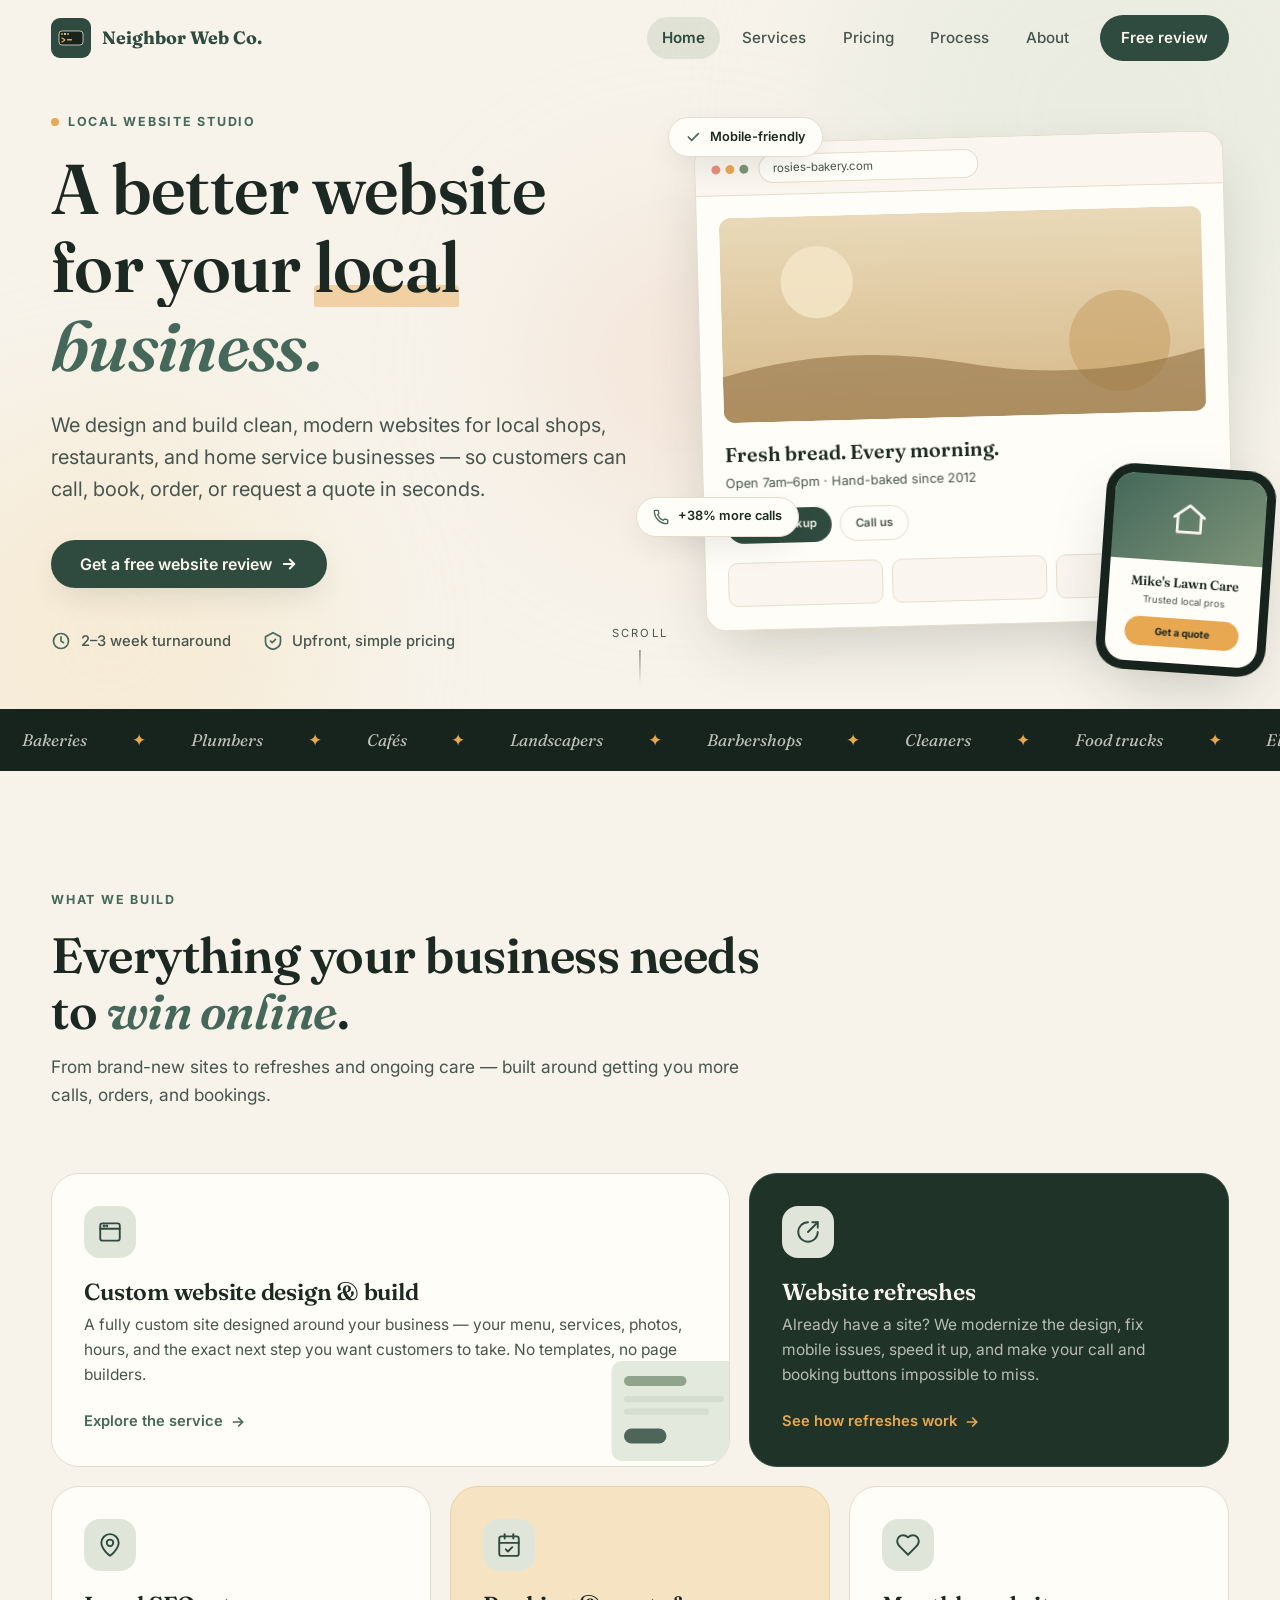
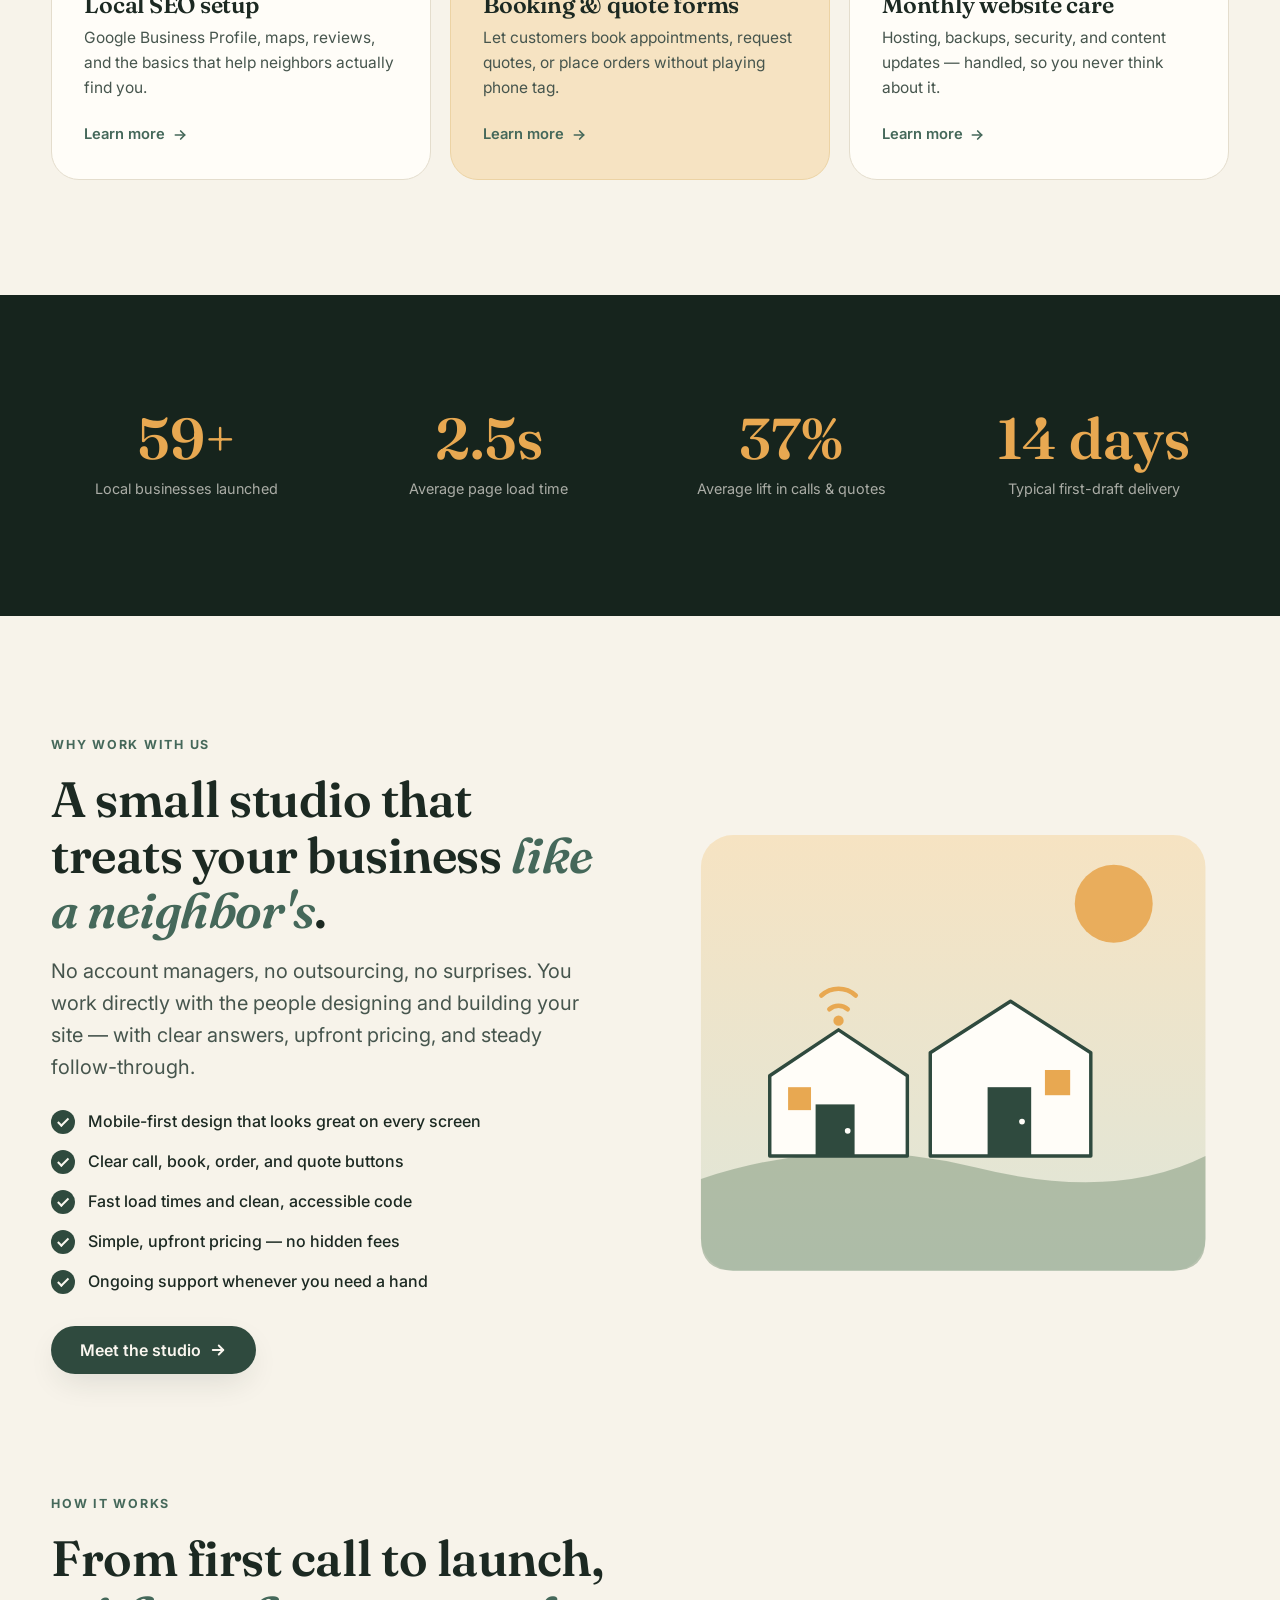
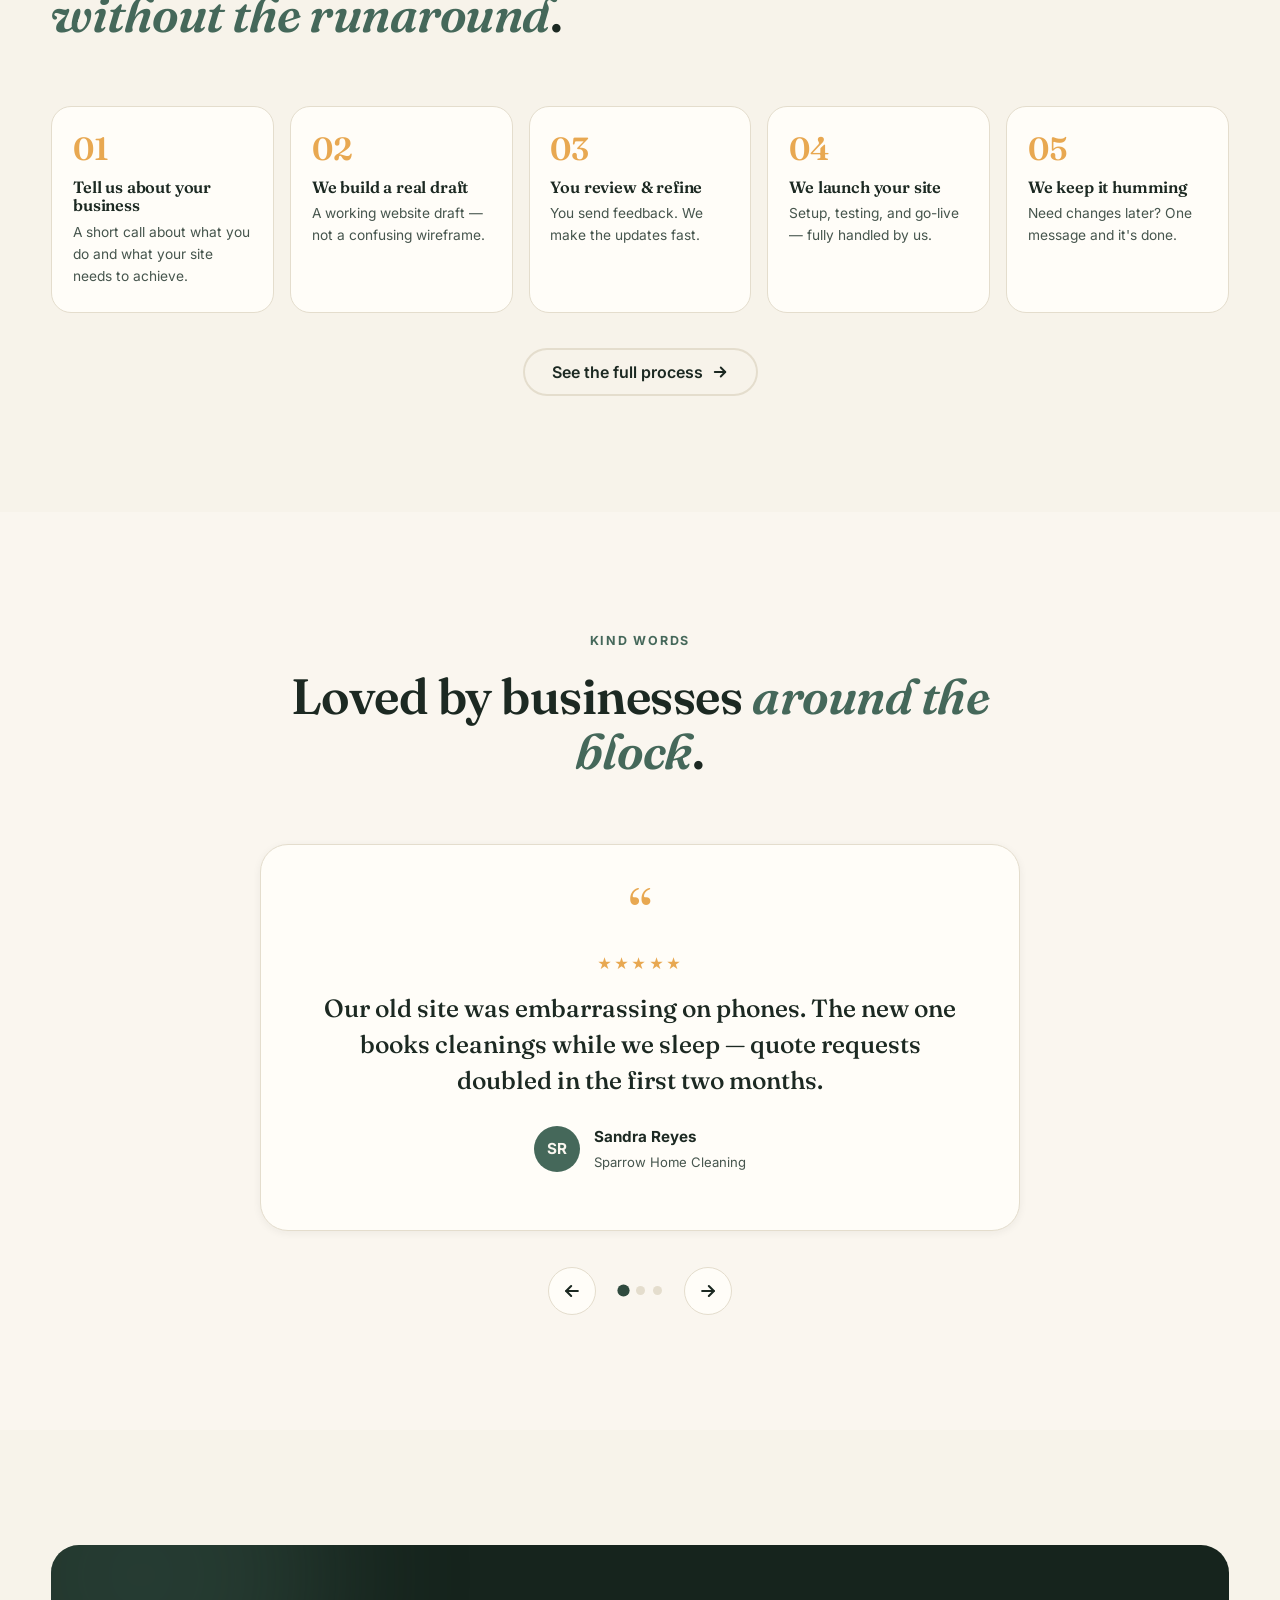
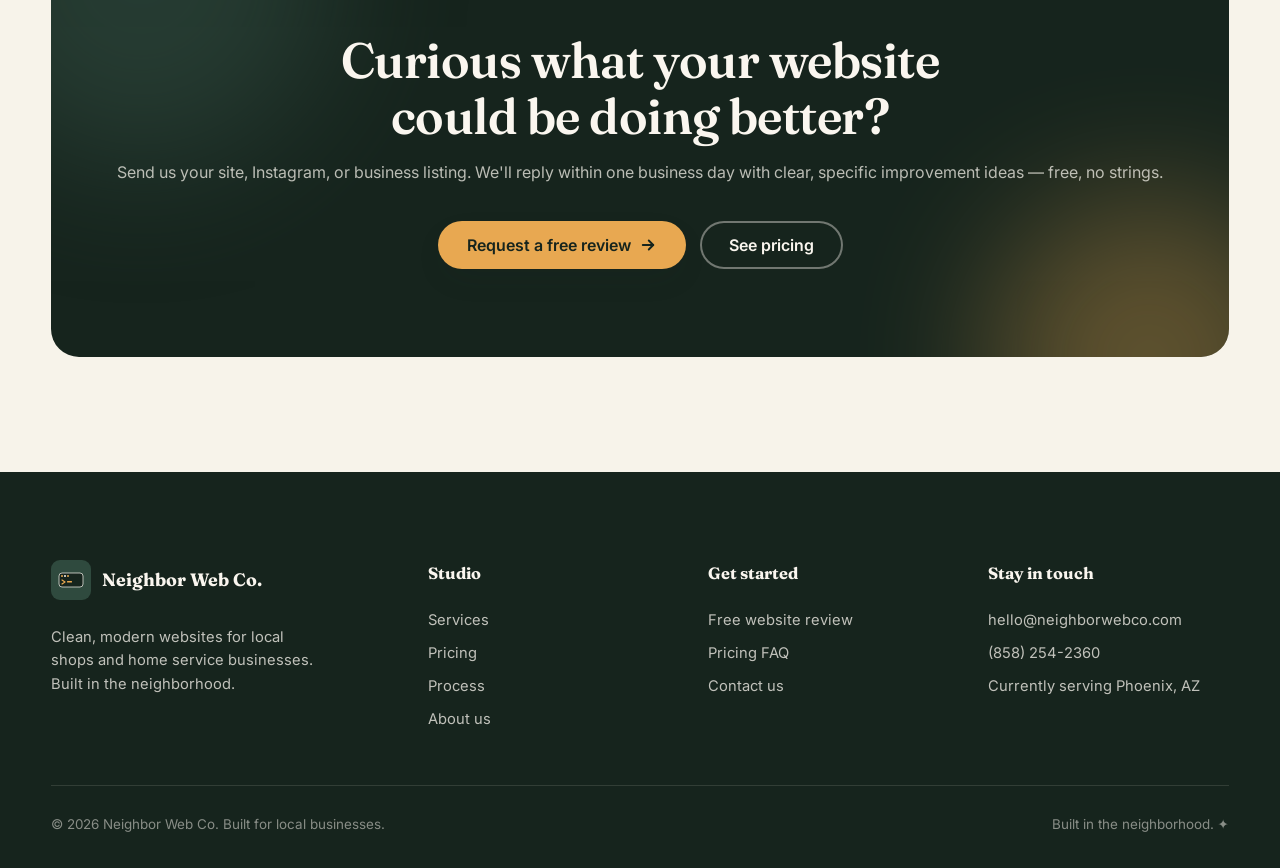
<file: index.html>
<!DOCTYPE html>
<html lang="en">
<head>
  <meta charset="UTF-8" />
  <meta name="viewport" content="width=device-width, initial-scale=1.0" />
  <title>Neighbor Web Co. — Websites for Local Businesses | Affordable Web Design</title>
  <meta name="description" content="Neighbor Web Co. builds clean, modern, mobile-friendly websites for local shops, restaurants, and home service businesses. Simple pricing starting at $950. Free website review." />
  <link rel="canonical" href="https://neighborwebco.com/" />

  <meta property="og:type" content="website" />
  <meta property="og:url" content="https://neighborwebco.com/" />
  <meta property="og:title" content="Neighbor Web Co. — Websites for Local Businesses" />
  <meta property="og:description" content="Clean, modern, mobile-friendly websites for local shops, restaurants, and home service businesses. Simple pricing, fast turnaround, free review." />
  <meta property="og:site_name" content="Neighbor Web Co." />

  <link rel="preconnect" href="https://fonts.googleapis.com" />
  <link rel="preconnect" href="https://fonts.gstatic.com" crossorigin />
  <link href="https://fonts.googleapis.com/css2?family=Fraunces:ital,opsz,wght@0,9..144,400..700;1,9..144,400..700&family=Inter:wght@400;500;600;700&display=swap" rel="stylesheet" />
  <link rel="stylesheet" href="css/styles.css" />

  <script type="application/ld+json">
  {
    "@context": "https://schema.org",
    "@type": "ProfessionalService",
    "name": "Neighbor Web Co.",
    "url": "https://neighborwebco.com/",
    "description": "Neighbor Web Co. builds clean, mobile-friendly websites for local shops, restaurants, and home service businesses.",
    "telephone": "+18582542360",
    "email": "hello@neighborwebco.com",
    "areaServed": { "@type": "Country", "name": "United States" },
    "serviceType": ["Web Design", "Website Development", "Website Redesign", "Local Business Websites", "Monthly Website Maintenance"],
    "priceRange": "$$",
    
  }
  </script>

  <link rel="icon" href="data:image/svg+xml,%3Csvg xmlns='http://www.w3.org/2000/svg' viewBox='0 0 32 32'%3E%3Crect width='32' height='32' rx='7' fill='%232f4a3e'/%3E%3Crect x='6' y='10' width='20' height='12' rx='2' fill='%2316241d' stroke='%23faf6ef' stroke-width='0.6'/%3E%3Ccircle cx='9' cy='13' r='0.9' fill='%23e8a851'/%3E%3Ccircle cx='12' cy='13' r='0.9' fill='%23faf6ef'/%3E%3Ccircle cx='15' cy='13' r='0.9' fill='%23e8a851'/%3E%3Cpath d='M9 17 L11 18.5 L9 20' fill='none' stroke='%23e8a851' stroke-width='1' stroke-linecap='round' stroke-linejoin='round'/%3E%3Crect x='13' y='17.5' width='4' height='1.2' rx='0.4' fill='%23e8a851'/%3E%3C/svg%3E" />
</head>
<body>
  <div class="progress-bar" id="progressBar" aria-hidden="true"></div>

  <!-- ===================== HEADER ===================== -->
  <header class="site-header" id="siteHeader">
    <div class="container nav-inner">
      <a href="index.html" class="brand" aria-label="Neighbor Web Co. home">
        <span class="brand-mark" aria-hidden="true"><svg viewBox="0 0 40 40" xmlns="http://www.w3.org/2000/svg"><rect width="40" height="40" rx="9" fill="#2f4a3e"/><rect x="8" y="13" width="24" height="14" rx="3" fill="#16241d" stroke="#faf6ef" stroke-width="0.7"/><circle cx="11" cy="16" r="1" fill="#e8a851"/><circle cx="14" cy="16" r="1" fill="#faf6ef"/><circle cx="17" cy="16" r="1" fill="#e8a851"/><path d="M11 20 L14 22 L11 24" fill="none" stroke="#e8a851" stroke-width="1.2" stroke-linecap="round" stroke-linejoin="round"/><rect x="16" y="21" width="5" height="1.5" rx="0.5" fill="#e8a851"/></svg></span>
        <span class="brand-name">Neighbor Web Co.</span>
      </a>
      <nav class="primary-nav" aria-label="Primary">
        <a href="index.html" aria-current="page">Home</a>
        <a href="services.html">Services</a>
        <a href="pricing.html">Pricing</a>
        <a href="process.html">Process</a>
        <a href="about.html">About</a>
        <a href="contact.html" class="nav-cta">Free review</a>
      </nav>
      <button class="nav-toggle" id="navToggle" aria-expanded="false" aria-controls="mobileMenu" aria-label="Open menu">
        <span></span><span></span><span></span>
      </button>
    </div>
  </header>
  <div class="mobile-menu" id="mobileMenu">
    <a href="index.html" aria-current="page">Home</a>
    <a href="services.html">Services</a>
    <a href="pricing.html">Pricing</a>
    <a href="process.html">Process</a>
    <a href="about.html">About</a>
    <a href="contact.html">Free review</a>
    <p class="menu-contact">hello@neighborwebco.com · (858) 254-2360</p>
  </div>

  <main>
    <!-- ===================== HERO ===================== -->
    <section class="hero">
      <div class="hero-bg" aria-hidden="true">
        <div class="hero-blob hero-blob-1"></div>
        <div class="hero-blob hero-blob-2"></div>
        <div class="hero-blob hero-blob-3"></div>
      </div>
      <div class="container hero-grid">
        <div class="hero-copy">
          <span class="eyebrow"><span class="dot"></span> Local website studio</span>
          <h1>
            <span class="line"><span>A better website</span></span>
            <span class="line"><span>for your <span class="accent-underline">local</span></span></span>
            <span class="line"><span><span class="accent-text">business.</span></span></span>
          </h1>
          <p class="lede">We design and build clean, modern websites for local shops, restaurants, and home service businesses — so customers can call, book, order, or request a quote in seconds.</p>
          <div class="cta-row">
            <a href="contact.html" class="btn btn-primary">Get a free website review
              <svg viewBox="0 0 24 24" fill="none" stroke="currentColor" stroke-width="2.5" stroke-linecap="round" stroke-linejoin="round"><path d="M5 12h14"/><path d="m13 6 6 6-6 6"/></svg>
            </a>
          </div>
          <div class="hero-meta">
            <div class="meta-item">
              <svg viewBox="0 0 24 24" fill="none" stroke="currentColor" stroke-width="2" stroke-linecap="round" stroke-linejoin="round"><circle cx="12" cy="12" r="9"/><path d="M12 7v5l3 2"/></svg>
              2–3 week turnaround
            </div>
            <div class="meta-item">
              <svg viewBox="0 0 24 24" fill="none" stroke="currentColor" stroke-width="2" stroke-linecap="round" stroke-linejoin="round"><path d="M12 2 3 7v6c0 5 4 8 9 9 5-1 9-4 9-9V7Z"/><path d="m9 12 2 2 4-4"/></svg>
              Upfront, simple pricing
            </div>
          </div>
        </div>

        <div class="hero-visual" aria-hidden="true">
          <div class="mock-window mock-window-main">
            <div class="mock-bar">
              <div class="mock-dots"><span></span><span></span><span></span></div>
              <div class="mock-url">rosies-bakery.com</div>
            </div>
            <div class="mock-body">
              <div class="mock-hero-art">
                <svg viewBox="0 0 400 170" xmlns="http://www.w3.org/2000/svg">
                  <defs>
                    <linearGradient id="heroGrad" x1="0" y1="0" x2="0" y2="1">
                      <stop offset="0" stop-color="#e9d9b8"/><stop offset="1" stop-color="#d6b98a"/>
                    </linearGradient>
                  </defs>
                  <rect width="400" height="170" fill="url(#heroGrad)"/>
                  <circle cx="80" cy="55" r="30" fill="#f5e7c8" opacity="0.85"/>
                  <circle cx="330" cy="110" r="42" fill="#c69b5e" opacity="0.5"/>
                  <path d="M0 132 Q100 105 200 125 T400 118 L400 170 L0 170 Z" fill="#8a6a3f" opacity="0.55"/>
                </svg>
              </div>
              <div class="mock-title">Fresh bread. Every morning.</div>
              <div class="mock-sub">Open 7am–6pm · Hand-baked since 2012</div>
              <div class="mock-cta-row">
                <span class="mock-pill mock-pill-solid">Order pickup</span>
                <span class="mock-pill mock-pill-ghost">Call us</span>
              </div>
              <div class="mock-cards"><span></span><span></span><span></span></div>
            </div>
          </div>

          <div class="mock-phone">
            <div class="mock-phone-screen">
              <div class="mock-phone-art">
                <svg viewBox="0 0 24 24" fill="none" stroke="currentColor" stroke-width="1.6" stroke-linecap="round" stroke-linejoin="round"><path d="m3 11 9-7 9 7"/><path d="M5 10v10h14V10"/></svg>
              </div>
              <div class="mp-title">Mike's Lawn Care</div>
              <div class="mp-sub">Trusted local pros</div>
              <div class="mp-btn">Get a quote</div>
            </div>
          </div>

          <div class="float-chip float-chip-1">
            <svg viewBox="0 0 24 24" fill="none" stroke="currentColor" stroke-width="2.5" stroke-linecap="round" stroke-linejoin="round"><path d="M5 12l5 5L20 7"/></svg>
            Mobile-friendly
          </div>
          <div class="float-chip float-chip-2">
            <svg viewBox="0 0 24 24" fill="none" stroke="currentColor" stroke-width="2" stroke-linecap="round" stroke-linejoin="round"><path d="M22 16.92V21a1 1 0 0 1-1.1 1A19 19 0 0 1 2 3.1 1 1 0 0 1 3 2h4.1a1 1 0 0 1 1 .9 13 13 0 0 0 .7 3 1 1 0 0 1-.2 1L7 8.5a16 16 0 0 0 8.5 8.5l1.6-1.6a1 1 0 0 1 1-.2 13 13 0 0 0 3 .7 1 1 0 0 1 .9 1Z"/></svg>
            +38% more calls
          </div>
        </div>
      </div>
      <div class="scroll-hint" aria-hidden="true">Scroll</div>
    </section>

    <!-- ===================== MARQUEE ===================== -->
    <div class="marquee-band" aria-hidden="true">
      <div class="marquee">
        <div class="marquee-group">
          <span>Bakeries</span><span class="star">✦</span><span>Plumbers</span><span class="star">✦</span><span>Cafés</span><span class="star">✦</span><span>Landscapers</span><span class="star">✦</span><span>Barbershops</span><span class="star">✦</span><span>Cleaners</span><span class="star">✦</span><span>Food trucks</span><span class="star">✦</span><span>Electricians</span><span class="star">✦</span><span>Florists</span><span class="star">✦</span><span>Gyms</span><span class="star">✦</span>
        </div>
        <div class="marquee-group">
          <span>Bakeries</span><span class="star">✦</span><span>Plumbers</span><span class="star">✦</span><span>Cafés</span><span class="star">✦</span><span>Landscapers</span><span class="star">✦</span><span>Barbershops</span><span class="star">✦</span><span>Cleaners</span><span class="star">✦</span><span>Food trucks</span><span class="star">✦</span><span>Electricians</span><span class="star">✦</span><span>Florists</span><span class="star">✦</span><span>Gyms</span><span class="star">✦</span>
        </div>
      </div>
    </div>

    <!-- ===================== SERVICES BENTO ===================== -->
    <section class="section">
      <div class="container">
        <div class="section-head" data-reveal>
          <span class="eyebrow">What we build</span>
          <h2>Everything your business needs to <span class="accent-text">win online</span>.</h2>
          <p class="section-sub">From brand-new sites to refreshes and ongoing care — built around getting you more calls, orders, and bookings.</p>
        </div>

        <div class="bento" data-reveal-stagger>
          <article class="bento-card b-span-7">
            <div class="bento-icon">
              <svg viewBox="0 0 24 24" fill="none" stroke="currentColor" stroke-width="1.75" stroke-linecap="round" stroke-linejoin="round"><path d="M3 9h18"/><rect x="3" y="4" width="18" height="16" rx="2"/><circle cx="6.5" cy="6.5" r="0.5"/><circle cx="9" cy="6.5" r="0.5"/></svg>
            </div>
            <h3>Custom website design &amp; build</h3>
            <p>A fully custom site designed around your business — your menu, services, photos, hours, and the exact next step you want customers to take. No templates, no page builders.</p>
            <a href="services.html" class="card-link">Explore the service
              <svg viewBox="0 0 24 24" fill="none" stroke="currentColor" stroke-width="2.5" stroke-linecap="round" stroke-linejoin="round"><path d="M5 12h14"/><path d="m13 6 6 6-6 6"/></svg>
            </a>
            <svg class="bento-art" viewBox="0 0 120 120" xmlns="http://www.w3.org/2000/svg" aria-hidden="true">
              <rect x="10" y="20" width="100" height="80" rx="8" fill="#dfe6d9"/>
              <rect x="20" y="32" width="50" height="8" rx="4" fill="#7d9479"/>
              <rect x="20" y="48" width="80" height="5" rx="2.5" fill="#cdd7c8"/>
              <rect x="20" y="58" width="68" height="5" rx="2.5" fill="#cdd7c8"/>
              <rect x="20" y="74" width="34" height="12" rx="6" fill="#2f4a3e"/>
            </svg>
          </article>

          <article class="bento-card b-span-5 bento-card-dark">
            <div class="bento-icon">
              <svg viewBox="0 0 24 24" fill="none" stroke="currentColor" stroke-width="1.75" stroke-linecap="round" stroke-linejoin="round"><path d="M21 12a9 9 0 1 1-9-9"/><path d="M21 3 12 12"/><path d="M16 3h5v5"/></svg>
            </div>
            <h3>Website refreshes</h3>
            <p>Already have a site? We modernize the design, fix mobile issues, speed it up, and make your call and booking buttons impossible to miss.</p>
            <a href="services.html#refresh" class="card-link">See how refreshes work
              <svg viewBox="0 0 24 24" fill="none" stroke="currentColor" stroke-width="2.5" stroke-linecap="round" stroke-linejoin="round"><path d="M5 12h14"/><path d="m13 6 6 6-6 6"/></svg>
            </a>
          </article>

          <article class="bento-card b-span-4">
            <div class="bento-icon">
              <svg viewBox="0 0 24 24" fill="none" stroke="currentColor" stroke-width="1.75" stroke-linecap="round" stroke-linejoin="round"><path d="M20 10c0 6-8 12-8 12s-8-6-8-12a8 8 0 0 1 16 0Z"/><circle cx="12" cy="10" r="3"/></svg>
            </div>
            <h3>Local SEO setup</h3>
            <p>Google Business Profile, maps, reviews, and the basics that help neighbors actually find you.</p>
            <a href="services.html#seo" class="card-link">Learn more
              <svg viewBox="0 0 24 24" fill="none" stroke="currentColor" stroke-width="2.5" stroke-linecap="round" stroke-linejoin="round"><path d="M5 12h14"/><path d="m13 6 6 6-6 6"/></svg>
            </a>
          </article>

          <article class="bento-card b-span-4 bento-card-amber">
            <div class="bento-icon">
              <svg viewBox="0 0 24 24" fill="none" stroke="currentColor" stroke-width="1.75" stroke-linecap="round" stroke-linejoin="round"><path d="M8 2v4"/><path d="M16 2v4"/><rect x="3" y="4" width="18" height="18" rx="2"/><path d="M3 10h18"/><path d="m9 16 2 2 4-4"/></svg>
            </div>
            <h3>Booking &amp; quote forms</h3>
            <p>Let customers book appointments, request quotes, or place orders without playing phone tag.</p>
            <a href="services.html#forms" class="card-link">Learn more
              <svg viewBox="0 0 24 24" fill="none" stroke="currentColor" stroke-width="2.5" stroke-linecap="round" stroke-linejoin="round"><path d="M5 12h14"/><path d="m13 6 6 6-6 6"/></svg>
            </a>
          </article>

          <article class="bento-card b-span-4">
            <div class="bento-icon">
              <svg viewBox="0 0 24 24" fill="none" stroke="currentColor" stroke-width="1.75" stroke-linecap="round" stroke-linejoin="round"><path d="M19 14c1.5-1.5 3-3.2 3-5.5A5.5 5.5 0 0 0 16.5 3c-1.8 0-3 .5-4.5 2-1.5-1.5-2.7-2-4.5-2A5.5 5.5 0 0 0 2 8.5c0 2.3 1.5 4 3 5.5l7 7Z"/></svg>
            </div>
            <h3>Monthly website care</h3>
            <p>Hosting, backups, security, and content updates — handled, so you never think about it.</p>
            <a href="services.html#care" class="card-link">Learn more
              <svg viewBox="0 0 24 24" fill="none" stroke="currentColor" stroke-width="2.5" stroke-linecap="round" stroke-linejoin="round"><path d="M5 12h14"/><path d="m13 6 6 6-6 6"/></svg>
            </a>
          </article>
        </div>
      </div>
    </section>

    <!-- ===================== STATS ===================== -->
    <section class="section section-dark stats-band">
      <div class="container">
        <div class="stats-grid" data-reveal-stagger>
          <div class="stat">
            <div class="stat-num"><span data-count="60" data-suffix="+">0</span></div>
            <div class="stat-label">Local businesses launched</div>
          </div>
          <div class="stat">
            <div class="stat-num"><span data-count="2.5" data-suffix="s">0</span></div>
            <div class="stat-label">Average page load time</div>
          </div>
          <div class="stat">
            <div class="stat-num"><span data-count="38" data-suffix="%">0</span></div>
            <div class="stat-label">Average lift in calls &amp; quotes</div>
          </div>
          <div class="stat">
            <div class="stat-num"><span data-count="14" data-suffix=" days">0</span></div>
            <div class="stat-label">Typical first-draft delivery</div>
          </div>
        </div>
      </div>
    </section>

    <!-- ===================== WHY US ===================== -->
    <section class="section">
      <div class="container split">
        <div data-reveal="left">
          <span class="eyebrow">Why work with us</span>
          <h2>A small studio that treats your business <span class="accent-text">like a neighbor's</span>.</h2>
          <p class="lede" style="margin-top: 1rem;">No account managers, no outsourcing, no surprises. You work directly with the people designing and building your site — with clear answers, upfront pricing, and steady follow-through.</p>
          <ul class="checklist">
            <li><span class="check" aria-hidden="true"></span>Mobile-first design that looks great on every screen</li>
            <li><span class="check" aria-hidden="true"></span>Clear call, book, order, and quote buttons</li>
            <li><span class="check" aria-hidden="true"></span>Fast load times and clean, accessible code</li>
            <li><span class="check" aria-hidden="true"></span>Simple, upfront pricing — no hidden fees</li>
            <li><span class="check" aria-hidden="true"></span>Ongoing support whenever you need a hand</li>
          </ul>
          <div class="cta-row" style="margin-top: 2rem;">
            <a href="about.html" class="btn btn-primary">Meet the studio
              <svg viewBox="0 0 24 24" fill="none" stroke="currentColor" stroke-width="2.5" stroke-linecap="round" stroke-linejoin="round"><path d="M5 12h14"/><path d="m13 6 6 6-6 6"/></svg>
            </a>
          </div>
        </div>

        <div class="split-visual plain" data-reveal="right" aria-hidden="true">
          <svg viewBox="0 0 480 420" xmlns="http://www.w3.org/2000/svg">
            <defs>
              <linearGradient id="skyGrad" x1="0" y1="0" x2="0" y2="1">
                <stop offset="0" stop-color="#f6e3c2"/><stop offset="1" stop-color="#dfe6d9"/>
              </linearGradient>
            </defs>
            <rect x="20" y="20" width="440" height="380" rx="28" fill="url(#skyGrad)"/>
            <circle cx="380" cy="80" r="34" fill="#e8a851" opacity="0.9"/>
            <path d="M20 320 Q140 280 260 310 T460 300 L460 372 Q460 400 432 400 L48 400 Q20 400 20 372 Z" fill="#7d9479" opacity="0.5"/>
            <!-- houses -->
            <g stroke="#2f4a3e" stroke-width="3" stroke-linejoin="round" fill="#fffdf8">
              <path d="M80 300 L80 230 L140 190 L200 230 L200 300 Z"/>
              <path d="M220 300 L220 210 L290 165 L360 210 L360 300 Z"/>
            </g>
            <rect x="120" y="255" width="34" height="45" fill="#2f4a3e"/>
            <rect x="270" y="240" width="38" height="60" fill="#2f4a3e"/>
            <rect x="96" y="240" width="20" height="20" fill="#e8a851"/>
            <rect x="320" y="225" width="22" height="22" fill="#e8a851"/>
            <circle cx="148" cy="278" r="2.5" fill="#fffdf8"/>
            <circle cx="300" cy="270" r="2.5" fill="#fffdf8"/>
            <!-- wifi signal above the small house -->
            <g stroke="#e8a851" stroke-width="4" fill="none" stroke-linecap="round">
              <path d="M125 160 a22 22 0 0 1 30 0"/>
              <path d="M132 172 a12 12 0 0 1 16 0"/>
              <circle cx="140" cy="182" r="2.5" fill="#e8a851"/>
            </g>
          </svg>
        </div>
      </div>
    </section>

    <!-- ===================== PROCESS TEASER ===================== -->
    <section class="section" style="padding-top: 0;">
      <div class="container">
        <div class="section-head" data-reveal>
          <span class="eyebrow">How it works</span>
          <h2>From first call to launch, <span class="accent-text">without the runaround</span>.</h2>
        </div>
        <ol class="process-flow" data-reveal-stagger>
          <li class="flow-step">
            <div class="step-num">01</div>
            <h3>Tell us about your business</h3>
            <p>A short call about what you do and what your site needs to achieve.</p>
          </li>
          <li class="flow-step">
            <div class="step-num">02</div>
            <h3>We build a real draft</h3>
            <p>A working website draft — not a confusing wireframe.</p>
          </li>
          <li class="flow-step">
            <div class="step-num">03</div>
            <h3>You review &amp; refine</h3>
            <p>You send feedback. We make the updates fast.</p>
          </li>
          <li class="flow-step">
            <div class="step-num">04</div>
            <h3>We launch your site</h3>
            <p>Setup, testing, and go-live — fully handled by us.</p>
          </li>
          <li class="flow-step">
            <div class="step-num">05</div>
            <h3>We keep it humming</h3>
            <p>Need changes later? One message and it's done.</p>
          </li>
        </ol>
        <p style="text-align:center; margin-top: 2.2rem;" data-reveal>
          <a href="process.html" class="btn btn-secondary">See the full process
            <svg viewBox="0 0 24 24" fill="none" stroke="currentColor" stroke-width="2.5" stroke-linecap="round" stroke-linejoin="round"><path d="M5 12h14"/><path d="m13 6 6 6-6 6"/></svg>
          </a>
        </p>
      </div>
    </section>

    <!-- ===================== TESTIMONIALS ===================== -->
    <section class="section testimonials" style="background: var(--cream);">
      <div class="container">
        <div class="section-head section-head-center" data-reveal>
          <span class="eyebrow">Kind words</span>
          <h2>Loved by businesses <span class="accent-text">around the block</span>.</h2>
        </div>

        <div class="slider" id="testimonialSlider" data-reveal>
          <div class="slider-track">
            <div class="slide">
              <div class="testimonial-card">
                <span class="quote-mark" aria-hidden="true">&ldquo;</span>
                <div class="stars" aria-label="5 out of 5 stars">★★★★★</div>
                <blockquote>Our old site was embarrassing on phones. The new one books cleanings while we sleep — quote requests doubled in the first two months.</blockquote>
                <div class="attrib">
                  <span class="avatar" style="background: var(--green-500);">SR</span>
                  <div class="who"><strong>Sandra Reyes</strong><span>Sparrow Home Cleaning</span></div>
                </div>
              </div>
            </div>
            <div class="slide">
              <div class="testimonial-card">
                <span class="quote-mark" aria-hidden="true">&ldquo;</span>
                <div class="stars" aria-label="5 out of 5 stars">★★★★★</div>
                <blockquote>They explained everything in plain English, hit every deadline, and the online ordering link alone paid for the site in a month.</blockquote>
                <div class="attrib">
                  <span class="avatar" style="background: var(--terracotta);">RM</span>
                  <div class="who"><strong>Rosie Marchetti</strong><span>Rosie's Bakery</span></div>
                </div>
              </div>
            </div>
            <div class="slide">
              <div class="testimonial-card">
                <span class="quote-mark" aria-hidden="true">&ldquo;</span>
                <div class="stars" aria-label="5 out of 5 stars">★★★★★</div>
                <blockquote>I'm not a tech guy. I send one text when I need something changed and it's done the same week. That's worth every penny of the care plan.</blockquote>
                <div class="attrib">
                  <span class="avatar" style="background: var(--amber); color: var(--green-950);">MT</span>
                  <div class="who"><strong>Mike Torres</strong><span>Mike's Lawn Care</span></div>
                </div>
              </div>
            </div>
          </div>
          <div class="slider-nav">
            <button class="slider-btn" data-prev aria-label="Previous testimonial">
              <svg viewBox="0 0 24 24" fill="none" stroke="currentColor" stroke-width="2.5" stroke-linecap="round" stroke-linejoin="round"><path d="M19 12H5"/><path d="m11 18-6-6 6-6"/></svg>
            </button>
            <div class="slider-dots"></div>
            <button class="slider-btn" data-next aria-label="Next testimonial">
              <svg viewBox="0 0 24 24" fill="none" stroke="currentColor" stroke-width="2.5" stroke-linecap="round" stroke-linejoin="round"><path d="M5 12h14"/><path d="m13 6 6 6-6 6"/></svg>
            </button>
          </div>
        </div>
      </div>
    </section>

    <!-- ===================== CTA ===================== -->
    <section class="section">
      <div class="container">
        <div class="cta-band" data-reveal>
          <h2>Curious what your website could be doing better?</h2>
          <p>Send us your site, Instagram, or business listing. We'll reply within one business day with clear, specific improvement ideas — free, no strings.</p>
          <div class="cta-row">
            <a href="contact.html" class="btn btn-amber">Request a free review
              <svg viewBox="0 0 24 24" fill="none" stroke="currentColor" stroke-width="2.5" stroke-linecap="round" stroke-linejoin="round"><path d="M5 12h14"/><path d="m13 6 6 6-6 6"/></svg>
            </a>
            <a href="pricing.html" class="btn btn-secondary">See pricing</a>
          </div>
        </div>
      </div>
    </section>
  </main>

  <!-- ===================== FOOTER ===================== -->
  <footer class="site-footer">
    <div class="container footer-grid">
      <div class="footer-brand">
        <a href="index.html" class="brand" aria-label="Neighbor Web Co. home">
          <span class="brand-mark" aria-hidden="true"><svg viewBox="0 0 40 40" xmlns="http://www.w3.org/2000/svg"><rect width="40" height="40" rx="9" fill="#2f4a3e"/><rect x="8" y="13" width="24" height="14" rx="3" fill="#16241d" stroke="#faf6ef" stroke-width="0.7"/><circle cx="11" cy="16" r="1" fill="#e8a851"/><circle cx="14" cy="16" r="1" fill="#faf6ef"/><circle cx="17" cy="16" r="1" fill="#e8a851"/><path d="M11 20 L14 22 L11 24" fill="none" stroke="#e8a851" stroke-width="1.2" stroke-linecap="round" stroke-linejoin="round"/><rect x="16" y="21" width="5" height="1.5" rx="0.5" fill="#e8a851"/></svg></span>
          <span class="brand-name">Neighbor Web Co.</span>
        </a>
        <p class="footer-desc">Clean, modern websites for local shops and home service businesses. Built in the neighborhood.</p>
      </div>
      <div class="footer-col">
        <h4>Studio</h4>
        <a href="services.html">Services</a>
        <a href="pricing.html">Pricing</a>
        <a href="process.html">Process</a>
        <a href="about.html">About us</a>
      </div>
      <div class="footer-col">
        <h4>Get started</h4>
        <a href="contact.html">Free website review</a>
        <a href="pricing.html#faq">Pricing FAQ</a>
        <a href="contact.html">Contact us</a>
      </div>
      <div class="footer-col">
        <h4>Stay in touch</h4>
        <a href="mailto:hello@neighborwebco.com">hello@neighborwebco.com</a>
        <a href="tel:+18582542360">(858) 254-2360</a>
        <a href="phoenix-web-design.html">Currently serving Phoenix, AZ</a>
      </div>
    </div>
    <div class="container footer-bottom">
      <p>&copy; <span data-year></span> Neighbor Web Co. Built for local businesses.</p>
      <p>Built in the neighborhood. ✦</p>
    </div>
  </footer>

  <button class="back-to-top" id="backToTop" aria-label="Back to top">
    <svg viewBox="0 0 24 24" fill="none" stroke="currentColor" stroke-width="2.5" stroke-linecap="round" stroke-linejoin="round"><path d="M12 19V5"/><path d="m5 12 7-7 7 7"/></svg>
  </button>

  <script src="js/main.js" defer></script>
</body>
</html>
</file>
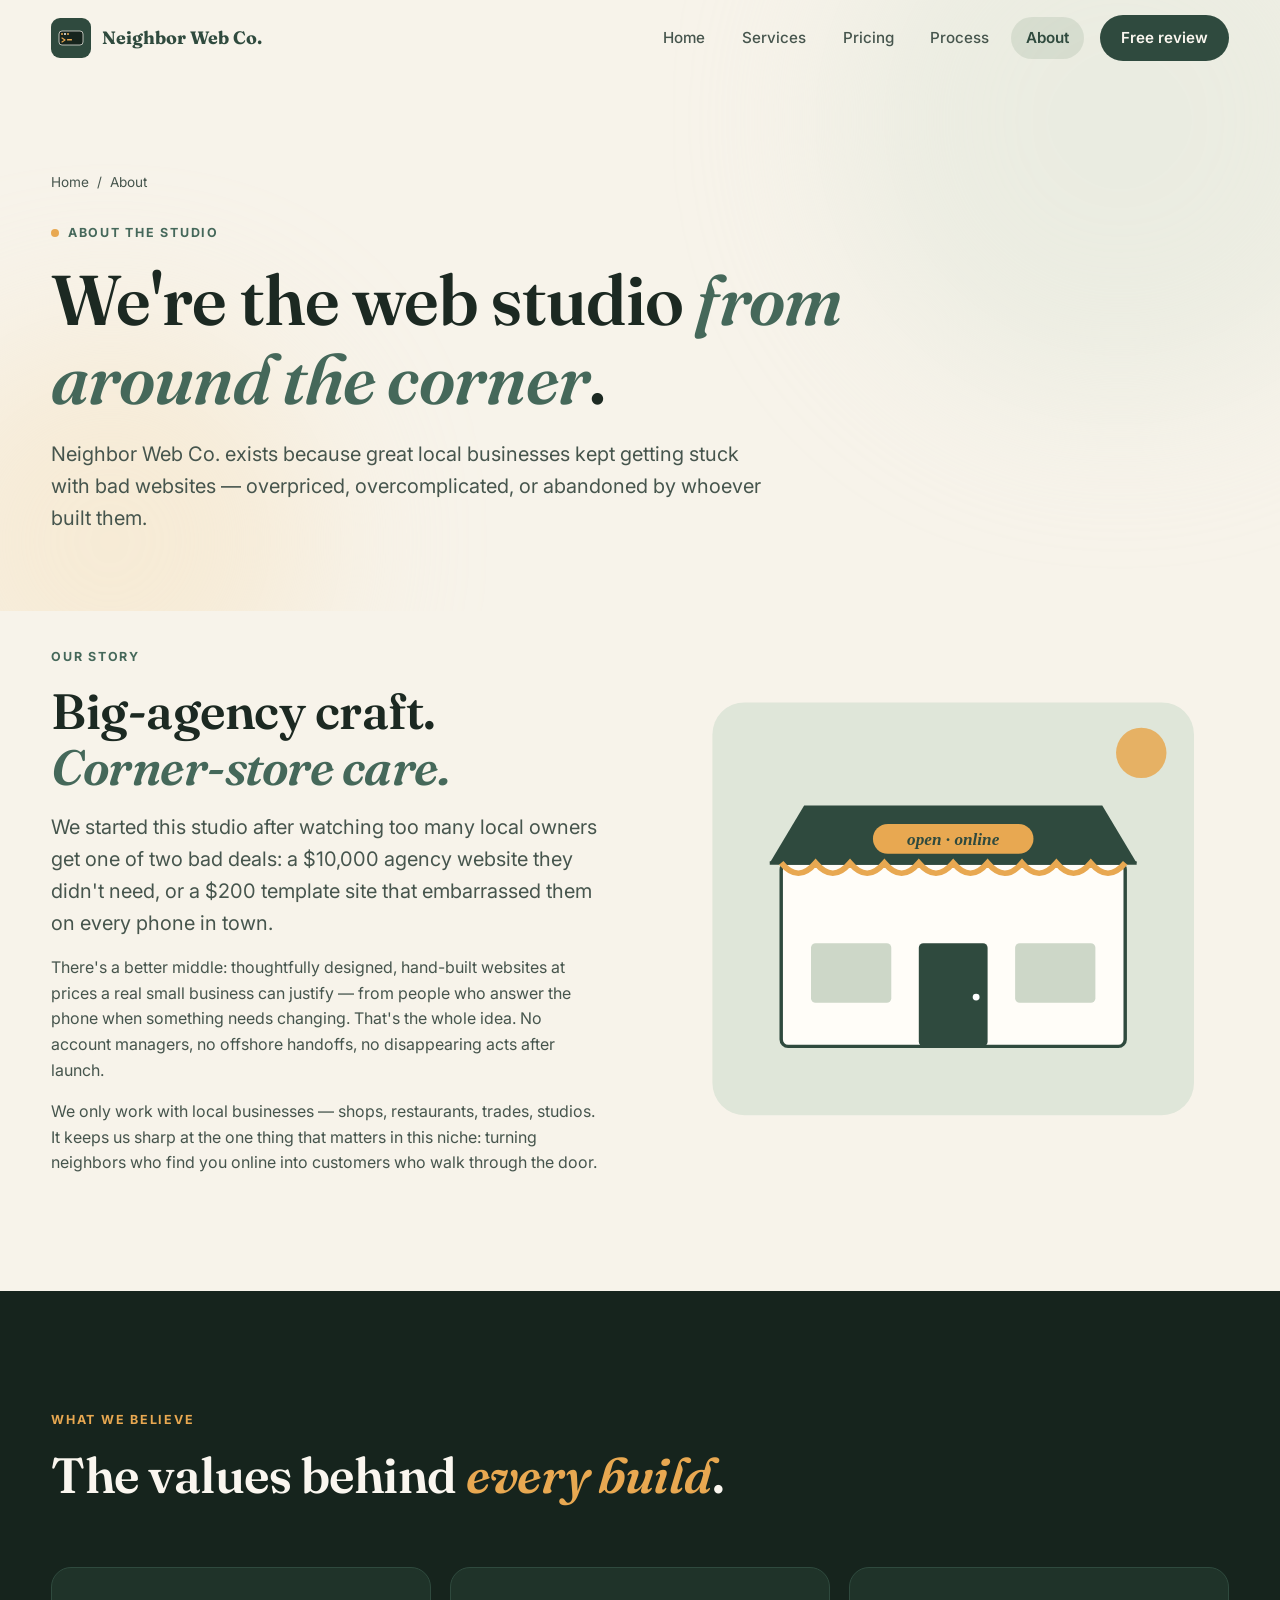
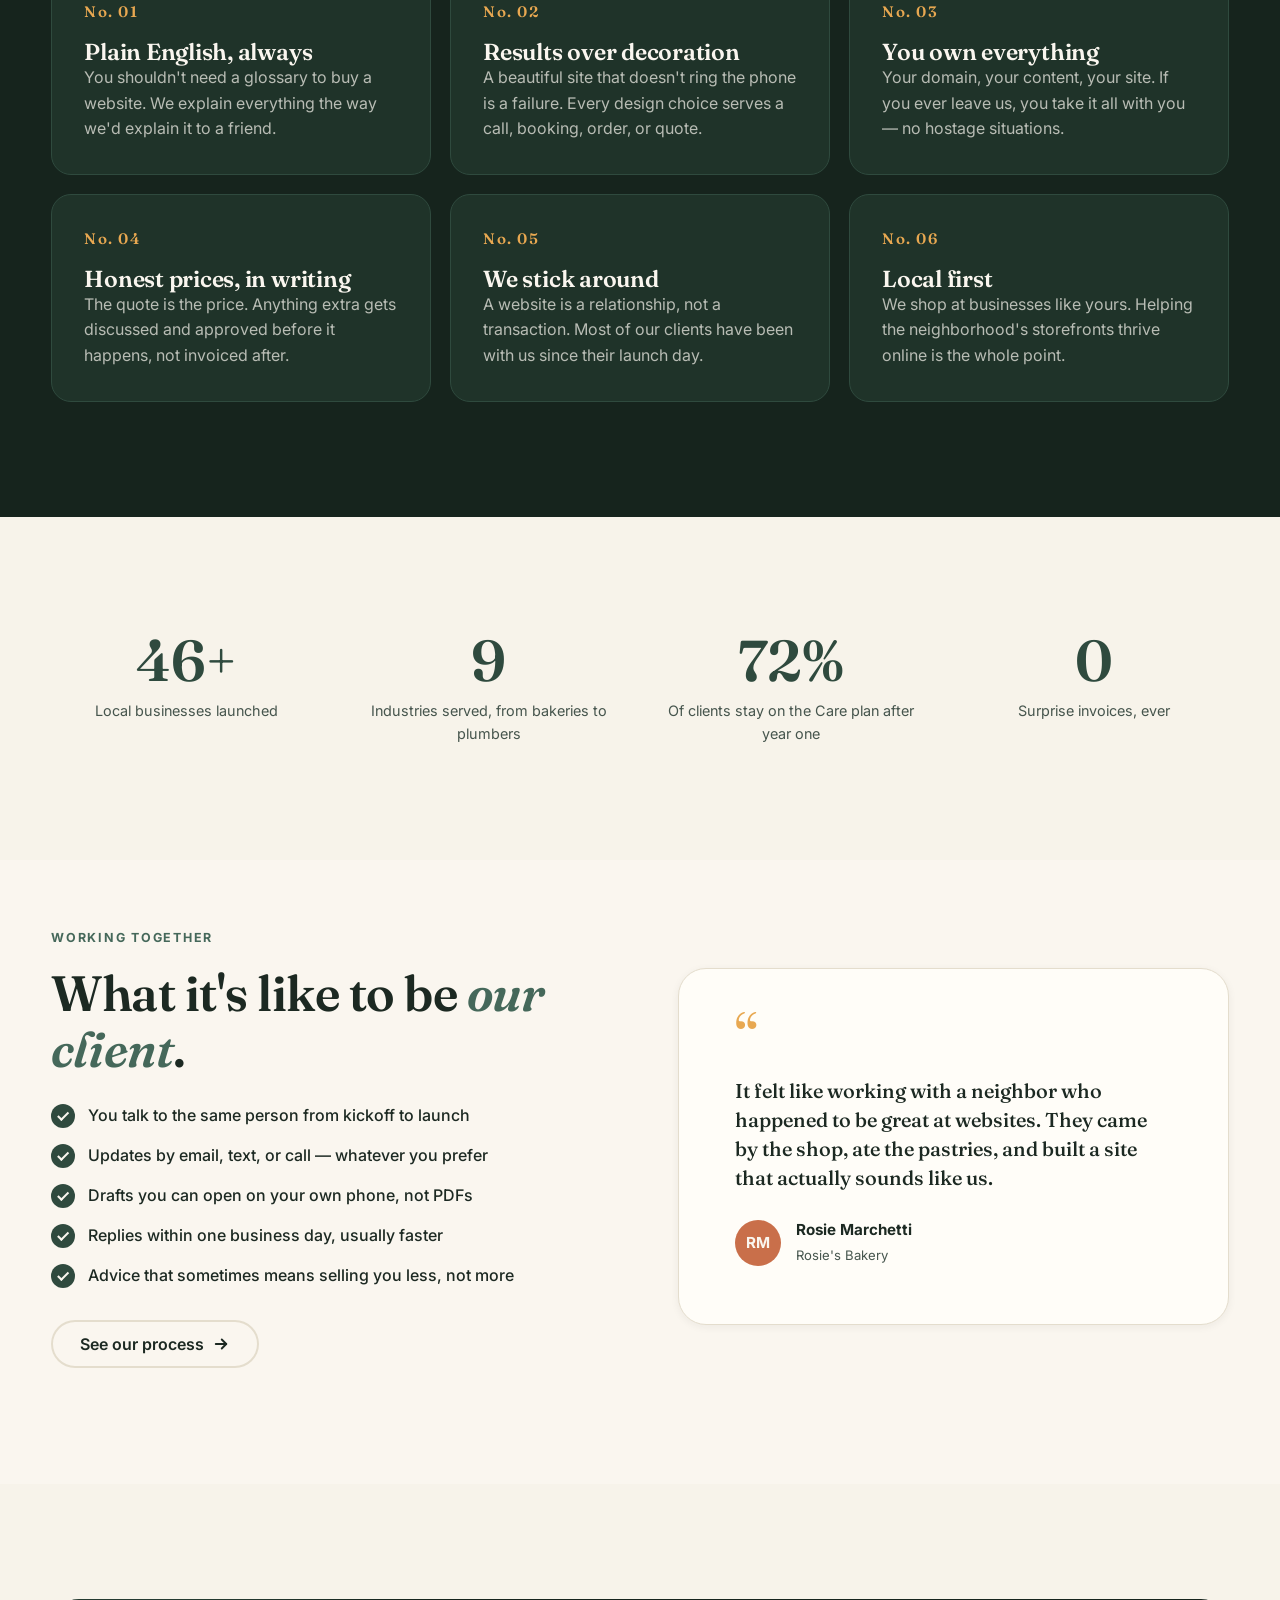
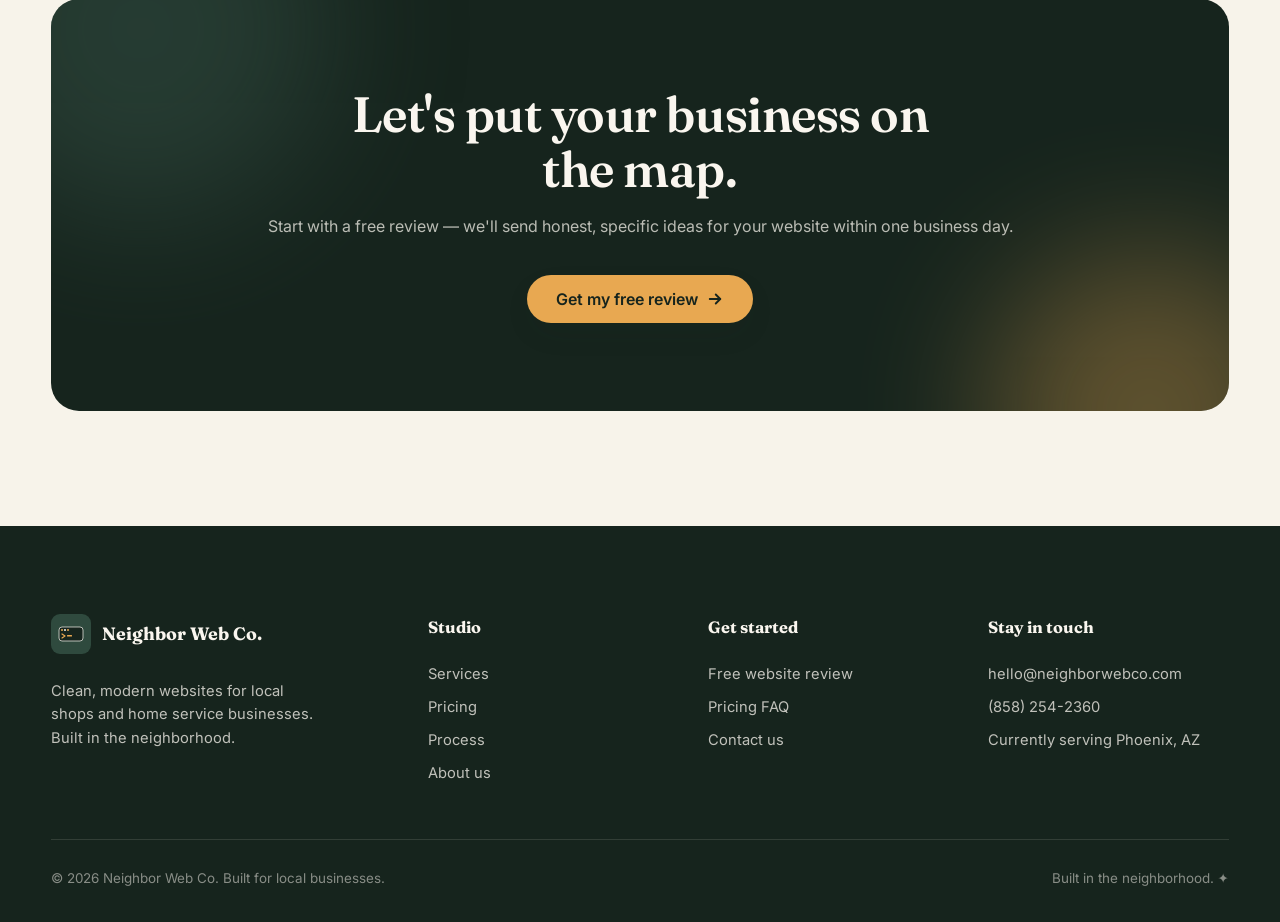
<file: about.html>
<!DOCTYPE html>
<html lang="en">
<head>
  <meta charset="UTF-8" />
  <meta name="viewport" content="width=device-width, initial-scale=1.0" />
  <title>About — Neighbor Web Co. | A Small Studio for Local Business</title>
  <meta name="description" content="Neighbor Web Co. is a small web studio that builds websites exclusively for local businesses. Meet the studio and the values behind the work." />
  <link rel="canonical" href="https://neighborwebco.com/about" />

  <link rel="preconnect" href="https://fonts.googleapis.com" />
  <link rel="preconnect" href="https://fonts.gstatic.com" crossorigin />
  <link href="https://fonts.googleapis.com/css2?family=Fraunces:ital,opsz,wght@0,9..144,400..700;1,9..144,400..700&family=Inter:wght@400;500;600;700&display=swap" rel="stylesheet" />
  <link rel="stylesheet" href="css/styles.css" />
  <link rel="icon" href="data:image/svg+xml,%3Csvg xmlns='http://www.w3.org/2000/svg' viewBox='0 0 32 32'%3E%3Crect width='32' height='32' rx='7' fill='%232f4a3e'/%3E%3Crect x='6' y='10' width='20' height='12' rx='2' fill='%2316241d' stroke='%23faf6ef' stroke-width='0.6'/%3E%3Ccircle cx='9' cy='13' r='0.9' fill='%23e8a851'/%3E%3Ccircle cx='12' cy='13' r='0.9' fill='%23faf6ef'/%3E%3Ccircle cx='15' cy='13' r='0.9' fill='%23e8a851'/%3E%3Cpath d='M9 17 L11 18.5 L9 20' fill='none' stroke='%23e8a851' stroke-width='1' stroke-linecap='round' stroke-linejoin='round'/%3E%3Crect x='13' y='17.5' width='4' height='1.2' rx='0.4' fill='%23e8a851'/%3E%3C/svg%3E" />
</head>
<body>
  <div class="progress-bar" id="progressBar" aria-hidden="true"></div>

  <header class="site-header" id="siteHeader">
    <div class="container nav-inner">
      <a href="index.html" class="brand" aria-label="Neighbor Web Co. home">
        <span class="brand-mark" aria-hidden="true"><svg viewBox="0 0 40 40" xmlns="http://www.w3.org/2000/svg"><rect width="40" height="40" rx="9" fill="#2f4a3e"/><rect x="8" y="13" width="24" height="14" rx="3" fill="#16241d" stroke="#faf6ef" stroke-width="0.7"/><circle cx="11" cy="16" r="1" fill="#e8a851"/><circle cx="14" cy="16" r="1" fill="#faf6ef"/><circle cx="17" cy="16" r="1" fill="#e8a851"/><path d="M11 20 L14 22 L11 24" fill="none" stroke="#e8a851" stroke-width="1.2" stroke-linecap="round" stroke-linejoin="round"/><rect x="16" y="21" width="5" height="1.5" rx="0.5" fill="#e8a851"/></svg></span>
        <span class="brand-name">Neighbor Web Co.</span>
      </a>
      <nav class="primary-nav" aria-label="Primary">
        <a href="index.html">Home</a>
        <a href="services.html">Services</a>
        <a href="pricing.html">Pricing</a>
        <a href="process.html">Process</a>
        <a href="about.html" aria-current="page">About</a>
        <a href="contact.html" class="nav-cta">Free review</a>
      </nav>
      <button class="nav-toggle" id="navToggle" aria-expanded="false" aria-controls="mobileMenu" aria-label="Open menu">
        <span></span><span></span><span></span>
      </button>
    </div>
  </header>
  <div class="mobile-menu" id="mobileMenu">
    <a href="index.html">Home</a>
    <a href="services.html">Services</a>
    <a href="pricing.html">Pricing</a>
    <a href="process.html">Process</a>
    <a href="about.html" aria-current="page">About</a>
    <a href="contact.html">Free review</a>
    <p class="menu-contact">hello@neighborwebco.com · (858) 254-2360</p>
  </div>

  <main>
    <section class="page-hero">
      <div class="hero-bg" aria-hidden="true">
        <div class="hero-blob hero-blob-1"></div>
        <div class="hero-blob hero-blob-2"></div>
      </div>
      <div class="container">
        <nav class="breadcrumb" aria-label="Breadcrumb"><a href="index.html">Home</a> <span>/</span> <span>About</span></nav>
        <span class="eyebrow"><span class="dot"></span> About the studio</span>
        <h1>We're the web studio <span class="accent-text">from around the corner</span>.</h1>
        <p class="lede">Neighbor Web Co. exists because great local businesses kept getting stuck with bad websites — overpriced, overcomplicated, or abandoned by whoever built them.</p>
      </div>
    </section>

    <!-- ===================== STORY ===================== -->
    <section class="section" style="padding-top: 2rem;">
      <div class="container split">
        <div data-reveal="left">
          <span class="eyebrow">Our story</span>
          <h2>Big-agency craft. <span class="accent-text">Corner-store care.</span></h2>
          <p class="lede" style="margin-top: 1rem;">We started this studio after watching too many local owners get one of two bad deals: a $10,000 agency website they didn't need, or a $200 template site that embarrassed them on every phone in town.</p>
          <p style="margin-top: 1rem; color: var(--ink-soft);">There's a better middle: thoughtfully designed, hand-built websites at prices a real small business can justify — from people who answer the phone when something needs changing. That's the whole idea. No account managers, no offshore handoffs, no disappearing acts after launch.</p>
          <p style="margin-top: 1rem; color: var(--ink-soft);">We only work with local businesses — shops, restaurants, trades, studios. It keeps us sharp at the one thing that matters in this niche: turning neighbors who find you online into customers who walk through the door.</p>
        </div>
        <div class="split-visual plain" data-reveal="right" aria-hidden="true">
          <svg viewBox="0 0 480 420" xmlns="http://www.w3.org/2000/svg">
            <rect x="30" y="30" width="420" height="360" rx="28" fill="#dfe6d9"/>
            <!-- storefront -->
            <rect x="90" y="170" width="300" height="160" rx="6" fill="#fffdf8" stroke="#2f4a3e" stroke-width="3"/>
            <path d="M80 170 L110 120 L370 120 L400 170 Z" fill="#2f4a3e"/>
            <path d="M80 170 L400 170" stroke="#2f4a3e" stroke-width="3"/>
            <!-- awning scallops -->
            <path d="M90 170 q15 18 30 0 q15 18 30 0 q15 18 30 0 q15 18 30 0 q15 18 30 0 q15 18 30 0 q15 18 30 0 q15 18 30 0 q15 18 30 0 q15 18 30 0" fill="none" stroke="#e8a851" stroke-width="5"/>
            <!-- door + windows -->
            <rect x="210" y="240" width="60" height="90" rx="4" fill="#2f4a3e"/>
            <circle cx="260" cy="287" r="3" fill="#ffffff"/>
            <rect x="116" y="240" width="70" height="52" rx="4" fill="#cdd7c8"/>
            <rect x="294" y="240" width="70" height="52" rx="4" fill="#cdd7c8"/>
            <!-- sign -->
            <rect x="170" y="136" width="140" height="26" rx="13" fill="#e8a851"/>
            <text x="240" y="154" text-anchor="middle" font-family="Georgia" font-style="italic" font-weight="600" font-size="15" fill="#2f4a3e">open · online</text>
            <circle cx="404" cy="74" r="22" fill="#e8a851" opacity="0.85"/>
          </svg>
        </div>
      </div>
    </section>

    <!-- ===================== VALUES ===================== -->
    <section class="section section-dark">
      <div class="container">
        <div class="section-head" data-reveal>
          <span class="eyebrow">What we believe</span>
          <h2>The values behind <span style="color: var(--amber); font-style: italic;">every build</span>.</h2>
        </div>
        <div class="values-grid" data-reveal-stagger>
          <article class="value-card" style="background: var(--green-900); border-color: var(--green-700);">
            <div class="value-num">No. 01</div>
            <h3 style="color: var(--cream);">Plain English, always</h3>
            <p style="color: rgba(250,246,239,0.7);">You shouldn't need a glossary to buy a website. We explain everything the way we'd explain it to a friend.</p>
          </article>
          <article class="value-card" style="background: var(--green-900); border-color: var(--green-700);">
            <div class="value-num">No. 02</div>
            <h3 style="color: var(--cream);">Results over decoration</h3>
            <p style="color: rgba(250,246,239,0.7);">A beautiful site that doesn't ring the phone is a failure. Every design choice serves a call, booking, order, or quote.</p>
          </article>
          <article class="value-card" style="background: var(--green-900); border-color: var(--green-700);">
            <div class="value-num">No. 03</div>
            <h3 style="color: var(--cream);">You own everything</h3>
            <p style="color: rgba(250,246,239,0.7);">Your domain, your content, your site. If you ever leave us, you take it all with you — no hostage situations.</p>
          </article>
          <article class="value-card" style="background: var(--green-900); border-color: var(--green-700);">
            <div class="value-num">No. 04</div>
            <h3 style="color: var(--cream);">Honest prices, in writing</h3>
            <p style="color: rgba(250,246,239,0.7);">The quote is the price. Anything extra gets discussed and approved before it happens, not invoiced after.</p>
          </article>
          <article class="value-card" style="background: var(--green-900); border-color: var(--green-700);">
            <div class="value-num">No. 05</div>
            <h3 style="color: var(--cream);">We stick around</h3>
            <p style="color: rgba(250,246,239,0.7);">A website is a relationship, not a transaction. Most of our clients have been with us since their launch day.</p>
          </article>
          <article class="value-card" style="background: var(--green-900); border-color: var(--green-700);">
            <div class="value-num">No. 06</div>
            <h3 style="color: var(--cream);">Local first</h3>
            <p style="color: rgba(250,246,239,0.7);">We shop at businesses like yours. Helping the neighborhood's storefronts thrive online is the whole point.</p>
          </article>
        </div>
      </div>
    </section>

    <!-- ===================== STATS ===================== -->
    <section class="section">
      <div class="container">
        <div class="stats-grid" data-reveal-stagger>
          <div class="stat">
            <div class="stat-num" style="color: var(--green-700);"><span data-count="60" data-suffix="+">0</span></div>
            <div class="stat-label" style="color: var(--ink-soft);">Local businesses launched</div>
          </div>
          <div class="stat">
            <div class="stat-num" style="color: var(--green-700);"><span data-count="12" data-suffix="">0</span></div>
            <div class="stat-label" style="color: var(--ink-soft);">Industries served, from bakeries to plumbers</div>
          </div>
          <div class="stat">
            <div class="stat-num" style="color: var(--green-700);"><span data-count="93" data-suffix="%">0</span></div>
            <div class="stat-label" style="color: var(--ink-soft);">Of clients stay on the Care plan after year one</div>
          </div>
          <div class="stat">
            <div class="stat-num" style="color: var(--green-700);"><span data-count="0" data-suffix="">0</span></div>
            <div class="stat-label" style="color: var(--ink-soft);">Surprise invoices, ever</div>
          </div>
        </div>
      </div>
    </section>

    <!-- ===================== HOW WE WORK ===================== -->
    <section class="section" style="background: var(--cream); padding-top: 4rem;">
      <div class="container split">
        <div data-reveal="left">
          <span class="eyebrow">Working together</span>
          <h2>What it's like to be <span class="accent-text">our client</span>.</h2>
          <ul class="checklist">
            <li><span class="check" aria-hidden="true"></span>You talk to the same person from kickoff to launch</li>
            <li><span class="check" aria-hidden="true"></span>Updates by email, text, or call — whatever you prefer</li>
            <li><span class="check" aria-hidden="true"></span>Drafts you can open on your own phone, not PDFs</li>
            <li><span class="check" aria-hidden="true"></span>Replies within one business day, usually faster</li>
            <li><span class="check" aria-hidden="true"></span>Advice that sometimes means selling you less, not more</li>
          </ul>
          <div class="cta-row" style="margin-top: 2rem;">
            <a href="process.html" class="btn btn-secondary">See our process
              <svg viewBox="0 0 24 24" fill="none" stroke="currentColor" stroke-width="2.5" stroke-linecap="round" stroke-linejoin="round"><path d="M5 12h14"/><path d="m13 6 6 6-6 6"/></svg>
            </a>
          </div>
        </div>
        <div data-reveal="right">
          <div class="testimonial-card" style="text-align: left;">
            <span class="quote-mark" aria-hidden="true">&ldquo;</span>
            <blockquote style="font-size: 1.25rem;">It felt like working with a neighbor who happened to be great at websites. They came by the shop, ate the pastries, and built a site that actually sounds like us.</blockquote>
            <div class="attrib" style="justify-content: flex-start;">
              <span class="avatar" style="background: var(--terracotta);">RM</span>
              <div class="who"><strong>Rosie Marchetti</strong><span>Rosie's Bakery</span></div>
            </div>
          </div>
        </div>
      </div>
    </section>

    <section class="section">
      <div class="container">
        <div class="cta-band" data-reveal>
          <h2>Let's put your business on the map.</h2>
          <p>Start with a free review — we'll send honest, specific ideas for your website within one business day.</p>
          <div class="cta-row">
            <a href="contact.html" class="btn btn-amber">Get my free review
              <svg viewBox="0 0 24 24" fill="none" stroke="currentColor" stroke-width="2.5" stroke-linecap="round" stroke-linejoin="round"><path d="M5 12h14"/><path d="m13 6 6 6-6 6"/></svg>
            </a>
          </div>
        </div>
      </div>
    </section>
  </main>

  <footer class="site-footer">
    <div class="container footer-grid">
      <div class="footer-brand">
        <a href="index.html" class="brand" aria-label="Neighbor Web Co. home">
          <span class="brand-mark" aria-hidden="true"><svg viewBox="0 0 40 40" xmlns="http://www.w3.org/2000/svg"><rect width="40" height="40" rx="9" fill="#2f4a3e"/><rect x="8" y="13" width="24" height="14" rx="3" fill="#16241d" stroke="#faf6ef" stroke-width="0.7"/><circle cx="11" cy="16" r="1" fill="#e8a851"/><circle cx="14" cy="16" r="1" fill="#faf6ef"/><circle cx="17" cy="16" r="1" fill="#e8a851"/><path d="M11 20 L14 22 L11 24" fill="none" stroke="#e8a851" stroke-width="1.2" stroke-linecap="round" stroke-linejoin="round"/><rect x="16" y="21" width="5" height="1.5" rx="0.5" fill="#e8a851"/></svg></span>
          <span class="brand-name">Neighbor Web Co.</span>
        </a>
        <p class="footer-desc">Clean, modern websites for local shops and home service businesses. Built in the neighborhood.</p>
      </div>
      <div class="footer-col">
        <h4>Studio</h4>
        <a href="services.html">Services</a>
        <a href="pricing.html">Pricing</a>
        <a href="process.html">Process</a>
        <a href="about.html">About us</a>
      </div>
      <div class="footer-col">
        <h4>Get started</h4>
        <a href="contact.html">Free website review</a>
        <a href="pricing.html#faq">Pricing FAQ</a>
        <a href="contact.html">Contact us</a>
      </div>
      <div class="footer-col">
        <h4>Stay in touch</h4>
        <a href="mailto:hello@neighborwebco.com">hello@neighborwebco.com</a>
        <a href="tel:+18582542360">(858) 254-2360</a>
        <a href="phoenix-web-design.html">Currently serving Phoenix, AZ</a>
      </div>
    </div>
    <div class="container footer-bottom">
      <p>&copy; <span data-year></span> Neighbor Web Co. Built for local businesses.</p>
      <p>Built in the neighborhood. ✦</p>
    </div>
  </footer>

  <button class="back-to-top" id="backToTop" aria-label="Back to top">
    <svg viewBox="0 0 24 24" fill="none" stroke="currentColor" stroke-width="2.5" stroke-linecap="round" stroke-linejoin="round"><path d="M12 19V5"/><path d="m5 12 7-7 7 7"/></svg>
  </button>

  <script src="js/main.js" defer></script>
</body>
</html>
</file>
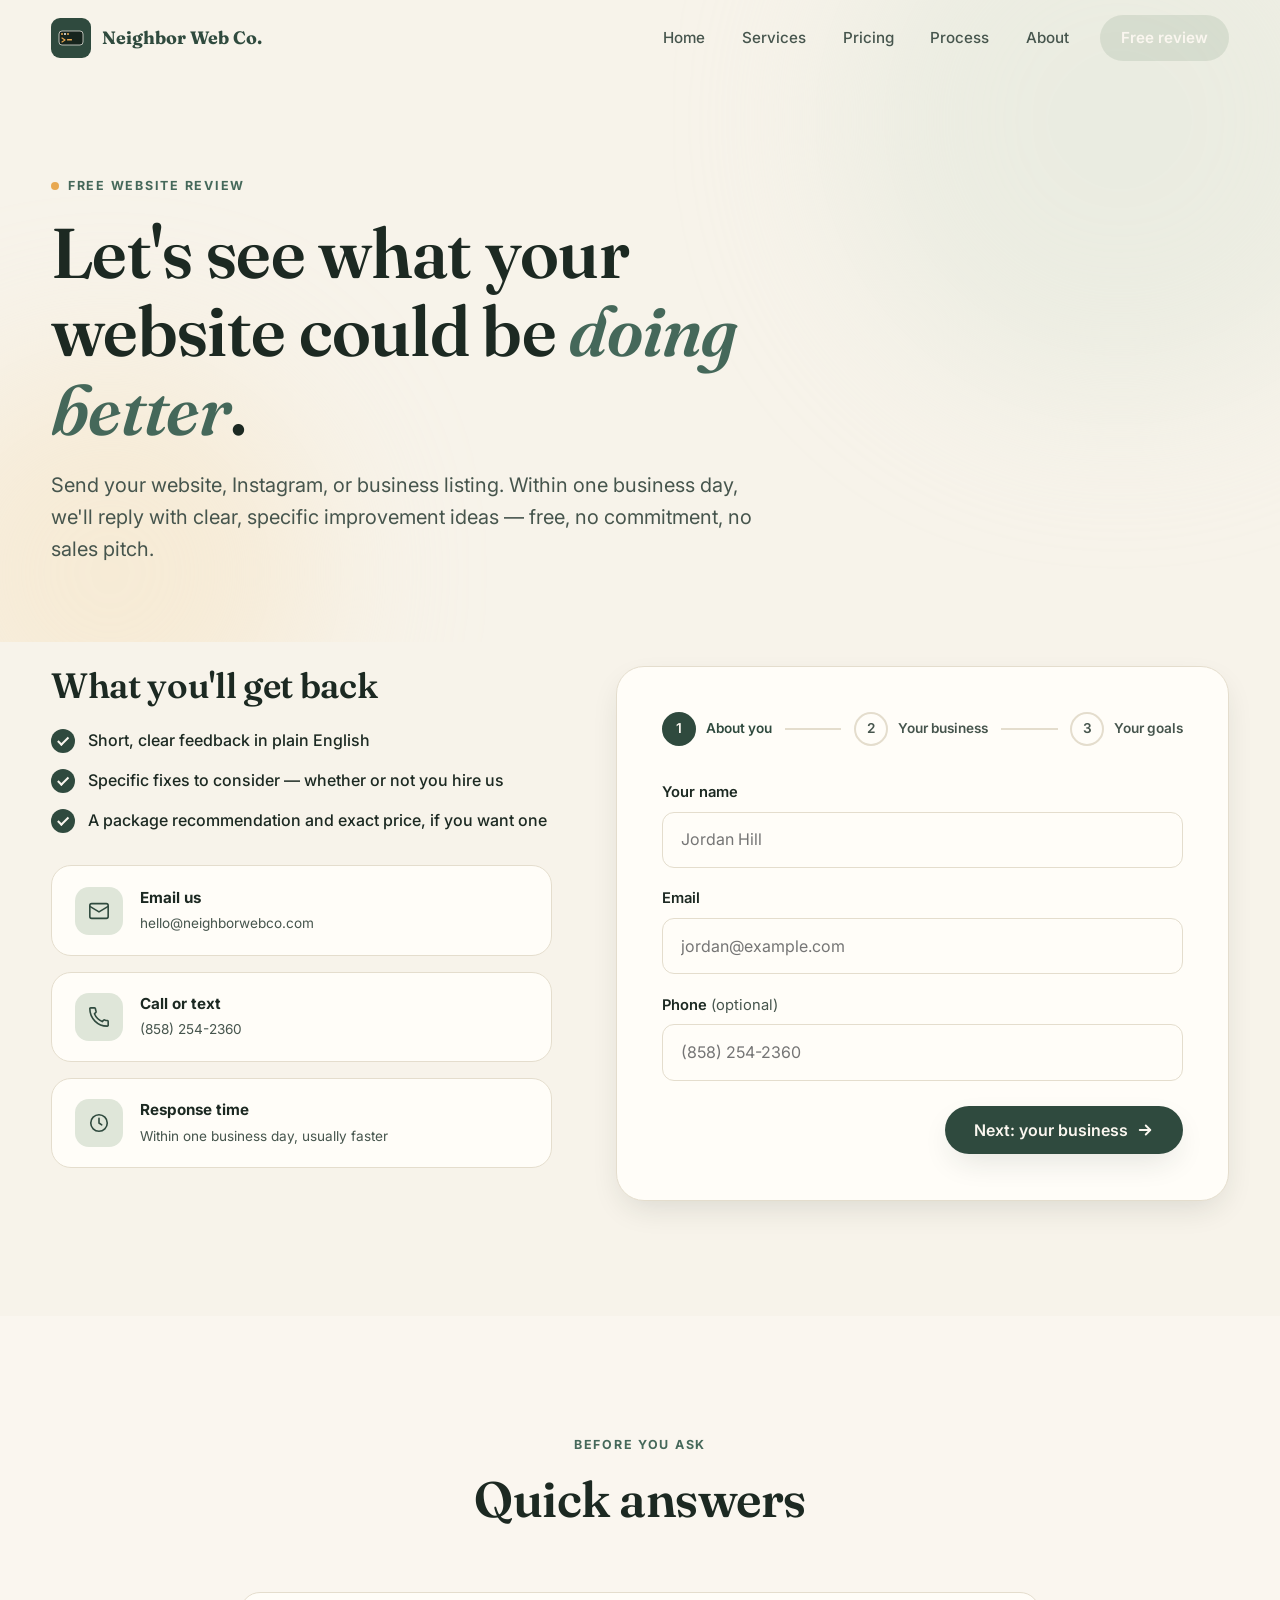
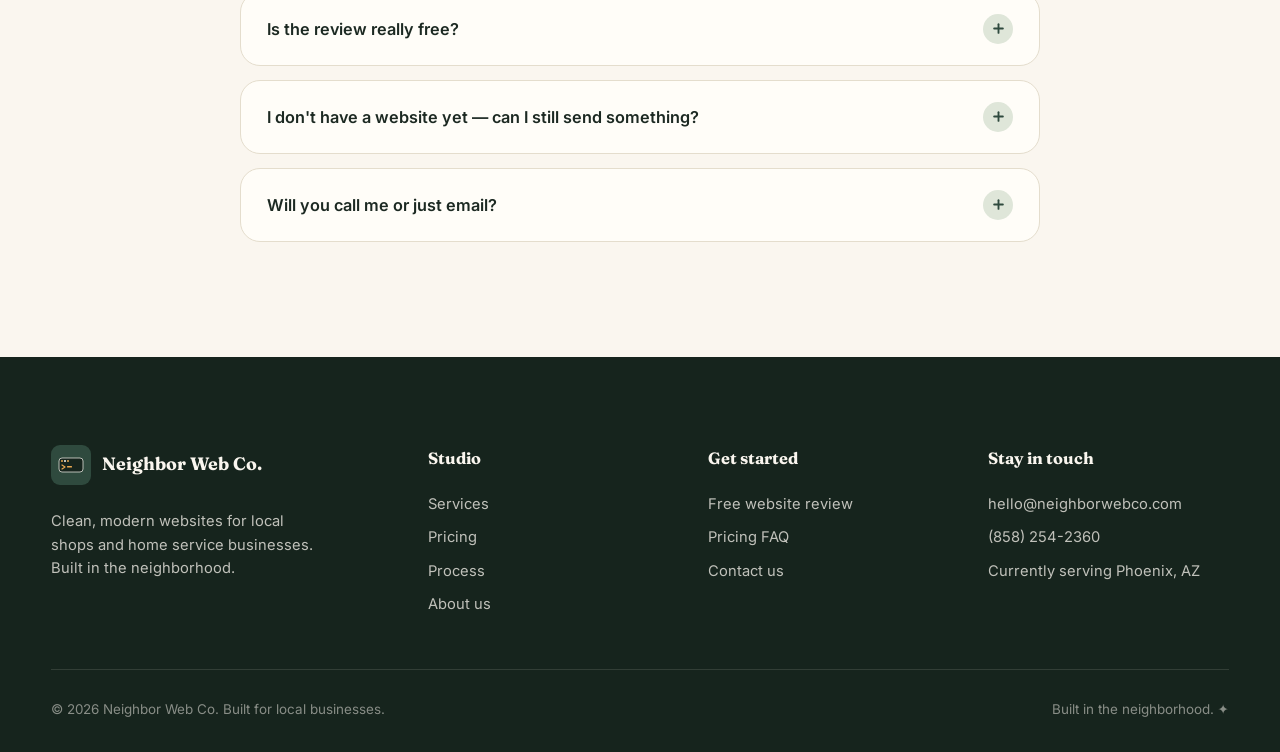
<file: contact.html>
<!DOCTYPE html>
<html lang="en">
<head>
  <meta charset="UTF-8" />
  <meta name="viewport" content="width=device-width, initial-scale=1.0" />
  <title>Contact — Neighbor Web Co. | Get a Free Website Review</title>
  <meta name="description" content="Request a free website review from Neighbor Web Co. Send your site, Instagram, or business listing and get clear, specific improvement ideas within one business day." />
  <link rel="canonical" href="https://neighborwebco.com/contact" />

  <link rel="preconnect" href="https://fonts.googleapis.com" />
  <link rel="preconnect" href="https://fonts.gstatic.com" crossorigin />
  <link href="https://fonts.googleapis.com/css2?family=Fraunces:ital,opsz,wght@0,9..144,400..700;1,9..144,400..700&family=Inter:wght@400;500;600;700&display=swap" rel="stylesheet" />
  <link rel="stylesheet" href="css/styles.css" />
  <link rel="icon" href="data:image/svg+xml,%3Csvg xmlns='http://www.w3.org/2000/svg' viewBox='0 0 32 32'%3E%3Crect width='32' height='32' rx='7' fill='%232f4a3e'/%3E%3Crect x='6' y='10' width='20' height='12' rx='2' fill='%2316241d' stroke='%23faf6ef' stroke-width='0.6'/%3E%3Ccircle cx='9' cy='13' r='0.9' fill='%23e8a851'/%3E%3Ccircle cx='12' cy='13' r='0.9' fill='%23faf6ef'/%3E%3Ccircle cx='15' cy='13' r='0.9' fill='%23e8a851'/%3E%3Cpath d='M9 17 L11 18.5 L9 20' fill='none' stroke='%23e8a851' stroke-width='1' stroke-linecap='round' stroke-linejoin='round'/%3E%3Crect x='13' y='17.5' width='4' height='1.2' rx='0.4' fill='%23e8a851'/%3E%3C/svg%3E" />
</head>
<body>
  <div class="progress-bar" id="progressBar" aria-hidden="true"></div>

  <header class="site-header" id="siteHeader">
    <div class="container nav-inner">
      <a href="index.html" class="brand" aria-label="Neighbor Web Co. home">
        <span class="brand-mark" aria-hidden="true"><svg viewBox="0 0 40 40" xmlns="http://www.w3.org/2000/svg"><rect width="40" height="40" rx="9" fill="#2f4a3e"/><rect x="8" y="13" width="24" height="14" rx="3" fill="#16241d" stroke="#faf6ef" stroke-width="0.7"/><circle cx="11" cy="16" r="1" fill="#e8a851"/><circle cx="14" cy="16" r="1" fill="#faf6ef"/><circle cx="17" cy="16" r="1" fill="#e8a851"/><path d="M11 20 L14 22 L11 24" fill="none" stroke="#e8a851" stroke-width="1.2" stroke-linecap="round" stroke-linejoin="round"/><rect x="16" y="21" width="5" height="1.5" rx="0.5" fill="#e8a851"/></svg></span>
        <span class="brand-name">Neighbor Web Co.</span>
      </a>
      <nav class="primary-nav" aria-label="Primary">
        <a href="index.html">Home</a>
        <a href="services.html">Services</a>
        <a href="pricing.html">Pricing</a>
        <a href="process.html">Process</a>
        <a href="about.html">About</a>
        <a href="contact.html" class="nav-cta" aria-current="page">Free review</a>
      </nav>
      <button class="nav-toggle" id="navToggle" aria-expanded="false" aria-controls="mobileMenu" aria-label="Open menu">
        <span></span><span></span><span></span>
      </button>
    </div>
  </header>
  <div class="mobile-menu" id="mobileMenu">
    <a href="index.html">Home</a>
    <a href="services.html">Services</a>
    <a href="pricing.html">Pricing</a>
    <a href="process.html">Process</a>
    <a href="about.html">About</a>
    <a href="contact.html" aria-current="page">Free review</a>
    <p class="menu-contact">hello@neighborwebco.com · (858) 254-2360</p>
  </div>

  <main>
    <section class="page-hero">
      <div class="hero-bg" aria-hidden="true">
        <div class="hero-blob hero-blob-1"></div>
        <div class="hero-blob hero-blob-2"></div>
      </div>
      <div class="container">
        <span class="eyebrow"><span class="dot"></span> Free website review</span>
        <h1>Let's see what your website could be <span class="accent-text">doing better</span>.</h1>
        <p class="lede">Send your website, Instagram, or business listing. Within one business day, we'll reply with clear, specific improvement ideas — free, no commitment, no sales pitch.</p>
      </div>
    </section>

    <section class="section" style="padding-top: 1.5rem;">
      <div class="container contact-grid">
        <!-- ===== LEFT: info ===== -->
        <div data-reveal="left">
          <h2 style="font-size: clamp(1.6rem, 3vw, 2.2rem);">What you'll get back</h2>
          <ul class="checklist" style="margin-top: 1.4rem;">
            <li><span class="check" aria-hidden="true"></span>Short, clear feedback in plain English</li>
            <li><span class="check" aria-hidden="true"></span>Specific fixes to consider — whether or not you hire us</li>
            <li><span class="check" aria-hidden="true"></span>A package recommendation and exact price, if you want one</li>
          </ul>

          <div class="contact-cards">
            <a class="contact-card" href="mailto:hello@neighborwebco.com">
              <span class="cc-icon">
                <svg viewBox="0 0 24 24" fill="none" stroke="currentColor" stroke-width="1.75" stroke-linecap="round" stroke-linejoin="round"><rect x="2" y="4" width="20" height="16" rx="2"/><path d="m22 7-10 6L2 7"/></svg>
              </span>
              <div><strong>Email us</strong><span>hello@neighborwebco.com</span></div>
            </a>
            <a class="contact-card" href="tel:+18582542360">
              <span class="cc-icon">
                <svg viewBox="0 0 24 24" fill="none" stroke="currentColor" stroke-width="1.75" stroke-linecap="round" stroke-linejoin="round"><path d="M22 16.92V21a1 1 0 0 1-1.1 1A19 19 0 0 1 2 3.1 1 1 0 0 1 3 2h4.1a1 1 0 0 1 1 .9 13 13 0 0 0 .7 3 1 1 0 0 1-.2 1L7 8.5a16 16 0 0 0 8.5 8.5l1.6-1.6a1 1 0 0 1 1-.2 13 13 0 0 0 3 .7 1 1 0 0 1 .9 1Z"/></svg>
              </span>
              <div><strong>Call or text</strong><span>(858) 254-2360</span></div>
            </a>
            <div class="contact-card">
              <span class="cc-icon">
                <svg viewBox="0 0 24 24" fill="none" stroke="currentColor" stroke-width="1.75" stroke-linecap="round" stroke-linejoin="round"><circle cx="12" cy="12" r="9"/><path d="M12 7v5l3 2"/></svg>
              </span>
              <div><strong>Response time</strong><span>Within one business day, usually faster</span></div>
            </div>
          </div>
        </div>

        <!-- ===== RIGHT: multi-step form ===== -->
        <div class="contact-panel" data-reveal="right">
          <div class="stepper" aria-hidden="true">
            <div class="step active"><span class="step-dot">1</span><span class="step-label">About you</span></div>
            <div class="step-line"></div>
            <div class="step"><span class="step-dot">2</span><span class="step-label">Your business</span></div>
            <div class="step-line"></div>
            <div class="step"><span class="step-dot">3</span><span class="step-label">Your goals</span></div>
          </div>

          <form id="reviewForm" novalidate>
            <!-- Web3Forms -->
            <input type="hidden" name="access_key" value="a1a00c28-0f4f-40ba-9dd1-56712163151b" />
            <input type="hidden" name="subject" value="New Free Website Review Request" />
            <input type="hidden" name="from_name" value="Neighbor Web Co. Website" />
            <div class="form-steps-wrap">
              <!-- STEP 1 -->
              <fieldset class="form-step active">
                <div class="form-row">
                  <label for="f-name">Your name</label>
                  <input type="text" id="f-name" name="name" required autocomplete="name" placeholder="Jordan Hill" />
                  <span class="error-msg">Please enter your name.</span>
                </div>
                <div class="form-row">
                  <label for="f-email">Email</label>
                  <input type="email" id="f-email" name="email" required autocomplete="email" placeholder="jordan@example.com" />
                  <span class="error-msg">Please enter a valid email address.</span>
                </div>
                <div class="form-row">
                  <label for="f-phone">Phone <span style="font-weight: 400; color: var(--ink-soft);">(optional)</span></label>
                  <input type="tel" id="f-phone" name="phone" autocomplete="tel" placeholder="(858) 254-2360" />
                </div>
                <div class="form-step-nav">
                  <span></span>
                  <button type="button" class="btn btn-primary" data-next-step>Next: your business
                    <svg viewBox="0 0 24 24" fill="none" stroke="currentColor" stroke-width="2.5" stroke-linecap="round" stroke-linejoin="round"><path d="M5 12h14"/><path d="m13 6 6 6-6 6"/></svg>
                  </button>
                </div>
              </fieldset>

              <!-- STEP 2 -->
              <fieldset class="form-step">
                <div class="form-row">
                  <label for="f-business">Business name</label>
                  <input type="text" id="f-business" name="business" required autocomplete="organization" placeholder="Rosie's Bakery" />
                  <span class="error-msg">Please enter your business name.</span>
                </div>
                <div class="form-row">
                  <label for="f-type">What kind of business is it?</label>
                  <input type="text" id="f-type" name="type" required placeholder="Bakery, plumbing, salon, café…" />
                  <span class="error-msg">A few words is plenty.</span>
                </div>
                <div class="form-row">
                  <label for="f-link">Website or social media link</label>
                  <input type="text" id="f-link" name="link" required placeholder="rosiesbakery.com or @rosiesbakery" />
                  <span class="error-msg">Paste any link — website, Instagram, or Google listing.</span>
                </div>
                <div class="form-step-nav">
                  <button type="button" class="btn btn-secondary" data-prev-step>Back</button>
                  <button type="button" class="btn btn-primary" data-next-step>Next: your goals
                    <svg viewBox="0 0 24 24" fill="none" stroke="currentColor" stroke-width="2.5" stroke-linecap="round" stroke-linejoin="round"><path d="M5 12h14"/><path d="m13 6 6 6-6 6"/></svg>
                  </button>
                </div>
              </fieldset>

              <!-- STEP 3 -->
              <fieldset class="form-step">
                <div class="form-row">
                  <label for="f-goals">What do you want your website to help with?</label>
                  <textarea id="f-goals" name="goals" rows="5" required placeholder="More online orders, easier booking, looking more professional, showing up on Google…"></textarea>
                  <span class="error-msg">Tell us at least a sentence — it makes the review much better.</span>
                </div>
                <div class="form-row">
                  <label for="f-timeline">When would you like to get started? <span style="font-weight: 400; color: var(--ink-soft);">(optional)</span></label>
                  <input type="text" id="f-timeline" name="timeline" placeholder="ASAP, next month, just exploring…" />
                </div>
                <div class="form-step-nav">
                  <button type="button" class="btn btn-secondary" data-prev-step>Back</button>
                  <button type="submit" class="btn btn-amber">Request my free review
                    <svg viewBox="0 0 24 24" fill="none" stroke="currentColor" stroke-width="2.5" stroke-linecap="round" stroke-linejoin="round"><path d="M5 12h14"/><path d="m13 6 6 6-6 6"/></svg>
                  </button>
                </div>
                <p class="form-tiny">We reply within one business day. No spam, no newsletters, no sharing your info.</p>
              </fieldset>
            </div>

            <div class="form-success" hidden role="status" aria-live="polite">
              <div class="success-icon" aria-hidden="true">
                <svg viewBox="0 0 24 24" fill="none" stroke="currentColor" stroke-width="2.5" stroke-linecap="round" stroke-linejoin="round"><path d="M5 12l5 5L20 7"/></svg>
              </div>
              <h3>Thanks — your review is on the way.</h3>
              <p style="margin-top: 0.6rem; color: var(--ink-soft);">We've got your details. Expect a friendly email within one business day with a few clear, specific ideas for your site.</p>
            </div>
          </form>
        </div>
      </div>
    </section>

    <!-- ===================== MINI FAQ ===================== -->
    <section class="section" style="background: var(--cream);">
      <div class="container">
        <div class="section-head section-head-center" data-reveal>
          <span class="eyebrow">Before you ask</span>
          <h2>Quick answers</h2>
        </div>
        <div class="faq-list" data-reveal>
          <div class="faq-item">
            <button class="faq-q" aria-expanded="false">
              Is the review really free?
              <span class="faq-icon" aria-hidden="true"><svg viewBox="0 0 24 24" fill="none" stroke="currentColor" stroke-width="3" stroke-linecap="round"><path d="M12 5v14"/><path d="M5 12h14"/></svg></span>
            </button>
            <div class="faq-a"><div class="faq-a-inner"><p>Completely. It's how we'd want to be sold to: useful first, sales pitch never. You'll get specific ideas you can use whether or not you ever hire us.</p></div></div>
          </div>
          <div class="faq-item">
            <button class="faq-q" aria-expanded="false">
              I don't have a website yet — can I still send something?
              <span class="faq-icon" aria-hidden="true"><svg viewBox="0 0 24 24" fill="none" stroke="currentColor" stroke-width="3" stroke-linecap="round"><path d="M12 5v14"/><path d="M5 12h14"/></svg></span>
            </button>
            <div class="faq-a"><div class="faq-a-inner"><p>Yes — send your Instagram, Facebook page, or Google Business listing instead. We'll tell you what a first website should include for a business like yours.</p></div></div>
          </div>
          <div class="faq-item">
            <button class="faq-q" aria-expanded="false">
              Will you call me or just email?
              <span class="faq-icon" aria-hidden="true"><svg viewBox="0 0 24 24" fill="none" stroke="currentColor" stroke-width="3" stroke-linecap="round"><path d="M12 5v14"/><path d="M5 12h14"/></svg></span>
            </button>
            <div class="faq-a"><div class="faq-a-inner"><p>We reply by email unless you ask for a call. No surprise phone calls, no follow-up sequences — one helpful reply, and the next move is yours.</p></div></div>
          </div>
        </div>
      </div>
    </section>
  </main>

  <footer class="site-footer">
    <div class="container footer-grid">
      <div class="footer-brand">
        <a href="index.html" class="brand" aria-label="Neighbor Web Co. home">
          <span class="brand-mark" aria-hidden="true"><svg viewBox="0 0 40 40" xmlns="http://www.w3.org/2000/svg"><rect width="40" height="40" rx="9" fill="#2f4a3e"/><rect x="8" y="13" width="24" height="14" rx="3" fill="#16241d" stroke="#faf6ef" stroke-width="0.7"/><circle cx="11" cy="16" r="1" fill="#e8a851"/><circle cx="14" cy="16" r="1" fill="#faf6ef"/><circle cx="17" cy="16" r="1" fill="#e8a851"/><path d="M11 20 L14 22 L11 24" fill="none" stroke="#e8a851" stroke-width="1.2" stroke-linecap="round" stroke-linejoin="round"/><rect x="16" y="21" width="5" height="1.5" rx="0.5" fill="#e8a851"/></svg></span>
          <span class="brand-name">Neighbor Web Co.</span>
        </a>
        <p class="footer-desc">Clean, modern websites for local shops and home service businesses. Built in the neighborhood.</p>
      </div>
      <div class="footer-col">
        <h4>Studio</h4>
        <a href="services.html">Services</a>
        <a href="pricing.html">Pricing</a>
        <a href="process.html">Process</a>
        <a href="about.html">About us</a>
      </div>
      <div class="footer-col">
        <h4>Get started</h4>
        <a href="contact.html">Free website review</a>
        <a href="pricing.html#faq">Pricing FAQ</a>
        <a href="contact.html">Contact us</a>
      </div>
      <div class="footer-col">
        <h4>Stay in touch</h4>
        <a href="mailto:hello@neighborwebco.com">hello@neighborwebco.com</a>
        <a href="tel:+18582542360">(858) 254-2360</a>
        <a href="phoenix-web-design.html">Currently serving Phoenix, AZ</a>
      </div>
    </div>
    <div class="container footer-bottom">
      <p>&copy; <span data-year></span> Neighbor Web Co. Built for local businesses.</p>
      <p>Built in the neighborhood. ✦</p>
    </div>
  </footer>

  <button class="back-to-top" id="backToTop" aria-label="Back to top">
    <svg viewBox="0 0 24 24" fill="none" stroke="currentColor" stroke-width="2.5" stroke-linecap="round" stroke-linejoin="round"><path d="M12 19V5"/><path d="m5 12 7-7 7 7"/></svg>
  </button>

  <script src="js/main.js" defer></script>
</body>
</html>
</file>
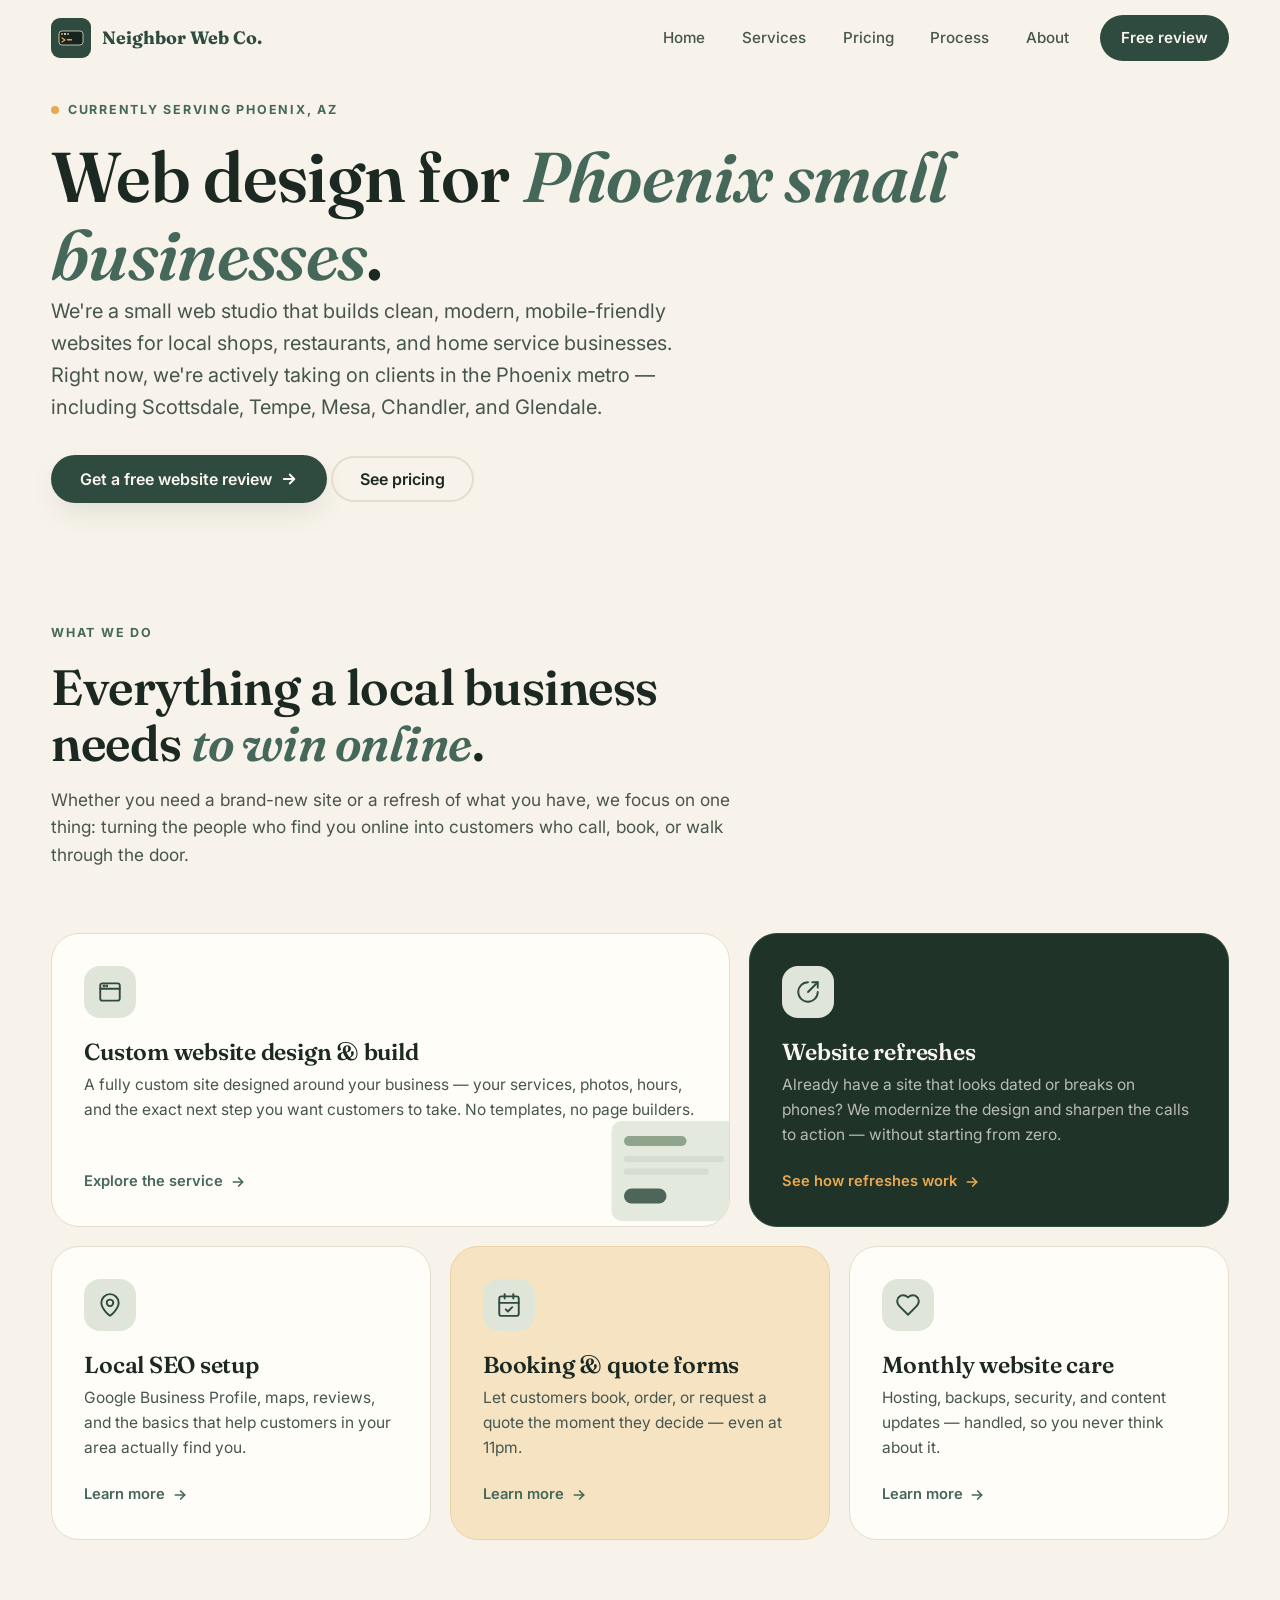
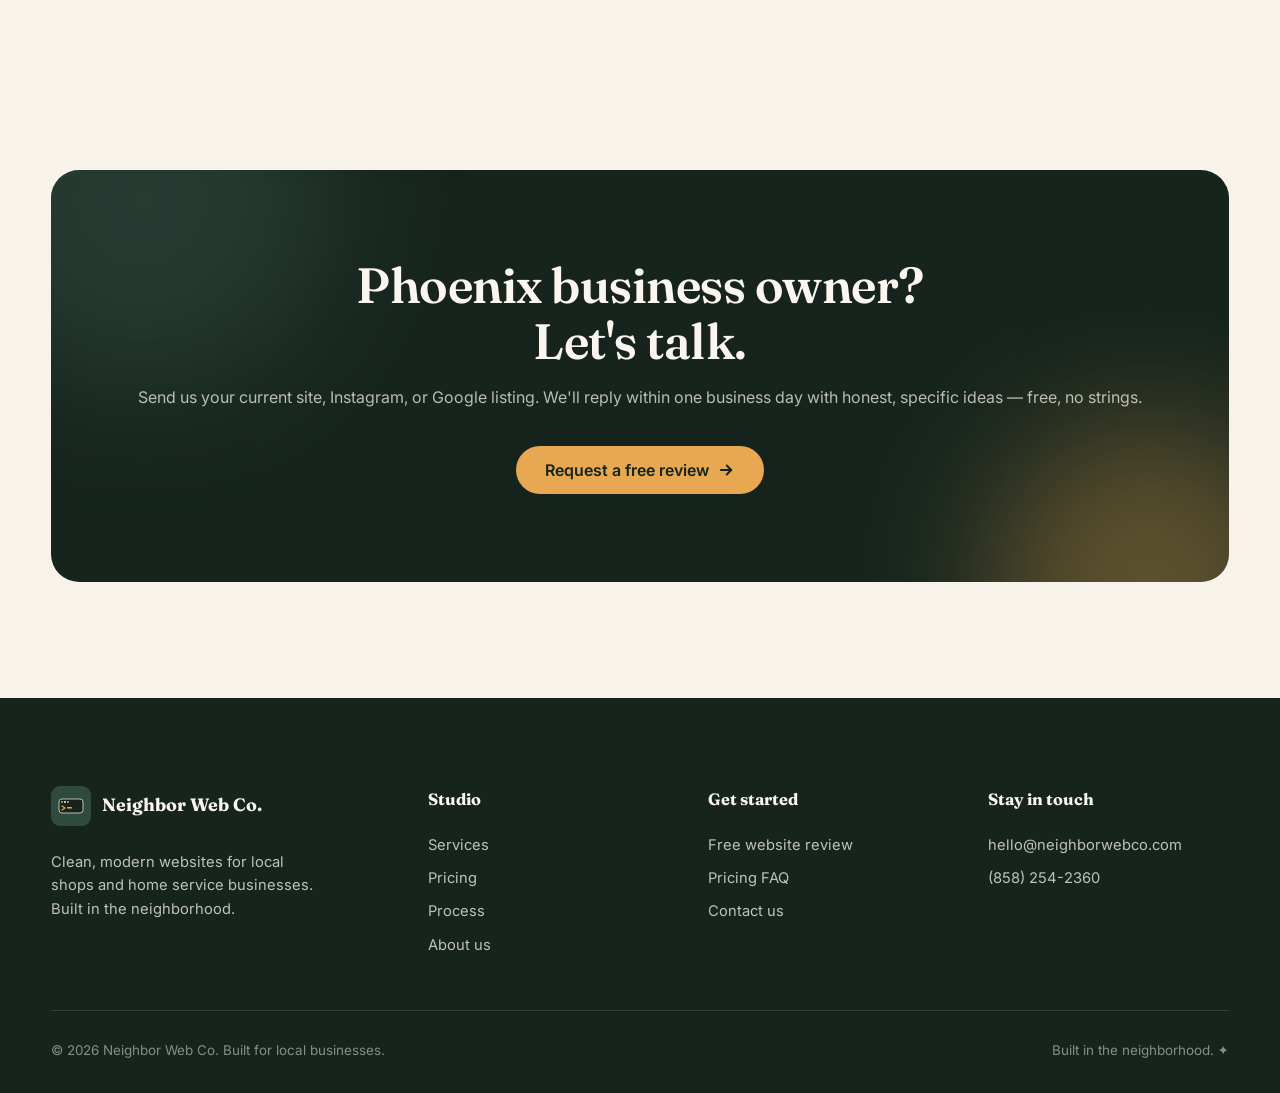
<file: phoenix-web-design.html>
<!DOCTYPE html>
<html lang="en">
<head>
  <meta charset="UTF-8" />
  <meta name="viewport" content="width=device-width, initial-scale=1.0" />
  <title>Web Design for Phoenix Small Businesses | Neighbor Web Co.</title>
  <meta name="description" content="Neighbor Web Co. is currently serving local businesses in the Phoenix metro. Clean, modern websites starting at $950. Free website review." />
  <link rel="canonical" href="https://neighborwebco.com/phoenix-web-design" />

  <meta property="og:type" content="website" />
  <meta property="og:url" content="https://neighborwebco.com/phoenix-web-design" />
  <meta property="og:title" content="Web Design for Phoenix Small Businesses | Neighbor Web Co." />
  <meta property="og:description" content="Neighbor Web Co. is currently serving local businesses in the Phoenix metro. Clean, modern websites starting at $950. Free website review." />
  <meta property="og:site_name" content="Neighbor Web Co." />

  <link rel="preconnect" href="https://fonts.googleapis.com" />
  <link rel="preconnect" href="https://fonts.gstatic.com" crossorigin />
  <link href="https://fonts.googleapis.com/css2?family=Fraunces:ital,opsz,wght@0,9..144,400..700;1,9..144,400..700&family=Inter:wght@400;500;600;700&display=swap" rel="stylesheet" />
  <link rel="stylesheet" href="css/styles.css" />

  <script type="application/ld+json">
  {
    "@context": "https://schema.org",
    "@type": "ProfessionalService",
    "name": "Neighbor Web Co.",
    "url": "https://neighborwebco.com/",
    "description": "Neighbor Web Co. builds clean, mobile-friendly websites for local small businesses. Currently serving the Phoenix, AZ metro.",
    "email": "hello@neighborwebco.com",
    "areaServed": [
      { "@type": "City", "name": "Phoenix", "addressRegion": "AZ" },
      { "@type": "City", "name": "Scottsdale", "addressRegion": "AZ" },
      { "@type": "City", "name": "Tempe", "addressRegion": "AZ" },
      { "@type": "City", "name": "Mesa", "addressRegion": "AZ" },
      { "@type": "City", "name": "Chandler", "addressRegion": "AZ" },
      { "@type": "City", "name": "Glendale", "addressRegion": "AZ" }
    ],
    "serviceType": ["Web Design", "Website Development", "Website Redesign", "Local Business Websites", "Monthly Website Maintenance"],
    "priceRange": "$$"
  }
  </script>

  <link rel="icon" href="data:image/svg+xml,%3Csvg xmlns='http://www.w3.org/2000/svg' viewBox='0 0 32 32'%3E%3Crect width='32' height='32' rx='7' fill='%232f4a3e'/%3E%3Crect x='6' y='10' width='20' height='12' rx='2' fill='%2316241d' stroke='%23faf6ef' stroke-width='0.6'/%3E%3Ccircle cx='9' cy='13' r='0.9' fill='%23e8a851'/%3E%3Ccircle cx='12' cy='13' r='0.9' fill='%23faf6ef'/%3E%3Ccircle cx='15' cy='13' r='0.9' fill='%23e8a851'/%3E%3Cpath d='M9 17 L11 18.5 L9 20' fill='none' stroke='%23e8a851' stroke-width='1' stroke-linecap='round' stroke-linejoin='round'/%3E%3Crect x='13' y='17.5' width='4' height='1.2' rx='0.4' fill='%23e8a851'/%3E%3C/svg%3E" />
</head>
<body>
  <div class="progress-bar" id="progressBar" aria-hidden="true"></div>

  <!-- ===================== HEADER ===================== -->
  <header class="site-header" id="siteHeader">
    <div class="container nav-inner">
      <a href="index.html" class="brand" aria-label="Neighbor Web Co. home">
        <span class="brand-mark" aria-hidden="true"><svg viewBox="0 0 40 40" xmlns="http://www.w3.org/2000/svg"><rect width="40" height="40" rx="9" fill="#2f4a3e"/><rect x="8" y="13" width="24" height="14" rx="3" fill="#16241d" stroke="#faf6ef" stroke-width="0.7"/><circle cx="11" cy="16" r="1" fill="#e8a851"/><circle cx="14" cy="16" r="1" fill="#faf6ef"/><circle cx="17" cy="16" r="1" fill="#e8a851"/><path d="M11 20 L14 22 L11 24" fill="none" stroke="#e8a851" stroke-width="1.2" stroke-linecap="round" stroke-linejoin="round"/><rect x="16" y="21" width="5" height="1.5" rx="0.5" fill="#e8a851"/></svg></span>
        <span class="brand-name">Neighbor Web Co.</span>
      </a>
      <nav class="primary-nav" aria-label="Primary">
        <a href="index.html">Home</a>
        <a href="services.html">Services</a>
        <a href="pricing.html">Pricing</a>
        <a href="process.html">Process</a>
        <a href="about.html">About</a>
        <a href="contact.html" class="nav-cta">Free review</a>
      </nav>
      <button class="nav-toggle" id="navToggle" aria-expanded="false" aria-controls="mobileMenu" aria-label="Open menu">
        <span></span><span></span><span></span>
      </button>
    </div>
  </header>
  <div class="mobile-menu" id="mobileMenu">
    <a href="index.html">Home</a>
    <a href="services.html">Services</a>
    <a href="pricing.html">Pricing</a>
    <a href="process.html">Process</a>
    <a href="about.html">About</a>
    <a href="contact.html">Free review</a>
    <p class="menu-contact">hello@neighborwebco.com</p>
  </div>

  <main>

    <!-- ===================== PAGE HERO ===================== -->
    <section class="section" style="padding-top: 6rem;">
      <div class="container">
        <div class="page-intro" data-reveal>
          <span class="eyebrow"><span class="dot"></span> Currently serving Phoenix, AZ</span>
          <h1>Web design for <span class="accent-text">Phoenix small businesses</span>.</h1>
          <p class="lede" style="max-width: 640px;">We're a small web studio that builds clean, modern, mobile-friendly websites for local shops, restaurants, and home service businesses. Right now, we're actively taking on clients in the Phoenix metro — including Scottsdale, Tempe, Mesa, Chandler, and Glendale.</p>
          <div class="cta-row" style="margin-top: 2rem;">
            <a href="contact.html" class="btn btn-primary">Get a free website review
              <svg viewBox="0 0 24 24" fill="none" stroke="currentColor" stroke-width="2.5" stroke-linecap="round" stroke-linejoin="round"><path d="M5 12h14"/><path d="m13 6 6 6-6 6"/></svg>
            </a>
            <a href="pricing.html" class="btn btn-secondary">See pricing</a>
          </div>
        </div>
      </div>
    </section>

    <!-- ===================== WHAT WE DO ===================== -->
    <section class="section" style="padding-top: 0;">
      <div class="container">
        <div class="section-head" data-reveal>
          <span class="eyebrow">What we do</span>
          <h2>Everything a local business needs <span class="accent-text">to win online</span>.</h2>
          <p class="section-sub">Whether you need a brand-new site or a refresh of what you have, we focus on one thing: turning the people who find you online into customers who call, book, or walk through the door.</p>
        </div>

        <div class="bento" data-reveal-stagger>
          <article class="bento-card b-span-7">
            <div class="bento-icon">
              <svg viewBox="0 0 24 24" fill="none" stroke="currentColor" stroke-width="1.75" stroke-linecap="round" stroke-linejoin="round"><path d="M3 9h18"/><rect x="3" y="4" width="18" height="16" rx="2"/><circle cx="6.5" cy="6.5" r="0.5"/><circle cx="9" cy="6.5" r="0.5"/></svg>
            </div>
            <h3>Custom website design &amp; build</h3>
            <p>A fully custom site designed around your business — your services, photos, hours, and the exact next step you want customers to take. No templates, no page builders.</p>
            <a href="services.html" class="card-link">Explore the service
              <svg viewBox="0 0 24 24" fill="none" stroke="currentColor" stroke-width="2.5" stroke-linecap="round" stroke-linejoin="round"><path d="M5 12h14"/><path d="m13 6 6 6-6 6"/></svg>
            </a>
            <svg class="bento-art" viewBox="0 0 120 120" xmlns="http://www.w3.org/2000/svg" aria-hidden="true">
              <rect x="10" y="20" width="100" height="80" rx="8" fill="#dfe6d9"/>
              <rect x="20" y="32" width="50" height="8" rx="4" fill="#7d9479"/>
              <rect x="20" y="48" width="80" height="5" rx="2.5" fill="#cdd7c8"/>
              <rect x="20" y="58" width="68" height="5" rx="2.5" fill="#cdd7c8"/>
              <rect x="20" y="74" width="34" height="12" rx="6" fill="#2f4a3e"/>
            </svg>
          </article>

          <article class="bento-card b-span-5 bento-card-dark">
            <div class="bento-icon">
              <svg viewBox="0 0 24 24" fill="none" stroke="currentColor" stroke-width="1.75" stroke-linecap="round" stroke-linejoin="round"><path d="M21 12a9 9 0 1 1-9-9"/><path d="M21 3 12 12"/><path d="M16 3h5v5"/></svg>
            </div>
            <h3>Website refreshes</h3>
            <p>Already have a site that looks dated or breaks on phones? We modernize the design and sharpen the calls to action — without starting from zero.</p>
            <a href="services.html#refresh" class="card-link">See how refreshes work
              <svg viewBox="0 0 24 24" fill="none" stroke="currentColor" stroke-width="2.5" stroke-linecap="round" stroke-linejoin="round"><path d="M5 12h14"/><path d="m13 6 6 6-6 6"/></svg>
            </a>
          </article>

          <article class="bento-card b-span-4">
            <div class="bento-icon">
              <svg viewBox="0 0 24 24" fill="none" stroke="currentColor" stroke-width="1.75" stroke-linecap="round" stroke-linejoin="round"><path d="M20 10c0 6-8 12-8 12s-8-6-8-12a8 8 0 0 1 16 0Z"/><circle cx="12" cy="10" r="3"/></svg>
            </div>
            <h3>Local SEO setup</h3>
            <p>Google Business Profile, maps, reviews, and the basics that help customers in your area actually find you.</p>
            <a href="services.html#seo" class="card-link">Learn more
              <svg viewBox="0 0 24 24" fill="none" stroke="currentColor" stroke-width="2.5" stroke-linecap="round" stroke-linejoin="round"><path d="M5 12h14"/><path d="m13 6 6 6-6 6"/></svg>
            </a>
          </article>

          <article class="bento-card b-span-4 bento-card-amber">
            <div class="bento-icon">
              <svg viewBox="0 0 24 24" fill="none" stroke="currentColor" stroke-width="1.75" stroke-linecap="round" stroke-linejoin="round"><path d="M8 2v4"/><path d="M16 2v4"/><rect x="3" y="4" width="18" height="18" rx="2"/><path d="M3 10h18"/><path d="m9 16 2 2 4-4"/></svg>
            </div>
            <h3>Booking &amp; quote forms</h3>
            <p>Let customers book, order, or request a quote the moment they decide — even at 11pm.</p>
            <a href="services.html#forms" class="card-link">Learn more
              <svg viewBox="0 0 24 24" fill="none" stroke="currentColor" stroke-width="2.5" stroke-linecap="round" stroke-linejoin="round"><path d="M5 12h14"/><path d="m13 6 6 6-6 6"/></svg>
            </a>
          </article>

          <article class="bento-card b-span-4">
            <div class="bento-icon">
              <svg viewBox="0 0 24 24" fill="none" stroke="currentColor" stroke-width="1.75" stroke-linecap="round" stroke-linejoin="round"><path d="M19 14c1.5-1.5 3-3.2 3-5.5A5.5 5.5 0 0 0 16.5 3c-1.8 0-3 .5-4.5 2-1.5-1.5-2.7-2-4.5-2A5.5 5.5 0 0 0 2 8.5c0 2.3 1.5 4 3 5.5l7 7Z"/></svg>
            </div>
            <h3>Monthly website care</h3>
            <p>Hosting, backups, security, and content updates — handled, so you never think about it.</p>
            <a href="services.html#care" class="card-link">Learn more
              <svg viewBox="0 0 24 24" fill="none" stroke="currentColor" stroke-width="2.5" stroke-linecap="round" stroke-linejoin="round"><path d="M5 12h14"/><path d="m13 6 6 6-6 6"/></svg>
            </a>
          </article>
        </div>
      </div>
    </section>

    <!-- ===================== CTA ===================== -->
    <section class="section">
      <div class="container">
        <div class="cta-band" data-reveal>
          <h2>Phoenix business owner? Let's talk.</h2>
          <p>Send us your current site, Instagram, or Google listing. We'll reply within one business day with honest, specific ideas — free, no strings.</p>
          <div class="cta-row">
            <a href="contact.html" class="btn btn-amber">Request a free review
              <svg viewBox="0 0 24 24" fill="none" stroke="currentColor" stroke-width="2.5" stroke-linecap="round" stroke-linejoin="round"><path d="M5 12h14"/><path d="m13 6 6 6-6 6"/></svg>
            </a>
          </div>
        </div>
      </div>
    </section>

  </main>

  <!-- ===================== FOOTER ===================== -->
  <footer class="site-footer">
    <div class="container footer-grid">
      <div class="footer-brand">
        <a href="index.html" class="brand" aria-label="Neighbor Web Co. home">
          <span class="brand-mark" aria-hidden="true"><svg viewBox="0 0 40 40" xmlns="http://www.w3.org/2000/svg"><rect width="40" height="40" rx="9" fill="#2f4a3e"/><rect x="8" y="13" width="24" height="14" rx="3" fill="#16241d" stroke="#faf6ef" stroke-width="0.7"/><circle cx="11" cy="16" r="1" fill="#e8a851"/><circle cx="14" cy="16" r="1" fill="#faf6ef"/><circle cx="17" cy="16" r="1" fill="#e8a851"/><path d="M11 20 L14 22 L11 24" fill="none" stroke="#e8a851" stroke-width="1.2" stroke-linecap="round" stroke-linejoin="round"/><rect x="16" y="21" width="5" height="1.5" rx="0.5" fill="#e8a851"/></svg></span>
          <span class="brand-name">Neighbor Web Co.</span>
        </a>
        <p class="footer-desc">Clean, modern websites for local shops and home service businesses. Built in the neighborhood.</p>
      </div>
      <div class="footer-col">
        <h4>Studio</h4>
        <a href="services.html">Services</a>
        <a href="pricing.html">Pricing</a>
        <a href="process.html">Process</a>
        <a href="about.html">About us</a>
      </div>
      <div class="footer-col">
        <h4>Get started</h4>
        <a href="contact.html">Free website review</a>
        <a href="pricing.html#faq">Pricing FAQ</a>
        <a href="contact.html">Contact us</a>
      </div>
      <div class="footer-col">
        <h4>Stay in touch</h4>
        <a href="mailto:hello@neighborwebco.com">hello@neighborwebco.com</a>
        <a href="tel:+18582542360">(858) 254-2360</a>
      </div>
    </div>
    <div class="container footer-bottom">
      <p>&copy; <span data-year></span> Neighbor Web Co. Built for local businesses.</p>
      <p>Built in the neighborhood. ✦</p>
    </div>
  </footer>

  <button class="back-to-top" id="backToTop" aria-label="Back to top">
    <svg viewBox="0 0 24 24" fill="none" stroke="currentColor" stroke-width="2.5" stroke-linecap="round" stroke-linejoin="round"><path d="M12 19V5"/><path d="m5 12 7-7 7 7"/></svg>
  </button>

  <script src="js/main.js" defer></script>
</body>
</html>
</file>
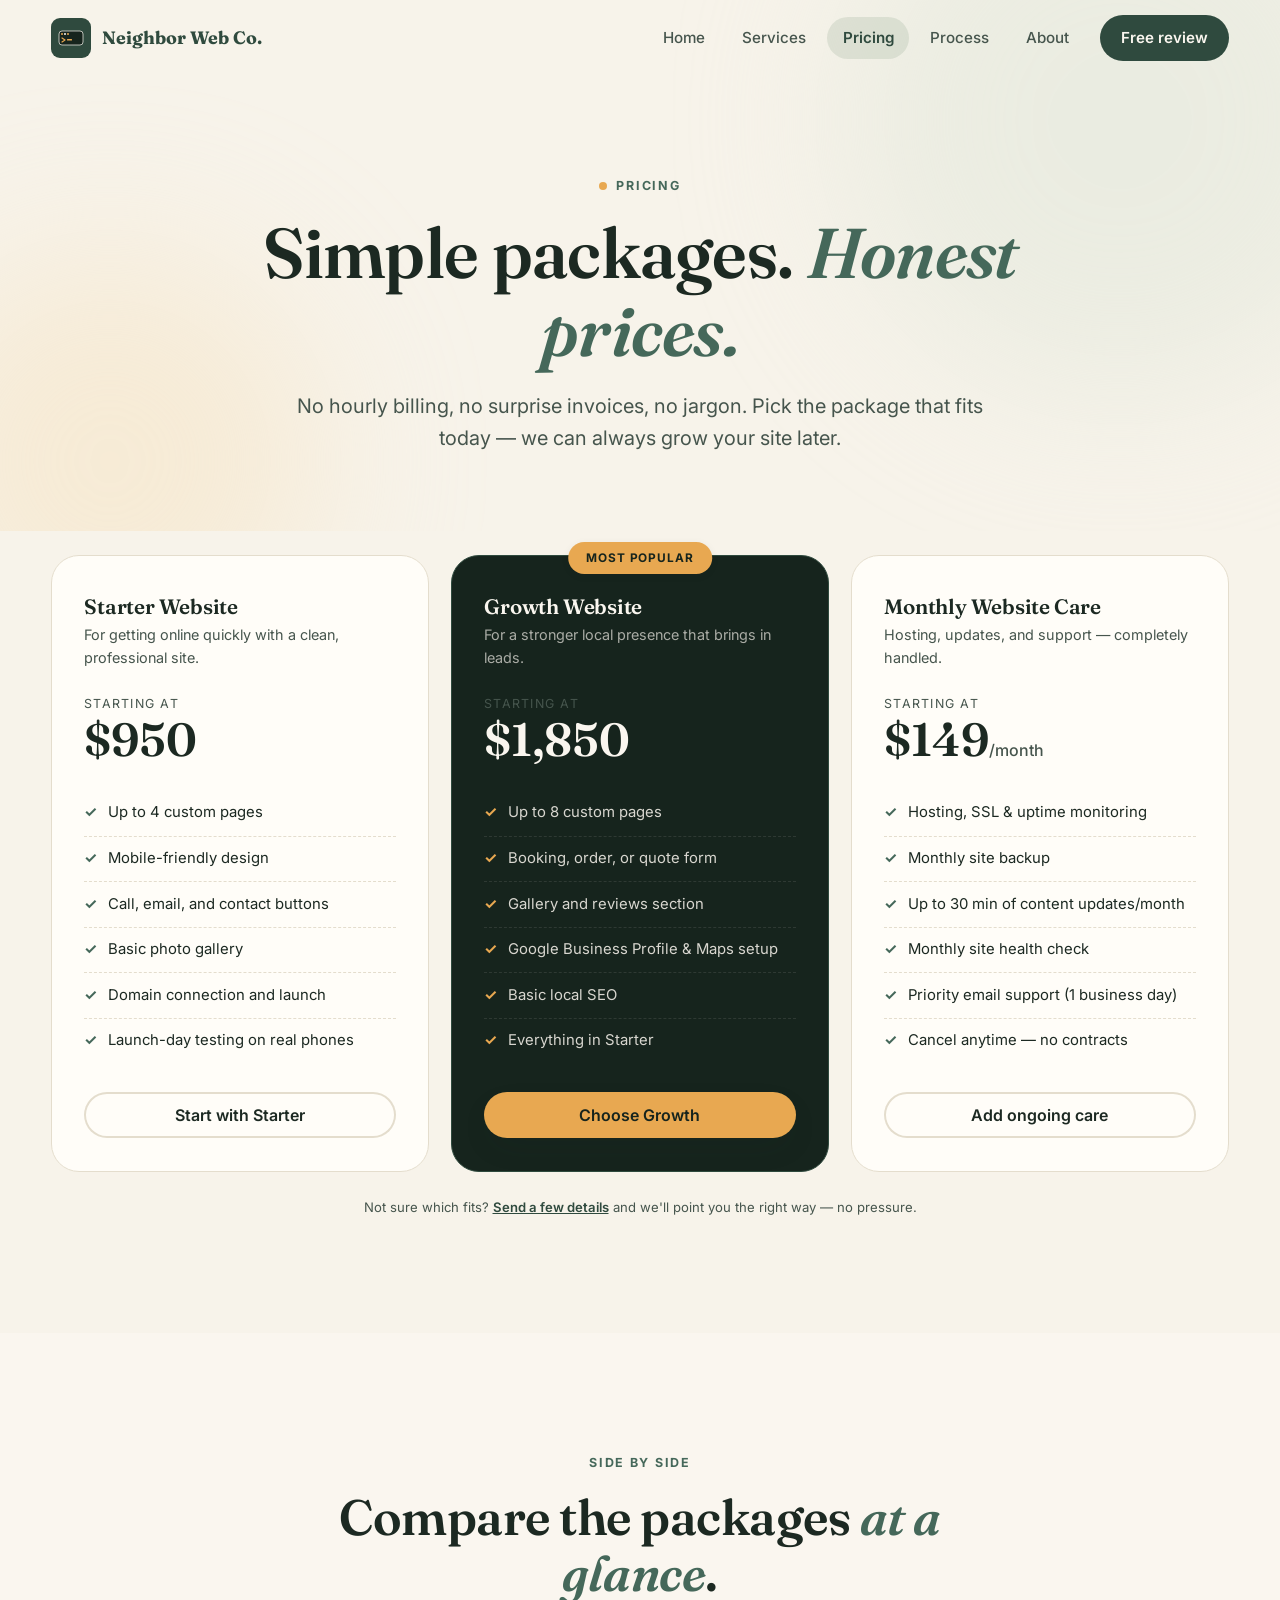
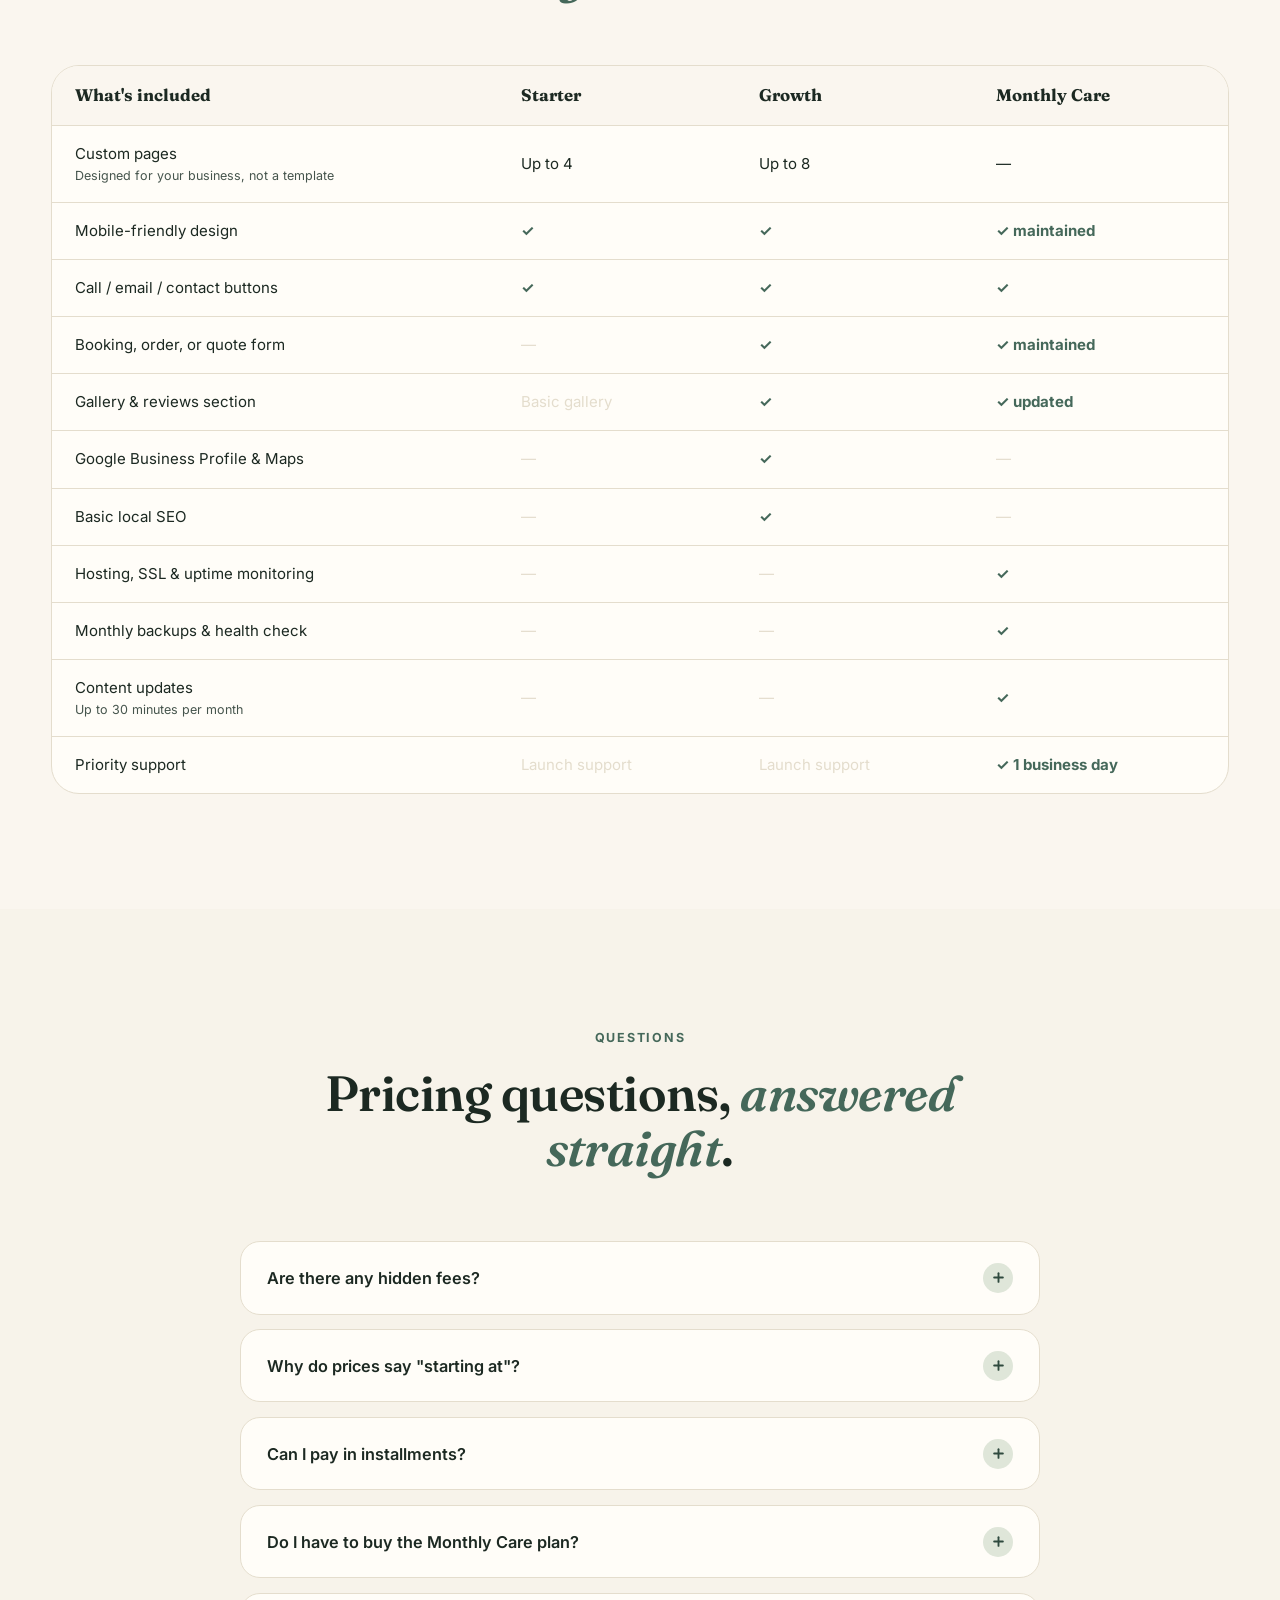
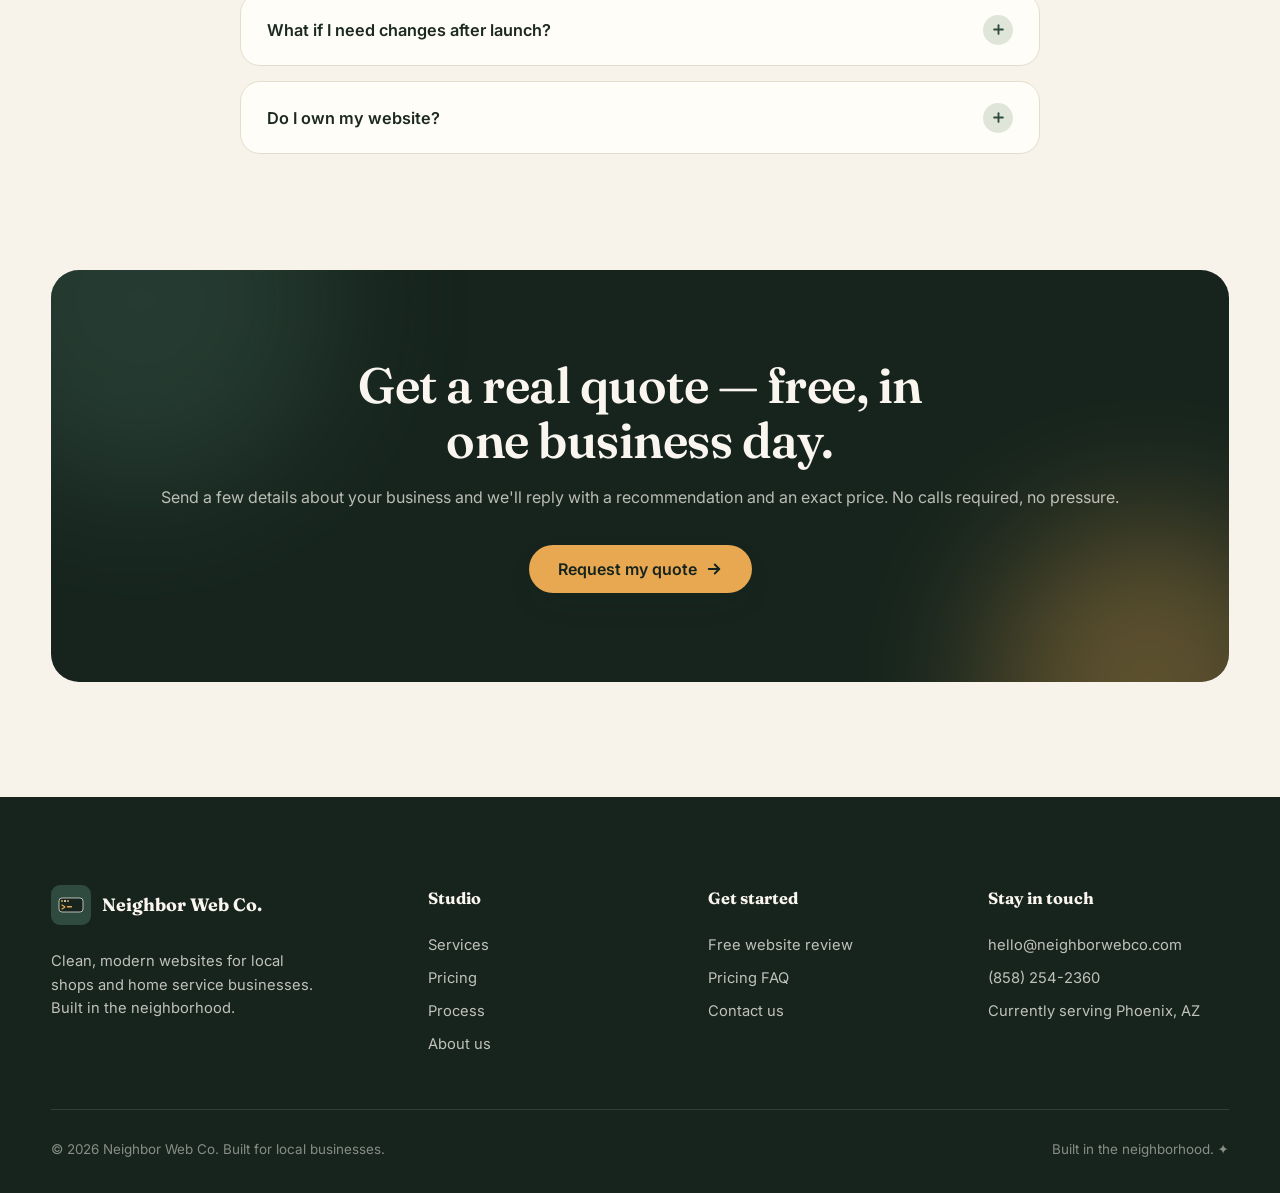
<file: pricing.html>
<!DOCTYPE html>
<html lang="en">
<head>
  <meta charset="UTF-8" />
  <meta name="viewport" content="width=device-width, initial-scale=1.0" />
  <title>Pricing — Neighbor Web Co. | Simple Website Packages</title>
  <meta name="description" content="Simple, upfront website pricing for local businesses. Starter sites from $950, Growth sites from $1,850, and monthly care plans from $149/month. No hidden fees." />
  <link rel="canonical" href="https://neighborwebco.com/pricing" />

  <link rel="preconnect" href="https://fonts.googleapis.com" />
  <link rel="preconnect" href="https://fonts.gstatic.com" crossorigin />
  <link href="https://fonts.googleapis.com/css2?family=Fraunces:ital,opsz,wght@0,9..144,400..700;1,9..144,400..700&family=Inter:wght@400;500;600;700&display=swap" rel="stylesheet" />
  <link rel="stylesheet" href="css/styles.css" />
  <link rel="icon" href="data:image/svg+xml,%3Csvg xmlns='http://www.w3.org/2000/svg' viewBox='0 0 32 32'%3E%3Crect width='32' height='32' rx='7' fill='%232f4a3e'/%3E%3Crect x='6' y='10' width='20' height='12' rx='2' fill='%2316241d' stroke='%23faf6ef' stroke-width='0.6'/%3E%3Ccircle cx='9' cy='13' r='0.9' fill='%23e8a851'/%3E%3Ccircle cx='12' cy='13' r='0.9' fill='%23faf6ef'/%3E%3Ccircle cx='15' cy='13' r='0.9' fill='%23e8a851'/%3E%3Cpath d='M9 17 L11 18.5 L9 20' fill='none' stroke='%23e8a851' stroke-width='1' stroke-linecap='round' stroke-linejoin='round'/%3E%3Crect x='13' y='17.5' width='4' height='1.2' rx='0.4' fill='%23e8a851'/%3E%3C/svg%3E" />

  <script type="application/ld+json">
  {
    "@context": "https://schema.org",
    "@type": "OfferCatalog",
    "name": "Website Packages",
    "itemListElement": [
      { "@type": "Offer", "name": "Starter Website", "price": "950", "priceCurrency": "USD" },
      { "@type": "Offer", "name": "Growth Website", "price": "1850", "priceCurrency": "USD" },
      { "@type": "Offer", "name": "Monthly Website Care", "price": "149", "priceCurrency": "USD" }
    ]
  }
  </script>
</head>
<body>
  <div class="progress-bar" id="progressBar" aria-hidden="true"></div>

  <header class="site-header" id="siteHeader">
    <div class="container nav-inner">
      <a href="index.html" class="brand" aria-label="Neighbor Web Co. home">
        <span class="brand-mark" aria-hidden="true"><svg viewBox="0 0 40 40" xmlns="http://www.w3.org/2000/svg"><rect width="40" height="40" rx="9" fill="#2f4a3e"/><rect x="8" y="13" width="24" height="14" rx="3" fill="#16241d" stroke="#faf6ef" stroke-width="0.7"/><circle cx="11" cy="16" r="1" fill="#e8a851"/><circle cx="14" cy="16" r="1" fill="#faf6ef"/><circle cx="17" cy="16" r="1" fill="#e8a851"/><path d="M11 20 L14 22 L11 24" fill="none" stroke="#e8a851" stroke-width="1.2" stroke-linecap="round" stroke-linejoin="round"/><rect x="16" y="21" width="5" height="1.5" rx="0.5" fill="#e8a851"/></svg></span>
        <span class="brand-name">Neighbor Web Co.</span>
      </a>
      <nav class="primary-nav" aria-label="Primary">
        <a href="index.html">Home</a>
        <a href="services.html">Services</a>
        <a href="pricing.html" aria-current="page">Pricing</a>
        <a href="process.html">Process</a>
        <a href="about.html">About</a>
        <a href="contact.html" class="nav-cta">Free review</a>
      </nav>
      <button class="nav-toggle" id="navToggle" aria-expanded="false" aria-controls="mobileMenu" aria-label="Open menu">
        <span></span><span></span><span></span>
      </button>
    </div>
  </header>
  <div class="mobile-menu" id="mobileMenu">
    <a href="index.html">Home</a>
    <a href="services.html">Services</a>
    <a href="pricing.html" aria-current="page">Pricing</a>
    <a href="process.html">Process</a>
    <a href="about.html">About</a>
    <a href="contact.html">Free review</a>
    <p class="menu-contact">hello@neighborwebco.com · (858) 254-2360</p>
  </div>

  <main>
    <section class="page-hero page-hero-center">
      <div class="hero-bg" aria-hidden="true">
        <div class="hero-blob hero-blob-1"></div>
        <div class="hero-blob hero-blob-2"></div>
      </div>
      <div class="container">
        <span class="eyebrow"><span class="dot"></span> Pricing</span>
        <h1>Simple packages. <span class="accent-text">Honest prices.</span></h1>
        <p class="lede">No hourly billing, no surprise invoices, no jargon. Pick the package that fits today — we can always grow your site later.</p>
      </div>
    </section>

    <!-- ===================== PRICING CARDS ===================== -->
    <section class="section" style="padding-top: 1.5rem;">
      <div class="container">
        <div class="pricing-grid" data-reveal-stagger>
          <article class="pricing-card">
            <div class="pricing-head">
              <h3>Starter Website</h3>
              <p class="pricing-tag">For getting online quickly with a clean, professional site.</p>
            </div>
            <div class="pricing-price">
              <span class="from">starting at</span>
              <span class="amount">$950</span>
            </div>
            <ul class="pricing-features">
              <li>Up to 4 custom pages</li>
              <li>Mobile-friendly design</li>
              <li>Call, email, and contact buttons</li>
              <li>Basic photo gallery</li>
              <li>Domain connection and launch</li>
              <li>Launch-day testing on real phones</li>
            </ul>
            <a href="contact.html" class="btn btn-secondary block">Start with Starter</a>
          </article>

          <article class="pricing-card pricing-card--featured">
            <div class="pricing-badge">Most popular</div>
            <div class="pricing-head">
              <h3>Growth Website</h3>
              <p class="pricing-tag">For a stronger local presence that brings in leads.</p>
            </div>
            <div class="pricing-price">
              <span class="from">starting at</span>
              <span class="amount">$1,850</span>
            </div>
            <ul class="pricing-features">
              <li>Up to 8 custom pages</li>
              <li>Booking, order, or quote form</li>
              <li>Gallery and reviews section</li>
              <li>Google Business Profile &amp; Maps setup</li>
              <li>Basic local SEO</li>
              <li>Everything in Starter</li>
            </ul>
            <a href="contact.html" class="btn btn-amber block">Choose Growth</a>
          </article>

          <article class="pricing-card">
            <div class="pricing-head">
              <h3>Monthly Website Care</h3>
              <p class="pricing-tag">Hosting, updates, and support — completely handled.</p>
            </div>
            <div class="pricing-price">
              <span class="from">starting at</span>
              <span class="amount">$149<span class="per">/month</span></span>
            </div>
            <ul class="pricing-features">
              <li>Hosting, SSL &amp; uptime monitoring</li>
              <li>Monthly site backup</li>
              <li>Up to 30 min of content updates/month</li>
              <li>Monthly site health check</li>
              <li>Priority email support (1 business day)</li>
              <li>Cancel anytime — no contracts</li>
            </ul>
            <a href="contact.html" class="btn btn-secondary block">Add ongoing care</a>
          </article>
        </div>
        <p class="form-tiny" style="margin-top: 1.6rem;" data-reveal>Not sure which fits? <a href="contact.html" style="text-decoration: underline; color: var(--green-700); font-weight: 600;">Send a few details</a> and we'll point you the right way — no pressure.</p>
      </div>
    </section>

    <!-- ===================== COMPARE TABLE ===================== -->
    <section class="section" style="background: var(--cream);">
      <div class="container">
        <div class="section-head section-head-center" data-reveal>
          <span class="eyebrow">Side by side</span>
          <h2>Compare the packages <span class="accent-text">at a glance</span>.</h2>
        </div>
        <div class="compare-wrap" data-reveal>
          <table class="compare">
            <thead>
              <tr>
                <th scope="col">What's included</th>
                <th scope="col">Starter</th>
                <th scope="col">Growth</th>
                <th scope="col">Monthly Care</th>
              </tr>
            </thead>
            <tbody>
              <tr>
                <td>Custom pages<small>Designed for your business, not a template</small></td>
                <td>Up to 4</td>
                <td>Up to 8</td>
                <td>—</td>
              </tr>
              <tr>
                <td>Mobile-friendly design</td>
                <td class="yes">✓</td>
                <td class="yes">✓</td>
                <td class="yes">✓ maintained</td>
              </tr>
              <tr>
                <td>Call / email / contact buttons</td>
                <td class="yes">✓</td>
                <td class="yes">✓</td>
                <td class="yes">✓</td>
              </tr>
              <tr>
                <td>Booking, order, or quote form</td>
                <td class="no">—</td>
                <td class="yes">✓</td>
                <td class="yes">✓ maintained</td>
              </tr>
              <tr>
                <td>Gallery &amp; reviews section</td>
                <td class="no">Basic gallery</td>
                <td class="yes">✓</td>
                <td class="yes">✓ updated</td>
              </tr>
              <tr>
                <td>Google Business Profile &amp; Maps</td>
                <td class="no">—</td>
                <td class="yes">✓</td>
                <td class="no">—</td>
              </tr>
              <tr>
                <td>Basic local SEO</td>
                <td class="no">—</td>
                <td class="yes">✓</td>
                <td class="no">—</td>
              </tr>
              <tr>
                <td>Hosting, SSL &amp; uptime monitoring</td>
                <td class="no">—</td>
                <td class="no">—</td>
                <td class="yes">✓</td>
              </tr>
              <tr>
                <td>Monthly backups &amp; health check</td>
                <td class="no">—</td>
                <td class="no">—</td>
                <td class="yes">✓</td>
              </tr>
              <tr>
                <td>Content updates<small>Up to 30 minutes per month</small></td>
                <td class="no">—</td>
                <td class="no">—</td>
                <td class="yes">✓</td>
              </tr>
              <tr>
                <td>Priority support</td>
                <td class="no">Launch support</td>
                <td class="no">Launch support</td>
                <td class="yes">✓ 1 business day</td>
              </tr>
            </tbody>
          </table>
        </div>
      </div>
    </section>

    <!-- ===================== FAQ ===================== -->
    <section class="section" id="faq">
      <div class="container">
        <div class="section-head section-head-center" data-reveal>
          <span class="eyebrow">Questions</span>
          <h2>Pricing questions, <span class="accent-text">answered straight</span>.</h2>
        </div>

        <div class="faq-list" data-reveal>
          <div class="faq-item">
            <button class="faq-q" aria-expanded="false">
              Are there any hidden fees?
              <span class="faq-icon" aria-hidden="true"><svg viewBox="0 0 24 24" fill="none" stroke="currentColor" stroke-width="3" stroke-linecap="round"><path d="M12 5v14"/><path d="M5 12h14"/></svg></span>
            </button>
            <div class="faq-a"><div class="faq-a-inner"><p>No. The price we quote after our first call is the price you pay. The only ongoing cost is your domain name (usually $10–20/year) and, if you choose it, the Monthly Care plan. We'll spell out everything in writing before any work starts.</p></div></div>
          </div>
          <div class="faq-item">
            <button class="faq-q" aria-expanded="false">
              Why do prices say "starting at"?
              <span class="faq-icon" aria-hidden="true"><svg viewBox="0 0 24 24" fill="none" stroke="currentColor" stroke-width="3" stroke-linecap="round"><path d="M12 5v14"/><path d="M5 12h14"/></svg></span>
            </button>
            <div class="faq-a"><div class="faq-a-inner"><p>Most projects land right at the listed price. If you need extras — more pages, a complex menu, photography coordination — we'll quote the difference upfront before you commit. You'll never get a surprise invoice.</p></div></div>
          </div>
          <div class="faq-item">
            <button class="faq-q" aria-expanded="false">
              Can I pay in installments?
              <span class="faq-icon" aria-hidden="true"><svg viewBox="0 0 24 24" fill="none" stroke="currentColor" stroke-width="3" stroke-linecap="round"><path d="M12 5v14"/><path d="M5 12h14"/></svg></span>
            </button>
            <div class="faq-a"><div class="faq-a-inner"><p>Yes. Standard terms are 50% to start and 50% at launch. If splitting it into three payments works better for your cash flow, just ask — we work with small businesses and we get it.</p></div></div>
          </div>
          <div class="faq-item">
            <button class="faq-q" aria-expanded="false">
              Do I have to buy the Monthly Care plan?
              <span class="faq-icon" aria-hidden="true"><svg viewBox="0 0 24 24" fill="none" stroke="currentColor" stroke-width="3" stroke-linecap="round"><path d="M12 5v14"/><path d="M5 12h14"/></svg></span>
            </button>
            <div class="faq-a"><div class="faq-a-inner"><p>No. Your website is yours either way, and we'll happily hand over everything if you'd rather manage hosting yourself. Most clients choose Care because it's cheaper than the time it saves, but it's never required.</p></div></div>
          </div>
          <div class="faq-item">
            <button class="faq-q" aria-expanded="false">
              What if I need changes after launch?
              <span class="faq-icon" aria-hidden="true"><svg viewBox="0 0 24 24" fill="none" stroke="currentColor" stroke-width="3" stroke-linecap="round"><path d="M12 5v14"/><path d="M5 12h14"/></svg></span>
            </button>
            <div class="faq-a"><div class="faq-a-inner"><p>Small fixes in the first 30 days are free — that's part of launch. After that, Care plan members send one message and we handle it. Without a plan, we bill small updates at a flat, quoted rate per request.</p></div></div>
          </div>
          <div class="faq-item">
            <button class="faq-q" aria-expanded="false">
              Do I own my website?
              <span class="faq-icon" aria-hidden="true"><svg viewBox="0 0 24 24" fill="none" stroke="currentColor" stroke-width="3" stroke-linecap="round"><path d="M12 5v14"/><path d="M5 12h14"/></svg></span>
            </button>
            <div class="faq-a"><div class="faq-a-inner"><p>100%. Your domain, your content, your site. If you ever leave, we hand over all the files and access — no hostage situations, no exit fees.</p></div></div>
          </div>
        </div>
      </div>
    </section>

    <section class="section" style="padding-top: 0;">
      <div class="container">
        <div class="cta-band" data-reveal>
          <h2>Get a real quote — free, in one business day.</h2>
          <p>Send a few details about your business and we'll reply with a recommendation and an exact price. No calls required, no pressure.</p>
          <div class="cta-row">
            <a href="contact.html" class="btn btn-amber">Request my quote
              <svg viewBox="0 0 24 24" fill="none" stroke="currentColor" stroke-width="2.5" stroke-linecap="round" stroke-linejoin="round"><path d="M5 12h14"/><path d="m13 6 6 6-6 6"/></svg>
            </a>
          </div>
        </div>
      </div>
    </section>
  </main>

  <footer class="site-footer">
    <div class="container footer-grid">
      <div class="footer-brand">
        <a href="index.html" class="brand" aria-label="Neighbor Web Co. home">
          <span class="brand-mark" aria-hidden="true"><svg viewBox="0 0 40 40" xmlns="http://www.w3.org/2000/svg"><rect width="40" height="40" rx="9" fill="#2f4a3e"/><rect x="8" y="13" width="24" height="14" rx="3" fill="#16241d" stroke="#faf6ef" stroke-width="0.7"/><circle cx="11" cy="16" r="1" fill="#e8a851"/><circle cx="14" cy="16" r="1" fill="#faf6ef"/><circle cx="17" cy="16" r="1" fill="#e8a851"/><path d="M11 20 L14 22 L11 24" fill="none" stroke="#e8a851" stroke-width="1.2" stroke-linecap="round" stroke-linejoin="round"/><rect x="16" y="21" width="5" height="1.5" rx="0.5" fill="#e8a851"/></svg></span>
          <span class="brand-name">Neighbor Web Co.</span>
        </a>
        <p class="footer-desc">Clean, modern websites for local shops and home service businesses. Built in the neighborhood.</p>
      </div>
      <div class="footer-col">
        <h4>Studio</h4>
        <a href="services.html">Services</a>
        <a href="pricing.html">Pricing</a>
        <a href="process.html">Process</a>
        <a href="about.html">About us</a>
      </div>
      <div class="footer-col">
        <h4>Get started</h4>
        <a href="contact.html">Free website review</a>
        <a href="pricing.html#faq">Pricing FAQ</a>
        <a href="contact.html">Contact us</a>
      </div>
      <div class="footer-col">
        <h4>Stay in touch</h4>
        <a href="mailto:hello@neighborwebco.com">hello@neighborwebco.com</a>
        <a href="tel:+18582542360">(858) 254-2360</a>
        <a href="phoenix-web-design.html">Currently serving Phoenix, AZ</a>
      </div>
    </div>
    <div class="container footer-bottom">
      <p>&copy; <span data-year></span> Neighbor Web Co. Built for local businesses.</p>
      <p>Built in the neighborhood. ✦</p>
    </div>
  </footer>

  <button class="back-to-top" id="backToTop" aria-label="Back to top">
    <svg viewBox="0 0 24 24" fill="none" stroke="currentColor" stroke-width="2.5" stroke-linecap="round" stroke-linejoin="round"><path d="M12 19V5"/><path d="m5 12 7-7 7 7"/></svg>
  </button>

  <script src="js/main.js" defer></script>
</body>
</html>
</file>
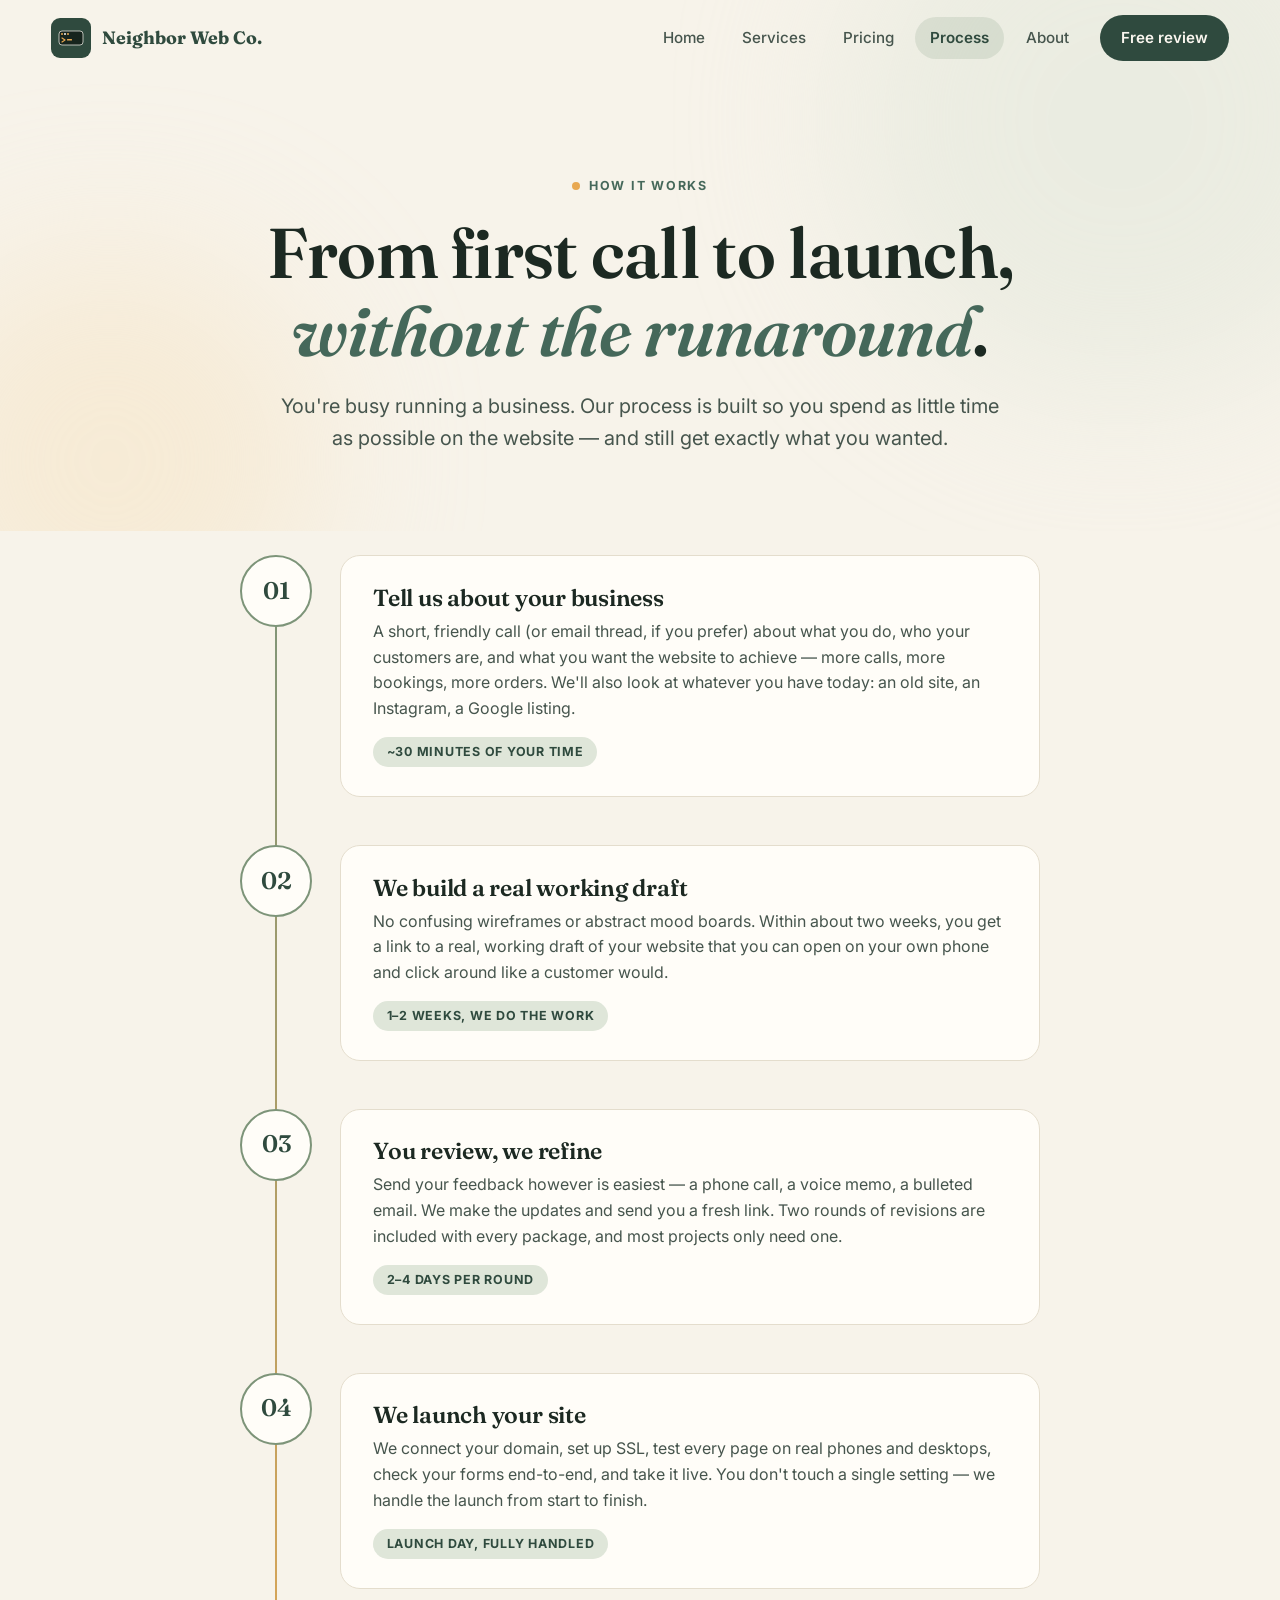
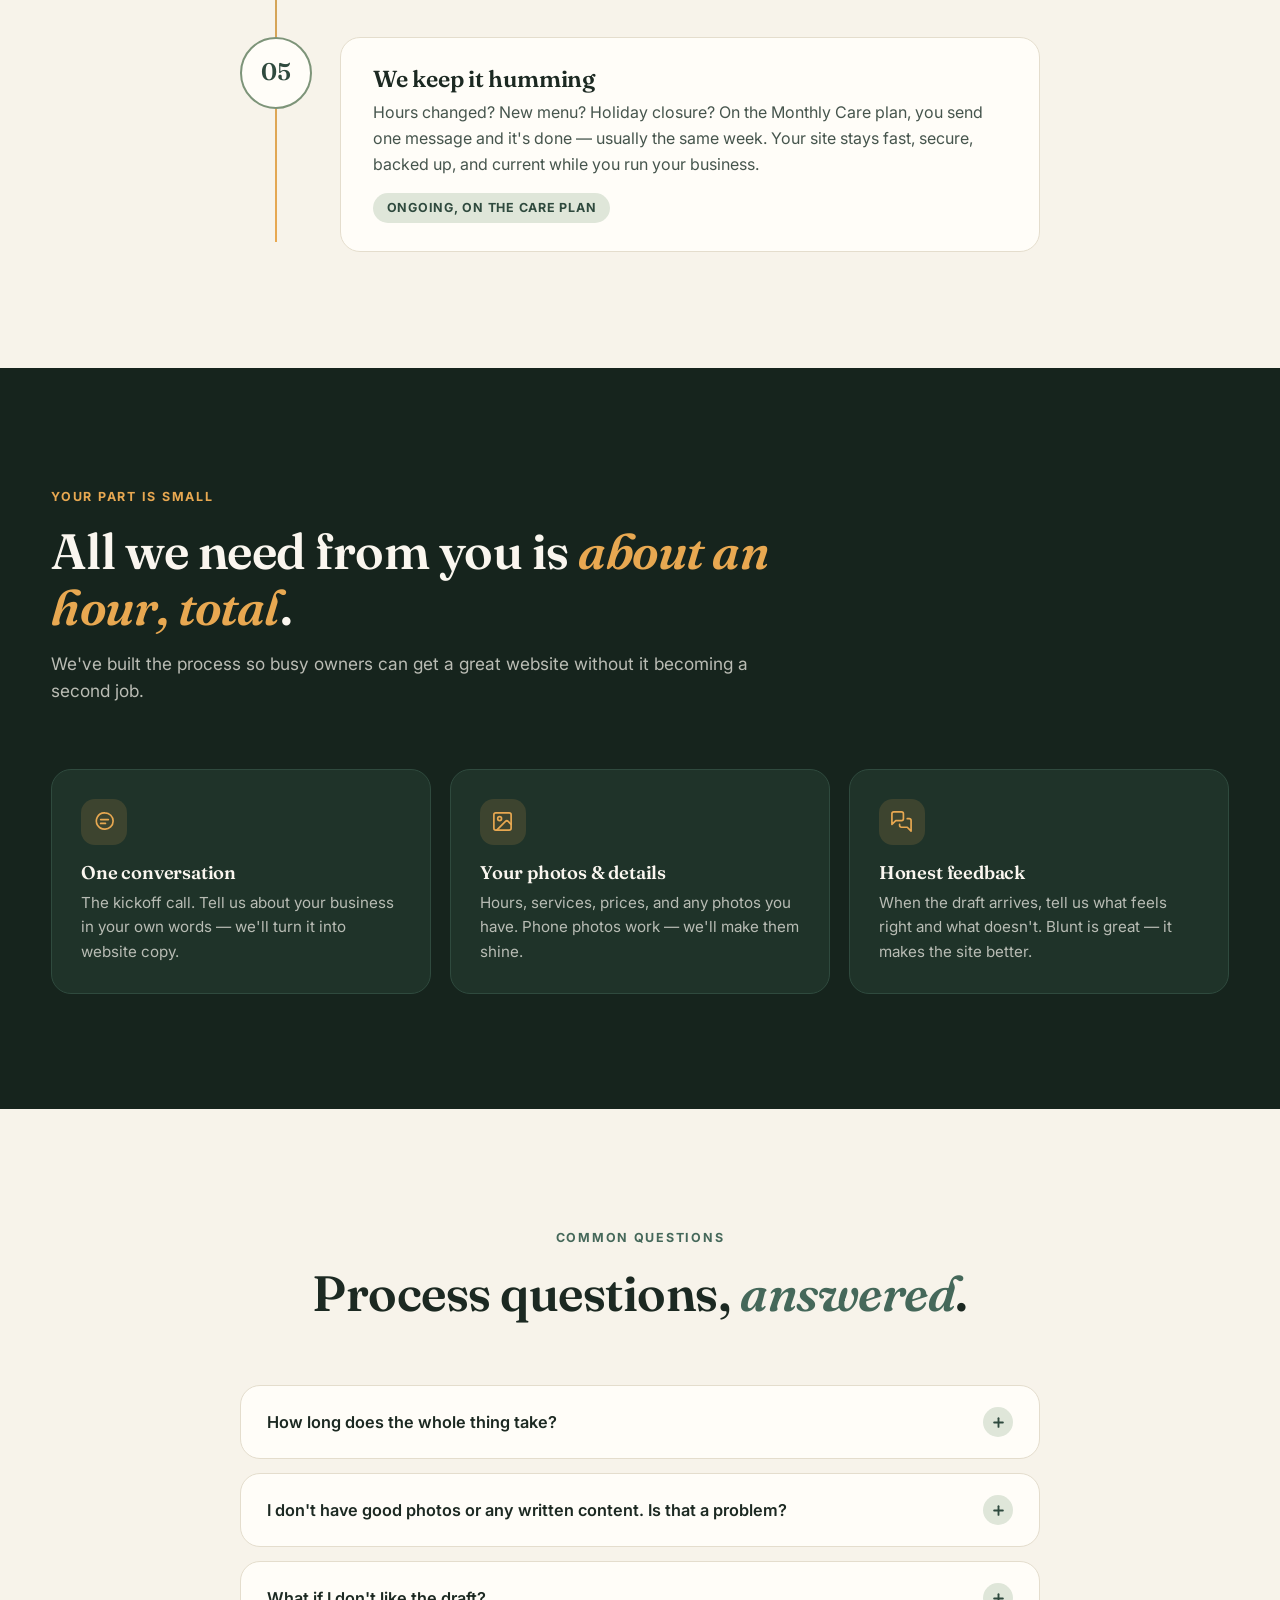
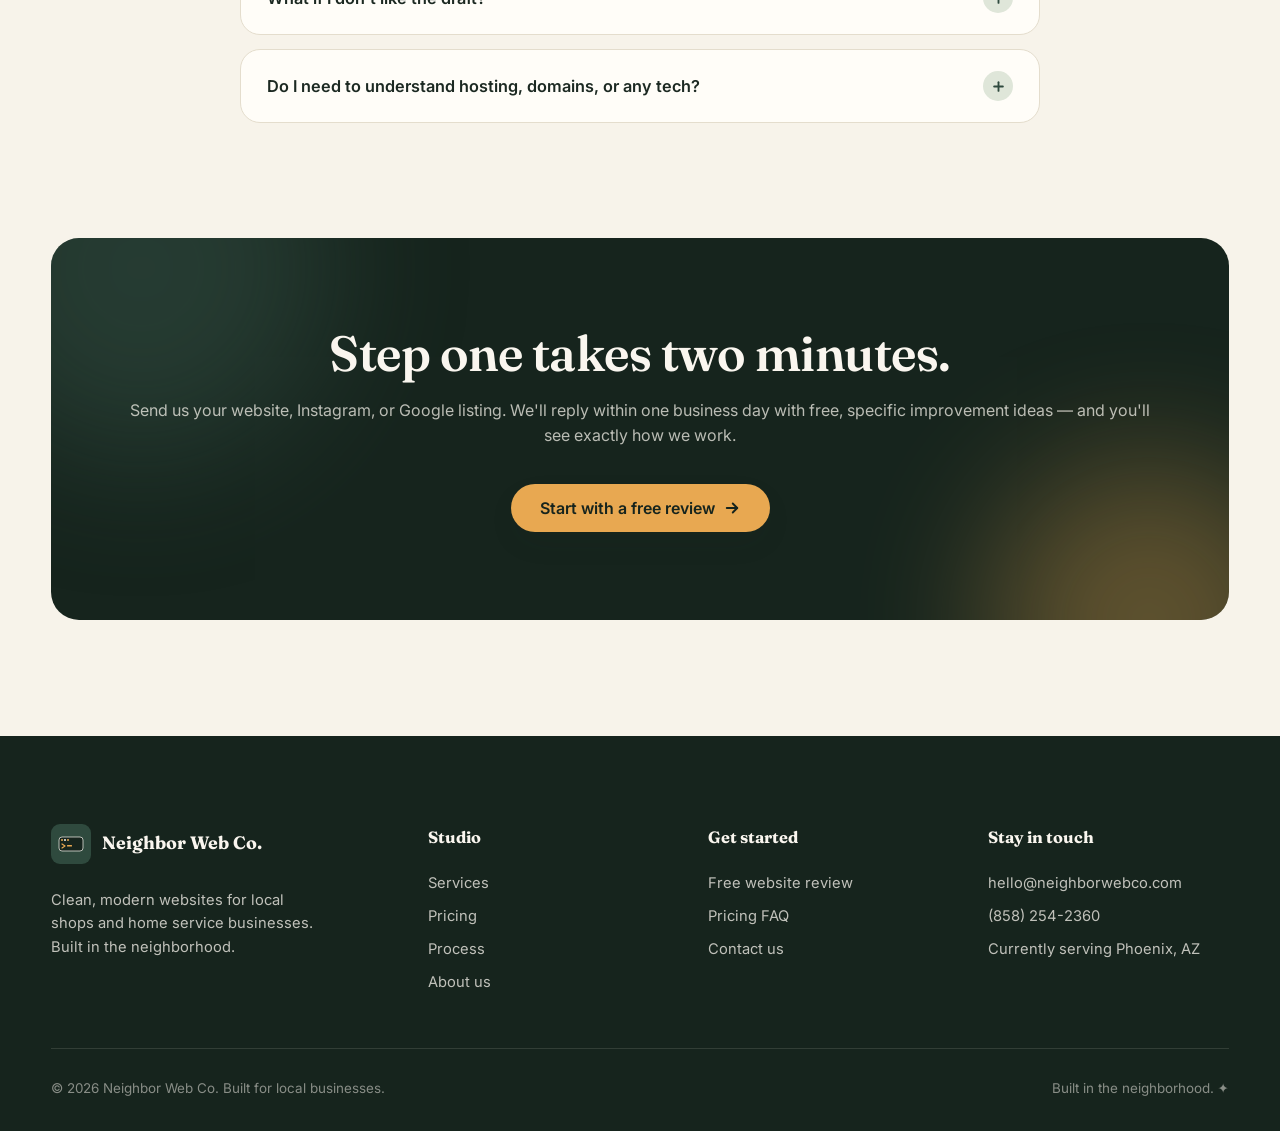
<file: process.html>
<!DOCTYPE html>
<html lang="en">
<head>
  <meta charset="UTF-8" />
  <meta name="viewport" content="width=device-width, initial-scale=1.0" />
  <title>Our Process — Neighbor Web Co. | From First Call to Launch</title>
  <meta name="description" content="How Neighbor Web Co. builds your website: a simple five-step process from first call to launch, with clear timelines and no runaround." />
  <link rel="canonical" href="https://neighborwebco.com/process" />

  <link rel="preconnect" href="https://fonts.googleapis.com" />
  <link rel="preconnect" href="https://fonts.gstatic.com" crossorigin />
  <link href="https://fonts.googleapis.com/css2?family=Fraunces:ital,opsz,wght@0,9..144,400..700;1,9..144,400..700&family=Inter:wght@400;500;600;700&display=swap" rel="stylesheet" />
  <link rel="stylesheet" href="css/styles.css" />
  <link rel="icon" href="data:image/svg+xml,%3Csvg xmlns='http://www.w3.org/2000/svg' viewBox='0 0 32 32'%3E%3Crect width='32' height='32' rx='7' fill='%232f4a3e'/%3E%3Crect x='6' y='10' width='20' height='12' rx='2' fill='%2316241d' stroke='%23faf6ef' stroke-width='0.6'/%3E%3Ccircle cx='9' cy='13' r='0.9' fill='%23e8a851'/%3E%3Ccircle cx='12' cy='13' r='0.9' fill='%23faf6ef'/%3E%3Ccircle cx='15' cy='13' r='0.9' fill='%23e8a851'/%3E%3Cpath d='M9 17 L11 18.5 L9 20' fill='none' stroke='%23e8a851' stroke-width='1' stroke-linecap='round' stroke-linejoin='round'/%3E%3Crect x='13' y='17.5' width='4' height='1.2' rx='0.4' fill='%23e8a851'/%3E%3C/svg%3E" />
</head>
<body>
  <div class="progress-bar" id="progressBar" aria-hidden="true"></div>

  <header class="site-header" id="siteHeader">
    <div class="container nav-inner">
      <a href="index.html" class="brand" aria-label="Neighbor Web Co. home">
        <span class="brand-mark" aria-hidden="true"><svg viewBox="0 0 40 40" xmlns="http://www.w3.org/2000/svg"><rect width="40" height="40" rx="9" fill="#2f4a3e"/><rect x="8" y="13" width="24" height="14" rx="3" fill="#16241d" stroke="#faf6ef" stroke-width="0.7"/><circle cx="11" cy="16" r="1" fill="#e8a851"/><circle cx="14" cy="16" r="1" fill="#faf6ef"/><circle cx="17" cy="16" r="1" fill="#e8a851"/><path d="M11 20 L14 22 L11 24" fill="none" stroke="#e8a851" stroke-width="1.2" stroke-linecap="round" stroke-linejoin="round"/><rect x="16" y="21" width="5" height="1.5" rx="0.5" fill="#e8a851"/></svg></span>
        <span class="brand-name">Neighbor Web Co.</span>
      </a>
      <nav class="primary-nav" aria-label="Primary">
        <a href="index.html">Home</a>
        <a href="services.html">Services</a>
        <a href="pricing.html">Pricing</a>
        <a href="process.html" aria-current="page">Process</a>
        <a href="about.html">About</a>
        <a href="contact.html" class="nav-cta">Free review</a>
      </nav>
      <button class="nav-toggle" id="navToggle" aria-expanded="false" aria-controls="mobileMenu" aria-label="Open menu">
        <span></span><span></span><span></span>
      </button>
    </div>
  </header>
  <div class="mobile-menu" id="mobileMenu">
    <a href="index.html">Home</a>
    <a href="services.html">Services</a>
    <a href="pricing.html">Pricing</a>
    <a href="process.html" aria-current="page">Process</a>
    <a href="about.html">About</a>
    <a href="contact.html">Free review</a>
    <p class="menu-contact">hello@neighborwebco.com · (858) 254-2360</p>
  </div>

  <main>
    <section class="page-hero page-hero-center">
      <div class="hero-bg" aria-hidden="true">
        <div class="hero-blob hero-blob-1"></div>
        <div class="hero-blob hero-blob-2"></div>
      </div>
      <div class="container">
        <span class="eyebrow"><span class="dot"></span> How it works</span>
        <h1>From first call to launch, <span class="accent-text">without the runaround</span>.</h1>
        <p class="lede">You're busy running a business. Our process is built so you spend as little time as possible on the website — and still get exactly what you wanted.</p>
      </div>
    </section>

    <!-- ===================== TIMELINE ===================== -->
    <section class="section" style="padding-top: 1.5rem;">
      <div class="container">
        <ol class="timeline">
          <li class="timeline-item" data-reveal>
            <div class="timeline-num">01</div>
            <div class="timeline-body">
              <h3>Tell us about your business</h3>
              <p>A short, friendly call (or email thread, if you prefer) about what you do, who your customers are, and what you want the website to achieve — more calls, more bookings, more orders. We'll also look at whatever you have today: an old site, an Instagram, a Google listing.</p>
              <span class="duration">~30 minutes of your time</span>
            </div>
          </li>
          <li class="timeline-item" data-reveal>
            <div class="timeline-num">02</div>
            <div class="timeline-body">
              <h3>We build a real working draft</h3>
              <p>No confusing wireframes or abstract mood boards. Within about two weeks, you get a link to a real, working draft of your website that you can open on your own phone and click around like a customer would.</p>
              <span class="duration">1–2 weeks, we do the work</span>
            </div>
          </li>
          <li class="timeline-item" data-reveal>
            <div class="timeline-num">03</div>
            <div class="timeline-body">
              <h3>You review, we refine</h3>
              <p>Send your feedback however is easiest — a phone call, a voice memo, a bulleted email. We make the updates and send you a fresh link. Two rounds of revisions are included with every package, and most projects only need one.</p>
              <span class="duration">2–4 days per round</span>
            </div>
          </li>
          <li class="timeline-item" data-reveal>
            <div class="timeline-num">04</div>
            <div class="timeline-body">
              <h3>We launch your site</h3>
              <p>We connect your domain, set up SSL, test every page on real phones and desktops, check your forms end-to-end, and take it live. You don't touch a single setting — we handle the launch from start to finish.</p>
              <span class="duration">Launch day, fully handled</span>
            </div>
          </li>
          <li class="timeline-item" data-reveal>
            <div class="timeline-num">05</div>
            <div class="timeline-body">
              <h3>We keep it humming</h3>
              <p>Hours changed? New menu? Holiday closure? On the Monthly Care plan, you send one message and it's done — usually the same week. Your site stays fast, secure, backed up, and current while you run your business.</p>
              <span class="duration">Ongoing, on the Care plan</span>
            </div>
          </li>
        </ol>
      </div>
    </section>

    <!-- ===================== WHAT WE NEED FROM YOU ===================== -->
    <section class="section section-dark">
      <div class="container">
        <div class="section-head" data-reveal>
          <span class="eyebrow">Your part is small</span>
          <h2>All we need from you is <span style="color: var(--amber); font-style: italic;">about an hour, total</span>.</h2>
          <p class="section-sub">We've built the process so busy owners can get a great website without it becoming a second job.</p>
        </div>
        <div class="cards-grid three" data-reveal-stagger>
          <article class="card" style="background: var(--green-900); border-color: var(--green-700);">
            <div class="card-icon" style="background: rgba(232,168,81,0.15); color: var(--amber);">
              <svg viewBox="0 0 24 24" fill="none" stroke="currentColor" stroke-width="1.75" stroke-linecap="round" stroke-linejoin="round"><path d="M21 11.5a8.38 8.38 0 0 1-9 8.4 8.5 8.5 0 0 1-7.6-12.3A8.38 8.38 0 0 1 12.5 3a8.5 8.5 0 0 1 8.5 8.5Z"/><path d="M8 10h8"/><path d="M8 14h5"/></svg>
            </div>
            <h3 style="color: var(--cream);">One conversation</h3>
            <p style="color: rgba(250,246,239,0.7);">The kickoff call. Tell us about your business in your own words — we'll turn it into website copy.</p>
          </article>
          <article class="card" style="background: var(--green-900); border-color: var(--green-700);">
            <div class="card-icon" style="background: rgba(232,168,81,0.15); color: var(--amber);">
              <svg viewBox="0 0 24 24" fill="none" stroke="currentColor" stroke-width="1.75" stroke-linecap="round" stroke-linejoin="round"><rect x="3" y="3" width="18" height="18" rx="2"/><circle cx="9" cy="9" r="2"/><path d="m21 15-3.1-3.1a2 2 0 0 0-2.8 0L6 21"/></svg>
            </div>
            <h3 style="color: var(--cream);">Your photos &amp; details</h3>
            <p style="color: rgba(250,246,239,0.7);">Hours, services, prices, and any photos you have. Phone photos work — we'll make them shine.</p>
          </article>
          <article class="card" style="background: var(--green-900); border-color: var(--green-700);">
            <div class="card-icon" style="background: rgba(232,168,81,0.15); color: var(--amber);">
              <svg viewBox="0 0 24 24" fill="none" stroke="currentColor" stroke-width="1.75" stroke-linecap="round" stroke-linejoin="round"><path d="M14 9a2 2 0 0 1-2 2H6l-4 4V4c0-1.1.9-2 2-2h8a2 2 0 0 1 2 2Z"/><path d="M18 9h2a2 2 0 0 1 2 2v11l-4-4h-6a2 2 0 0 1-2-2v-1"/></svg>
            </div>
            <h3 style="color: var(--cream);">Honest feedback</h3>
            <p style="color: rgba(250,246,239,0.7);">When the draft arrives, tell us what feels right and what doesn't. Blunt is great — it makes the site better.</p>
          </article>
        </div>
      </div>
    </section>

    <!-- ===================== FAQ ===================== -->
    <section class="section">
      <div class="container">
        <div class="section-head section-head-center" data-reveal>
          <span class="eyebrow">Common questions</span>
          <h2>Process questions, <span class="accent-text">answered</span>.</h2>
        </div>
        <div class="faq-list" data-reveal>
          <div class="faq-item">
            <button class="faq-q" aria-expanded="false">
              How long does the whole thing take?
              <span class="faq-icon" aria-hidden="true"><svg viewBox="0 0 24 24" fill="none" stroke="currentColor" stroke-width="3" stroke-linecap="round"><path d="M12 5v14"/><path d="M5 12h14"/></svg></span>
            </button>
            <div class="faq-a"><div class="faq-a-inner"><p>Most Starter sites launch in 2–3 weeks; Growth sites in 3–5 weeks. The biggest variable is how quickly we get your content and feedback — when owners reply fast, we move fast.</p></div></div>
          </div>
          <div class="faq-item">
            <button class="faq-q" aria-expanded="false">
              I don't have good photos or any written content. Is that a problem?
              <span class="faq-icon" aria-hidden="true"><svg viewBox="0 0 24 24" fill="none" stroke="currentColor" stroke-width="3" stroke-linecap="round"><path d="M12 5v14"/><path d="M5 12h14"/></svg></span>
            </button>
            <div class="faq-a"><div class="faq-a-inner"><p>Not at all — it's the most common situation. We write all the website copy from our kickoff conversation, and we can work with phone photos, suggest stock imagery, or coordinate a local photographer if you want the real thing.</p></div></div>
          </div>
          <div class="faq-item">
            <button class="faq-q" aria-expanded="false">
              What if I don't like the draft?
              <span class="faq-icon" aria-hidden="true"><svg viewBox="0 0 24 24" fill="none" stroke="currentColor" stroke-width="3" stroke-linecap="round"><path d="M12 5v14"/><path d="M5 12h14"/></svg></span>
            </button>
            <div class="faq-a"><div class="faq-a-inner"><p>Tell us. Two rounds of revisions are included, and the first draft exists precisely so we can react to something real together. If we're truly not the right fit after the first draft, we'll part ways fairly — you only pay for work done.</p></div></div>
          </div>
          <div class="faq-item">
            <button class="faq-q" aria-expanded="false">
              Do I need to understand hosting, domains, or any tech?
              <span class="faq-icon" aria-hidden="true"><svg viewBox="0 0 24 24" fill="none" stroke="currentColor" stroke-width="3" stroke-linecap="round"><path d="M12 5v14"/><path d="M5 12h14"/></svg></span>
            </button>
            <div class="faq-a"><div class="faq-a-inner"><p>No. We handle domains, hosting, SSL, email setup help, and launch. If you already own a domain, we'll connect it; if not, we'll help you buy one in your name (it should always be in your name — that's your property).</p></div></div>
          </div>
        </div>
      </div>
    </section>

    <section class="section" style="padding-top: 0;">
      <div class="container">
        <div class="cta-band" data-reveal>
          <h2>Step one takes two minutes.</h2>
          <p>Send us your website, Instagram, or Google listing. We'll reply within one business day with free, specific improvement ideas — and you'll see exactly how we work.</p>
          <div class="cta-row">
            <a href="contact.html" class="btn btn-amber">Start with a free review
              <svg viewBox="0 0 24 24" fill="none" stroke="currentColor" stroke-width="2.5" stroke-linecap="round" stroke-linejoin="round"><path d="M5 12h14"/><path d="m13 6 6 6-6 6"/></svg>
            </a>
          </div>
        </div>
      </div>
    </section>
  </main>

  <footer class="site-footer">
    <div class="container footer-grid">
      <div class="footer-brand">
        <a href="index.html" class="brand" aria-label="Neighbor Web Co. home">
          <span class="brand-mark" aria-hidden="true"><svg viewBox="0 0 40 40" xmlns="http://www.w3.org/2000/svg"><rect width="40" height="40" rx="9" fill="#2f4a3e"/><rect x="8" y="13" width="24" height="14" rx="3" fill="#16241d" stroke="#faf6ef" stroke-width="0.7"/><circle cx="11" cy="16" r="1" fill="#e8a851"/><circle cx="14" cy="16" r="1" fill="#faf6ef"/><circle cx="17" cy="16" r="1" fill="#e8a851"/><path d="M11 20 L14 22 L11 24" fill="none" stroke="#e8a851" stroke-width="1.2" stroke-linecap="round" stroke-linejoin="round"/><rect x="16" y="21" width="5" height="1.5" rx="0.5" fill="#e8a851"/></svg></span>
          <span class="brand-name">Neighbor Web Co.</span>
        </a>
        <p class="footer-desc">Clean, modern websites for local shops and home service businesses. Built in the neighborhood.</p>
      </div>
      <div class="footer-col">
        <h4>Studio</h4>
        <a href="services.html">Services</a>
        <a href="pricing.html">Pricing</a>
        <a href="process.html">Process</a>
        <a href="about.html">About us</a>
      </div>
      <div class="footer-col">
        <h4>Get started</h4>
        <a href="contact.html">Free website review</a>
        <a href="pricing.html#faq">Pricing FAQ</a>
        <a href="contact.html">Contact us</a>
      </div>
      <div class="footer-col">
        <h4>Stay in touch</h4>
        <a href="mailto:hello@neighborwebco.com">hello@neighborwebco.com</a>
        <a href="tel:+18582542360">(858) 254-2360</a>
        <a href="phoenix-web-design.html">Currently serving Phoenix, AZ</a>
      </div>
    </div>
    <div class="container footer-bottom">
      <p>&copy; <span data-year></span> Neighbor Web Co. Built for local businesses.</p>
      <p>Built in the neighborhood. ✦</p>
    </div>
  </footer>

  <button class="back-to-top" id="backToTop" aria-label="Back to top">
    <svg viewBox="0 0 24 24" fill="none" stroke="currentColor" stroke-width="2.5" stroke-linecap="round" stroke-linejoin="round"><path d="M12 19V5"/><path d="m5 12 7-7 7 7"/></svg>
  </button>

  <script src="js/main.js" defer></script>
</body>
</html>
</file>
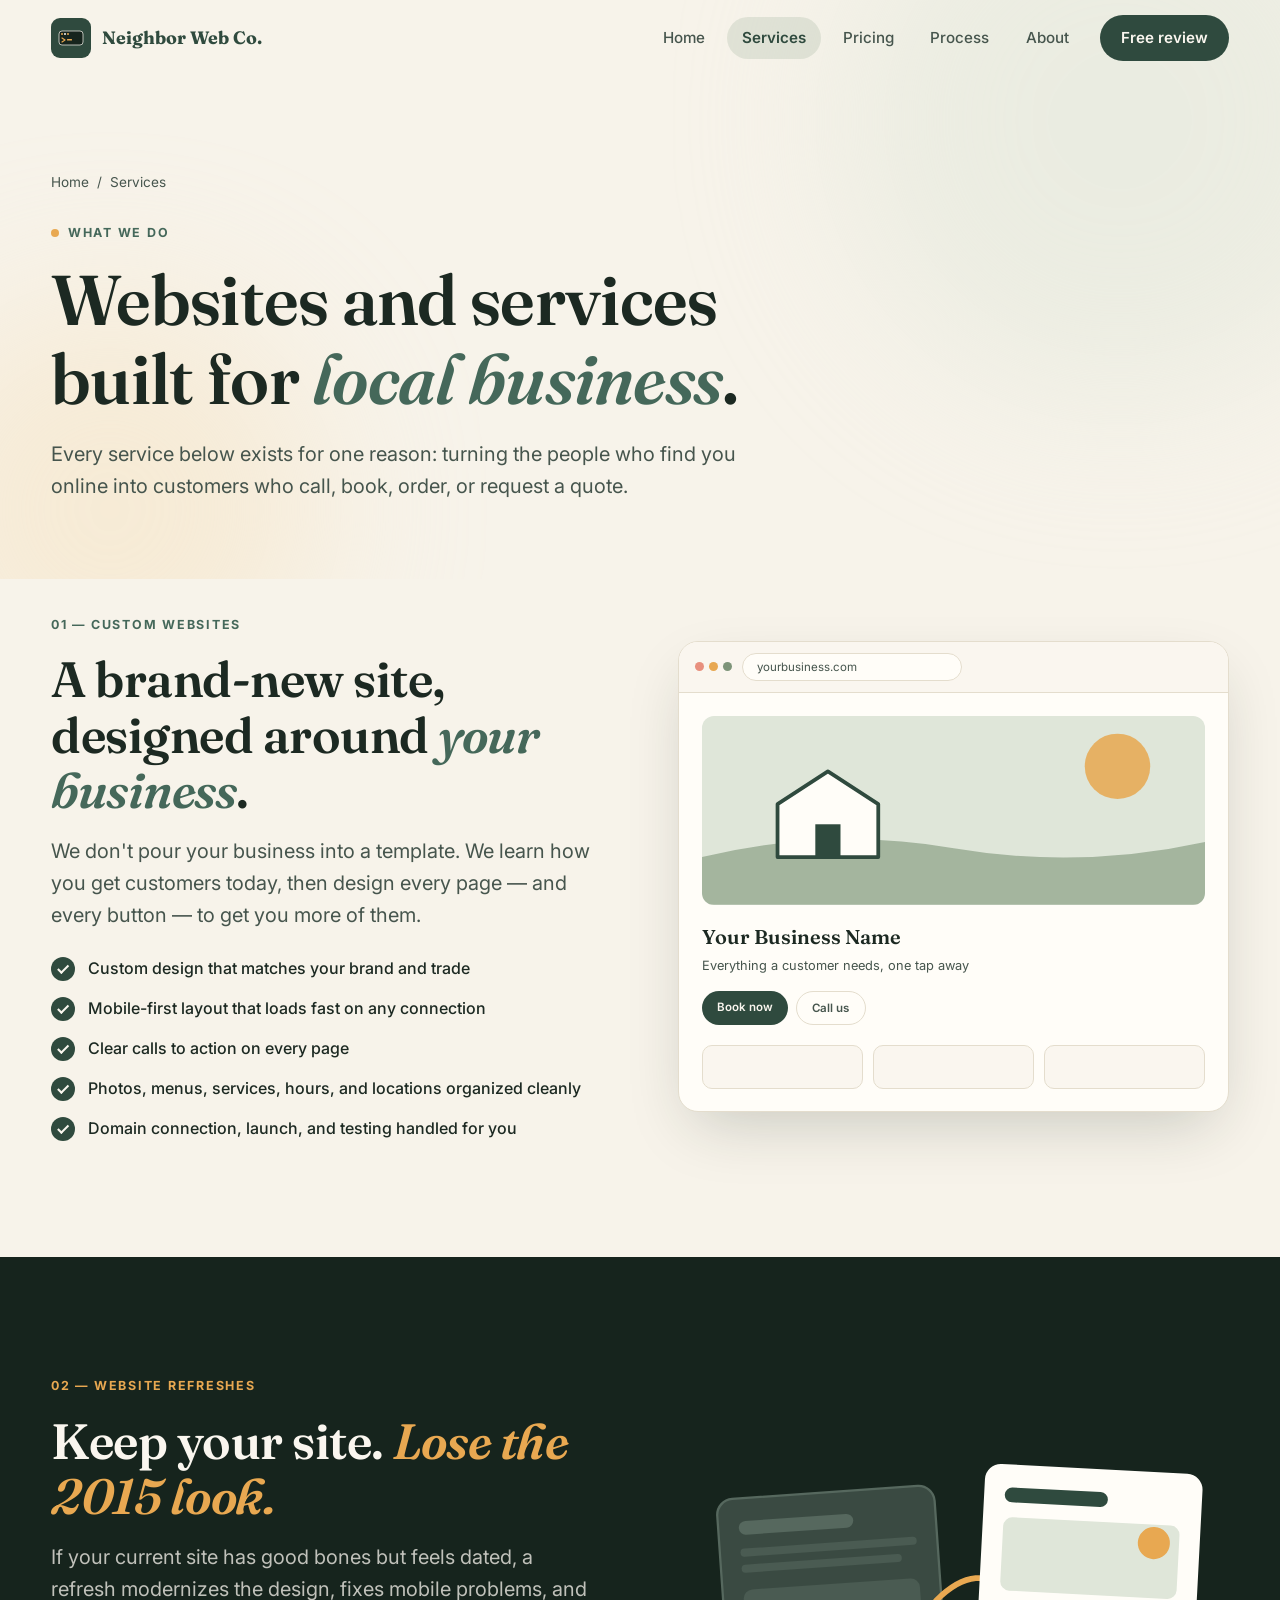
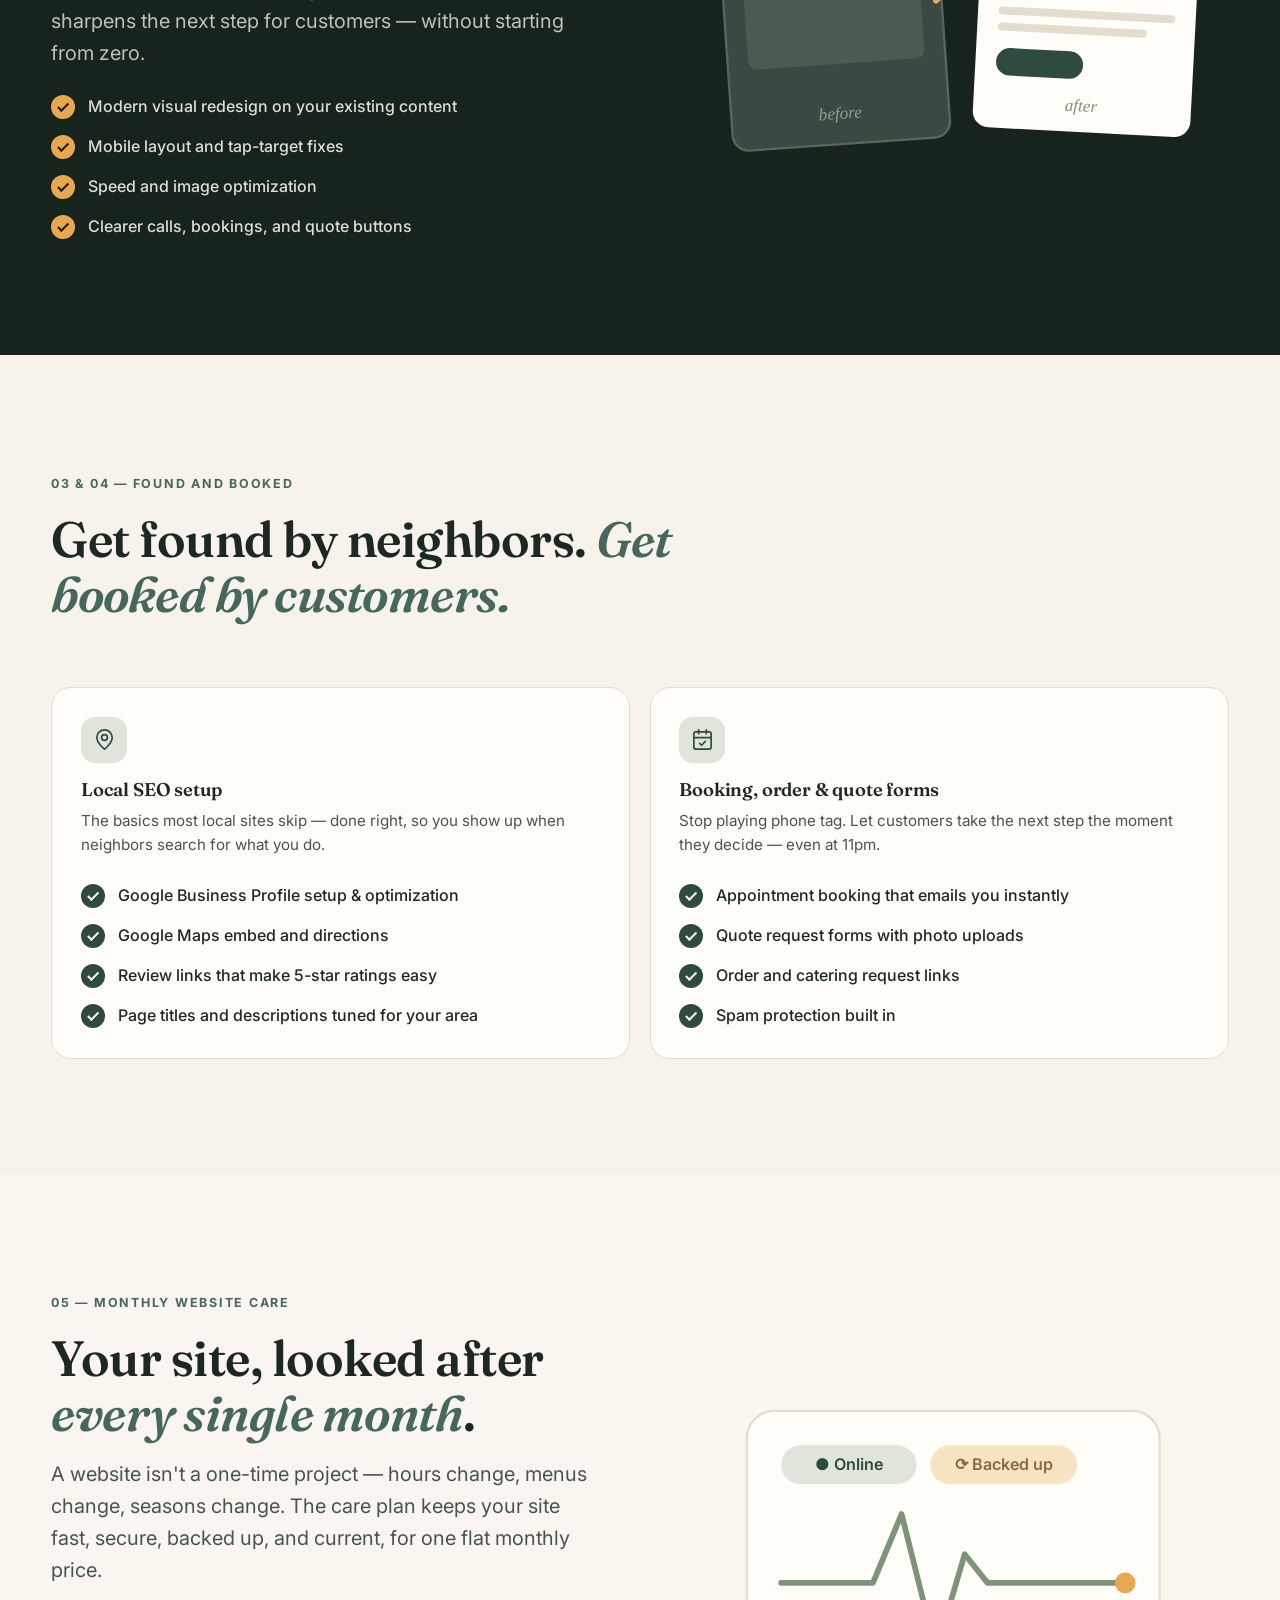
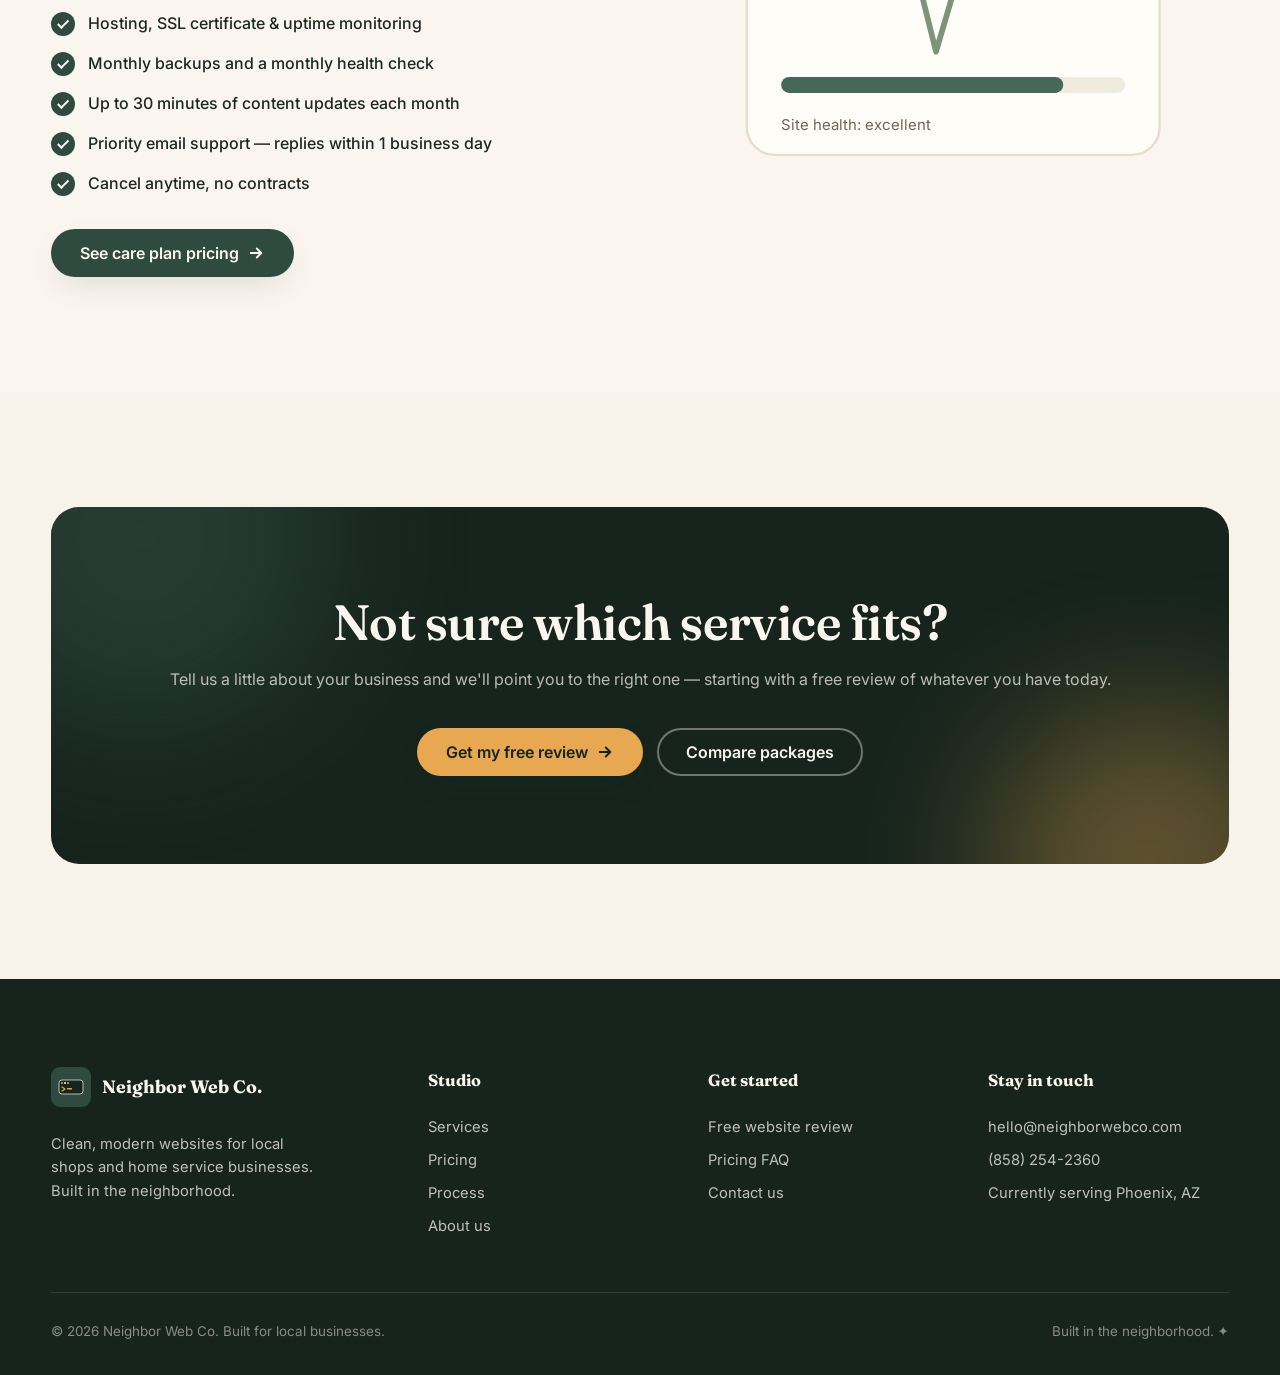
<file: services.html>
<!DOCTYPE html>
<html lang="en">
<head>
  <meta charset="UTF-8" />
  <meta name="viewport" content="width=device-width, initial-scale=1.0" />
  <title>Services — Neighbor Web Co. | Web Design for Local Businesses</title>
  <meta name="description" content="Custom website design, refreshes, local SEO setup, booking forms, and monthly care plans for local shops, restaurants, and home service businesses." />
  <link rel="canonical" href="https://neighborwebco.com/services" />

  <link rel="preconnect" href="https://fonts.googleapis.com" />
  <link rel="preconnect" href="https://fonts.gstatic.com" crossorigin />
  <link href="https://fonts.googleapis.com/css2?family=Fraunces:ital,opsz,wght@0,9..144,400..700;1,9..144,400..700&family=Inter:wght@400;500;600;700&display=swap" rel="stylesheet" />
  <link rel="stylesheet" href="css/styles.css" />
  <link rel="icon" href="data:image/svg+xml,%3Csvg xmlns='http://www.w3.org/2000/svg' viewBox='0 0 32 32'%3E%3Crect width='32' height='32' rx='7' fill='%232f4a3e'/%3E%3Crect x='6' y='10' width='20' height='12' rx='2' fill='%2316241d' stroke='%23faf6ef' stroke-width='0.6'/%3E%3Ccircle cx='9' cy='13' r='0.9' fill='%23e8a851'/%3E%3Ccircle cx='12' cy='13' r='0.9' fill='%23faf6ef'/%3E%3Ccircle cx='15' cy='13' r='0.9' fill='%23e8a851'/%3E%3Cpath d='M9 17 L11 18.5 L9 20' fill='none' stroke='%23e8a851' stroke-width='1' stroke-linecap='round' stroke-linejoin='round'/%3E%3Crect x='13' y='17.5' width='4' height='1.2' rx='0.4' fill='%23e8a851'/%3E%3C/svg%3E" />
</head>
<body>
  <div class="progress-bar" id="progressBar" aria-hidden="true"></div>

  <header class="site-header" id="siteHeader">
    <div class="container nav-inner">
      <a href="index.html" class="brand" aria-label="Neighbor Web Co. home">
        <span class="brand-mark" aria-hidden="true"><svg viewBox="0 0 40 40" xmlns="http://www.w3.org/2000/svg"><rect width="40" height="40" rx="9" fill="#2f4a3e"/><rect x="8" y="13" width="24" height="14" rx="3" fill="#16241d" stroke="#faf6ef" stroke-width="0.7"/><circle cx="11" cy="16" r="1" fill="#e8a851"/><circle cx="14" cy="16" r="1" fill="#faf6ef"/><circle cx="17" cy="16" r="1" fill="#e8a851"/><path d="M11 20 L14 22 L11 24" fill="none" stroke="#e8a851" stroke-width="1.2" stroke-linecap="round" stroke-linejoin="round"/><rect x="16" y="21" width="5" height="1.5" rx="0.5" fill="#e8a851"/></svg></span>
        <span class="brand-name">Neighbor Web Co.</span>
      </a>
      <nav class="primary-nav" aria-label="Primary">
        <a href="index.html">Home</a>
        <a href="services.html" aria-current="page">Services</a>
        <a href="pricing.html">Pricing</a>
        <a href="process.html">Process</a>
        <a href="about.html">About</a>
        <a href="contact.html" class="nav-cta">Free review</a>
      </nav>
      <button class="nav-toggle" id="navToggle" aria-expanded="false" aria-controls="mobileMenu" aria-label="Open menu">
        <span></span><span></span><span></span>
      </button>
    </div>
  </header>
  <div class="mobile-menu" id="mobileMenu">
    <a href="index.html">Home</a>
    <a href="services.html" aria-current="page">Services</a>
    <a href="pricing.html">Pricing</a>
    <a href="process.html">Process</a>
    <a href="about.html">About</a>
    <a href="contact.html">Free review</a>
    <p class="menu-contact">hello@neighborwebco.com · (858) 254-2360</p>
  </div>

  <main>
    <!-- ===================== PAGE HERO ===================== -->
    <section class="page-hero">
      <div class="hero-bg" aria-hidden="true">
        <div class="hero-blob hero-blob-1"></div>
        <div class="hero-blob hero-blob-2"></div>
      </div>
      <div class="container">
        <nav class="breadcrumb" aria-label="Breadcrumb"><a href="index.html">Home</a> <span>/</span> <span>Services</span></nav>
        <span class="eyebrow"><span class="dot"></span> What we do</span>
        <h1>Websites and services built for <span class="accent-text">local business</span>.</h1>
        <p class="lede">Every service below exists for one reason: turning the people who find you online into customers who call, book, order, or request a quote.</p>
      </div>
    </section>

    <!-- ===================== SERVICE 1: NEW SITES ===================== -->
    <section class="section" id="custom" style="padding-top: 2rem;">
      <div class="container split">
        <div data-reveal="left">
          <span class="eyebrow">01 — Custom websites</span>
          <h2>A brand-new site, designed around <span class="accent-text">your business</span>.</h2>
          <p class="lede" style="margin-top: 1rem;">We don't pour your business into a template. We learn how you get customers today, then design every page — and every button — to get you more of them.</p>
          <ul class="checklist">
            <li><span class="check" aria-hidden="true"></span>Custom design that matches your brand and trade</li>
            <li><span class="check" aria-hidden="true"></span>Mobile-first layout that loads fast on any connection</li>
            <li><span class="check" aria-hidden="true"></span>Clear calls to action on every page</li>
            <li><span class="check" aria-hidden="true"></span>Photos, menus, services, hours, and locations organized cleanly</li>
            <li><span class="check" aria-hidden="true"></span>Domain connection, launch, and testing handled for you</li>
          </ul>
        </div>
        <div class="split-visual plain" data-reveal="right" aria-hidden="true">
          <div class="mock-window">
            <div class="mock-bar">
              <div class="mock-dots"><span></span><span></span><span></span></div>
              <div class="mock-url">yourbusiness.com</div>
            </div>
            <div class="mock-body">
              <div class="mock-hero-art">
                <svg viewBox="0 0 400 150" xmlns="http://www.w3.org/2000/svg">
                  <rect width="400" height="150" fill="#dfe6d9"/>
                  <circle cx="330" cy="40" r="26" fill="#e8a851" opacity="0.85"/>
                  <path d="M0 112 Q100 88 200 105 T400 100 L400 150 L0 150 Z" fill="#7d9479" opacity="0.6"/>
                  <path d="M60 112 L60 70 L100 44 L140 70 L140 112 Z" fill="#fffdf8" stroke="#2f4a3e" stroke-width="3" stroke-linejoin="round"/>
                  <rect x="90" y="86" width="20" height="26" fill="#2f4a3e"/>
                </svg>
              </div>
              <div class="mock-title">Your Business Name</div>
              <div class="mock-sub">Everything a customer needs, one tap away</div>
              <div class="mock-cta-row">
                <span class="mock-pill mock-pill-solid">Book now</span>
                <span class="mock-pill mock-pill-ghost">Call us</span>
              </div>
              <div class="mock-cards"><span></span><span></span><span></span></div>
            </div>
          </div>
        </div>
      </div>
    </section>

    <!-- ===================== SERVICE 2: REFRESH ===================== -->
    <section class="section section-dark" id="refresh">
      <div class="container split reverse">
        <div data-reveal="right">
          <span class="eyebrow">02 — Website refreshes</span>
          <h2>Keep your site. <span style="color: var(--amber); font-style: italic;">Lose the 2015 look.</span></h2>
          <p class="lede" style="margin-top: 1rem; color: rgba(250,246,239,0.75);">If your current site has good bones but feels dated, a refresh modernizes the design, fixes mobile problems, and sharpens the next step for customers — without starting from zero.</p>
          <ul class="checklist">
            <li><span class="check" aria-hidden="true"></span>Modern visual redesign on your existing content</li>
            <li><span class="check" aria-hidden="true"></span>Mobile layout and tap-target fixes</li>
            <li><span class="check" aria-hidden="true"></span>Speed and image optimization</li>
            <li><span class="check" aria-hidden="true"></span>Clearer calls, bookings, and quote buttons</li>
          </ul>
        </div>
        <div class="split-visual plain" data-reveal="left" aria-hidden="true">
          <svg viewBox="0 0 480 360" xmlns="http://www.w3.org/2000/svg">
            <!-- before card -->
            <g transform="rotate(-4 140 180)">
              <rect x="40" y="80" width="190" height="220" rx="14" fill="#3a4a42" stroke="#56685e" stroke-width="2"/>
              <rect x="58" y="100" width="100" height="12" rx="6" fill="#56685e"/>
              <rect x="58" y="124" width="154" height="7" rx="3.5" fill="#4a5b52"/>
              <rect x="58" y="138" width="140" height="7" rx="3.5" fill="#4a5b52"/>
              <rect x="58" y="160" width="154" height="70" rx="8" fill="#4a5b52"/>
              <text x="135" y="278" text-anchor="middle" font-family="Georgia" font-style="italic" font-size="15" fill="#8fa096">before</text>
            </g>
            <!-- arrow -->
            <g stroke="#e8a851" stroke-width="5" fill="none" stroke-linecap="round">
              <path d="M225 175 C 250 150, 270 150, 292 168"/>
              <path d="M280 158 L294 169 L278 176"/>
            </g>
            <!-- after card -->
            <g transform="rotate(3 360 180)">
              <rect x="262" y="60" width="190" height="230" rx="14" fill="#fffdf8"/>
              <rect x="280" y="80" width="90" height="13" rx="6.5" fill="#2f4a3e"/>
              <rect x="280" y="106" width="154" height="64" rx="8" fill="#dfe6d9"/>
              <circle cx="412" cy="122" r="14" fill="#e8a851"/>
              <rect x="280" y="184" width="154" height="7" rx="3.5" fill="#e4ddcd"/>
              <rect x="280" y="198" width="130" height="7" rx="3.5" fill="#e4ddcd"/>
              <rect x="280" y="220" width="76" height="24" rx="12" fill="#2f4a3e"/>
              <text x="356" y="272" text-anchor="middle" font-family="Georgia" font-style="italic" font-size="15" fill="#7d9479">after</text>
            </g>
          </svg>
        </div>
      </div>
    </section>

    <!-- ===================== SERVICE 3 + 4: SEO & FORMS ===================== -->
    <section class="section" id="seo">
      <div class="container">
        <div class="section-head" data-reveal>
          <span class="eyebrow">03 &amp; 04 — Found and booked</span>
          <h2>Get found by neighbors. <span class="accent-text">Get booked by customers.</span></h2>
        </div>
        <div class="cards-grid two" data-reveal-stagger>
          <article class="card">
            <div class="card-icon">
              <svg viewBox="0 0 24 24" fill="none" stroke="currentColor" stroke-width="1.75" stroke-linecap="round" stroke-linejoin="round"><path d="M20 10c0 6-8 12-8 12s-8-6-8-12a8 8 0 0 1 16 0Z"/><circle cx="12" cy="10" r="3"/></svg>
            </div>
            <h3>Local SEO setup</h3>
            <p style="margin-bottom: 1rem;">The basics most local sites skip — done right, so you show up when neighbors search for what you do.</p>
            <ul class="checklist">
              <li><span class="check" aria-hidden="true"></span>Google Business Profile setup &amp; optimization</li>
              <li><span class="check" aria-hidden="true"></span>Google Maps embed and directions</li>
              <li><span class="check" aria-hidden="true"></span>Review links that make 5-star ratings easy</li>
              <li><span class="check" aria-hidden="true"></span>Page titles and descriptions tuned for your area</li>
            </ul>
          </article>
          <article class="card" id="forms">
            <div class="card-icon">
              <svg viewBox="0 0 24 24" fill="none" stroke="currentColor" stroke-width="1.75" stroke-linecap="round" stroke-linejoin="round"><path d="M8 2v4"/><path d="M16 2v4"/><rect x="3" y="4" width="18" height="18" rx="2"/><path d="M3 10h18"/><path d="m9 16 2 2 4-4"/></svg>
            </div>
            <h3>Booking, order &amp; quote forms</h3>
            <p style="margin-bottom: 1rem;">Stop playing phone tag. Let customers take the next step the moment they decide — even at 11pm.</p>
            <ul class="checklist">
              <li><span class="check" aria-hidden="true"></span>Appointment booking that emails you instantly</li>
              <li><span class="check" aria-hidden="true"></span>Quote request forms with photo uploads</li>
              <li><span class="check" aria-hidden="true"></span>Order and catering request links</li>
              <li><span class="check" aria-hidden="true"></span>Spam protection built in</li>
            </ul>
          </article>
        </div>
      </div>
    </section>

    <!-- ===================== SERVICE 5: CARE ===================== -->
    <section class="section" id="care" style="background: var(--cream); ">
      <div class="container split">
        <div data-reveal="left">
          <span class="eyebrow">05 — Monthly website care</span>
          <h2>Your site, looked after <span class="accent-text">every single month</span>.</h2>
          <p class="lede" style="margin-top: 1rem;">A website isn't a one-time project — hours change, menus change, seasons change. The care plan keeps your site fast, secure, backed up, and current, for one flat monthly price.</p>
          <ul class="checklist">
            <li><span class="check" aria-hidden="true"></span>Hosting, SSL certificate &amp; uptime monitoring</li>
            <li><span class="check" aria-hidden="true"></span>Monthly backups and a monthly health check</li>
            <li><span class="check" aria-hidden="true"></span>Up to 30 minutes of content updates each month</li>
            <li><span class="check" aria-hidden="true"></span>Priority email support — replies within 1 business day</li>
            <li><span class="check" aria-hidden="true"></span>Cancel anytime, no contracts</li>
          </ul>
          <div class="cta-row" style="margin-top: 2rem;">
            <a href="pricing.html" class="btn btn-primary">See care plan pricing
              <svg viewBox="0 0 24 24" fill="none" stroke="currentColor" stroke-width="2.5" stroke-linecap="round" stroke-linejoin="round"><path d="M5 12h14"/><path d="m13 6 6 6-6 6"/></svg>
            </a>
          </div>
        </div>
        <div class="split-visual plain" data-reveal="right" aria-hidden="true">
          <svg viewBox="0 0 480 380" xmlns="http://www.w3.org/2000/svg">
            <rect x="60" y="40" width="360" height="300" rx="24" fill="#fffdf8" stroke="#e4ddcd" stroke-width="2"/>
            <!-- heartbeat line -->
            <path d="M90 190 L170 190 L195 130 L225 250 L250 165 L270 190 L390 190" fill="none" stroke="#7d9479" stroke-width="5" stroke-linecap="round" stroke-linejoin="round"/>
            <circle cx="390" cy="190" r="9" fill="#e8a851"/>
            <!-- status chips -->
            <g font-family="Inter, sans-serif" font-size="14" font-weight="600">
              <rect x="90" y="70" width="118" height="34" rx="17" fill="#dfe6d9"/>
              <text x="149" y="92" text-anchor="middle" fill="#2f4a3e">● Online</text>
              <rect x="220" y="70" width="128" height="34" rx="17" fill="#f6e3c2"/>
              <text x="284" y="92" text-anchor="middle" fill="#8a6a3f">⟳ Backed up</text>
            </g>
            <g font-family="Inter, sans-serif" font-size="13">
              <rect x="90" y="272" width="300" height="14" rx="7" fill="#f0ebdf"/>
              <rect x="90" y="272" width="246" height="14" rx="7" fill="#45685a"/>
              <text x="90" y="318" fill="#6e6557">Site health: excellent</text>
            </g>
          </svg>
        </div>
      </div>
    </section>

    <!-- ===================== CTA ===================== -->
    <section class="section">
      <div class="container">
        <div class="cta-band" data-reveal>
          <h2>Not sure which service fits?</h2>
          <p>Tell us a little about your business and we'll point you to the right one — starting with a free review of whatever you have today.</p>
          <div class="cta-row">
            <a href="contact.html" class="btn btn-amber">Get my free review
              <svg viewBox="0 0 24 24" fill="none" stroke="currentColor" stroke-width="2.5" stroke-linecap="round" stroke-linejoin="round"><path d="M5 12h14"/><path d="m13 6 6 6-6 6"/></svg>
            </a>
            <a href="pricing.html" class="btn btn-secondary">Compare packages</a>
          </div>
        </div>
      </div>
    </section>
  </main>

  <footer class="site-footer">
    <div class="container footer-grid">
      <div class="footer-brand">
        <a href="index.html" class="brand" aria-label="Neighbor Web Co. home">
          <span class="brand-mark" aria-hidden="true"><svg viewBox="0 0 40 40" xmlns="http://www.w3.org/2000/svg"><rect width="40" height="40" rx="9" fill="#2f4a3e"/><rect x="8" y="13" width="24" height="14" rx="3" fill="#16241d" stroke="#faf6ef" stroke-width="0.7"/><circle cx="11" cy="16" r="1" fill="#e8a851"/><circle cx="14" cy="16" r="1" fill="#faf6ef"/><circle cx="17" cy="16" r="1" fill="#e8a851"/><path d="M11 20 L14 22 L11 24" fill="none" stroke="#e8a851" stroke-width="1.2" stroke-linecap="round" stroke-linejoin="round"/><rect x="16" y="21" width="5" height="1.5" rx="0.5" fill="#e8a851"/></svg></span>
          <span class="brand-name">Neighbor Web Co.</span>
        </a>
        <p class="footer-desc">Clean, modern websites for local shops and home service businesses. Built in the neighborhood.</p>
      </div>
      <div class="footer-col">
        <h4>Studio</h4>
        <a href="services.html">Services</a>
        <a href="pricing.html">Pricing</a>
        <a href="process.html">Process</a>
        <a href="about.html">About us</a>
      </div>
      <div class="footer-col">
        <h4>Get started</h4>
        <a href="contact.html">Free website review</a>
        <a href="pricing.html#faq">Pricing FAQ</a>
        <a href="contact.html">Contact us</a>
      </div>
      <div class="footer-col">
        <h4>Stay in touch</h4>
        <a href="mailto:hello@neighborwebco.com">hello@neighborwebco.com</a>
        <a href="tel:+18582542360">(858) 254-2360</a>
        <a href="phoenix-web-design.html">Currently serving Phoenix, AZ</a>
      </div>
    </div>
    <div class="container footer-bottom">
      <p>&copy; <span data-year></span> Neighbor Web Co. Built for local businesses.</p>
      <p>Built in the neighborhood. ✦</p>
    </div>
  </footer>

  <button class="back-to-top" id="backToTop" aria-label="Back to top">
    <svg viewBox="0 0 24 24" fill="none" stroke="currentColor" stroke-width="2.5" stroke-linecap="round" stroke-linejoin="round"><path d="M12 19V5"/><path d="m5 12 7-7 7 7"/></svg>
  </button>

  <script src="js/main.js" defer></script>
</body>
</html>
</file>
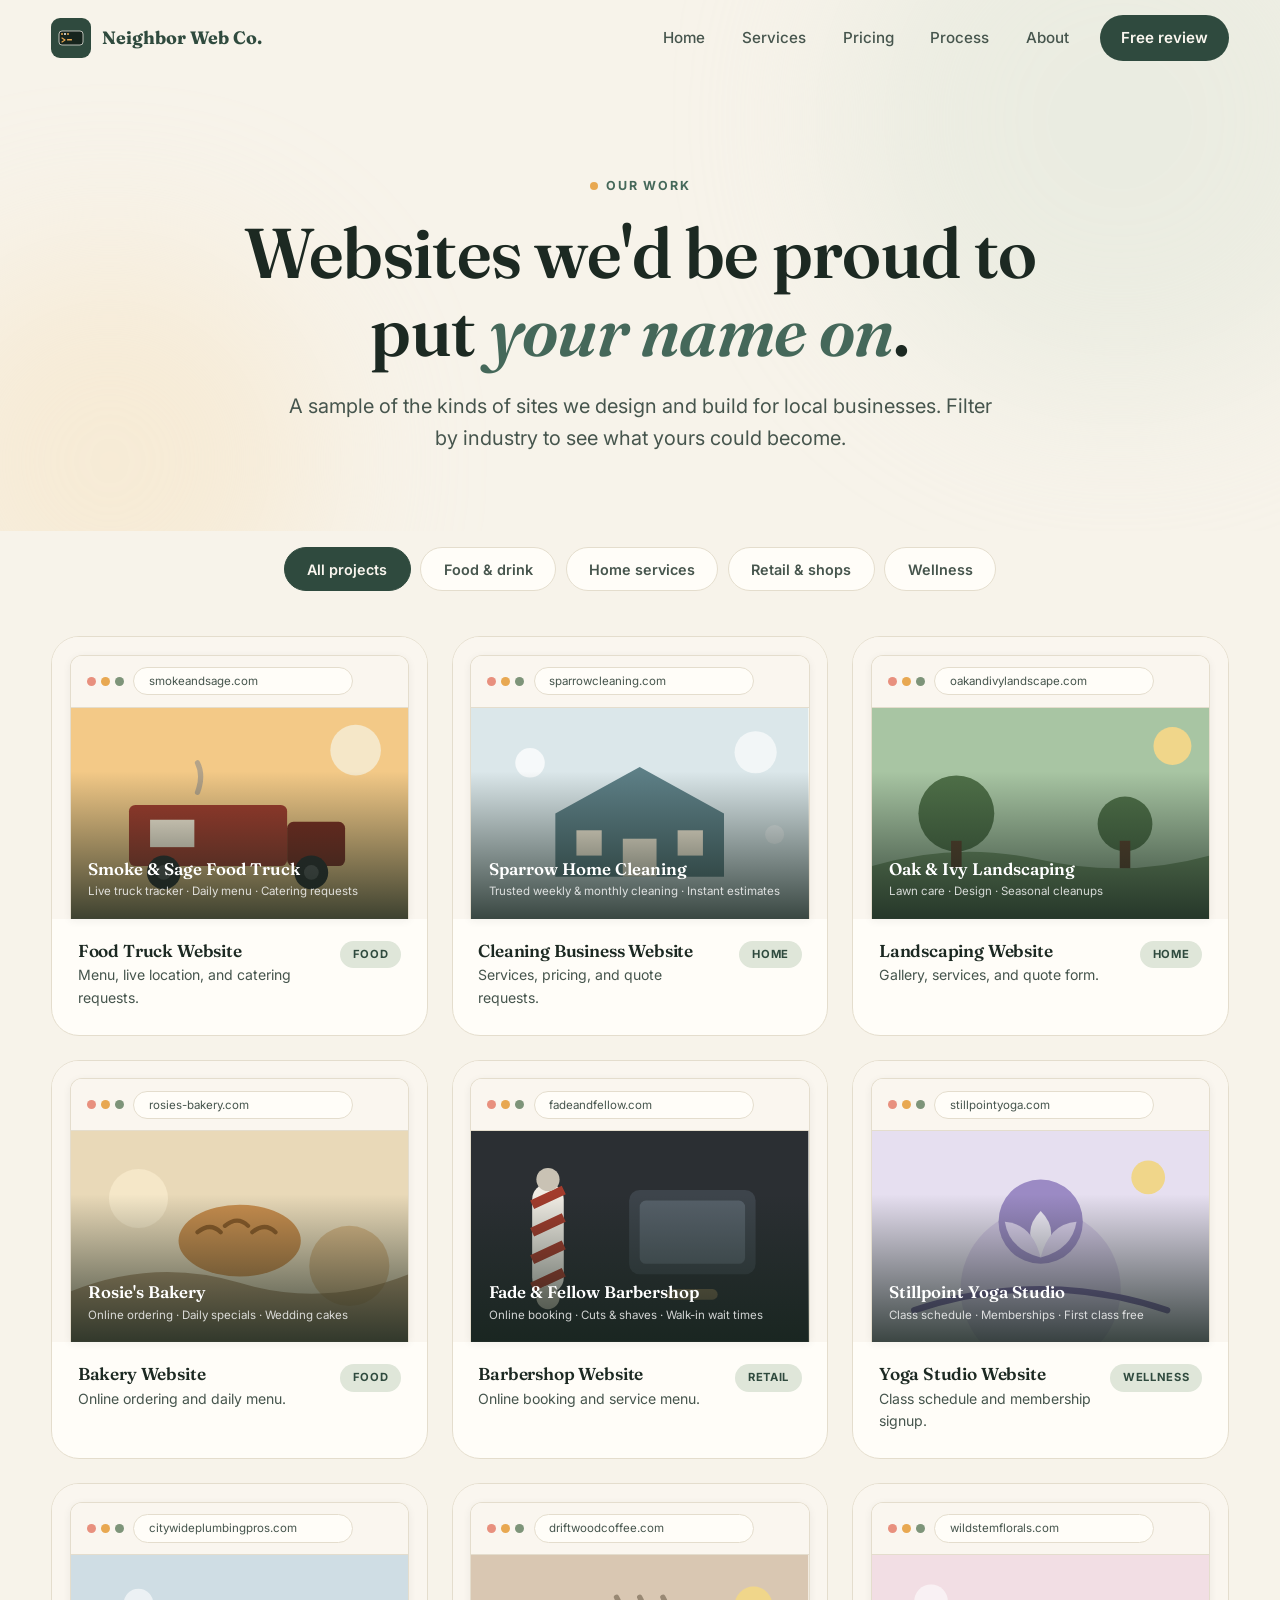
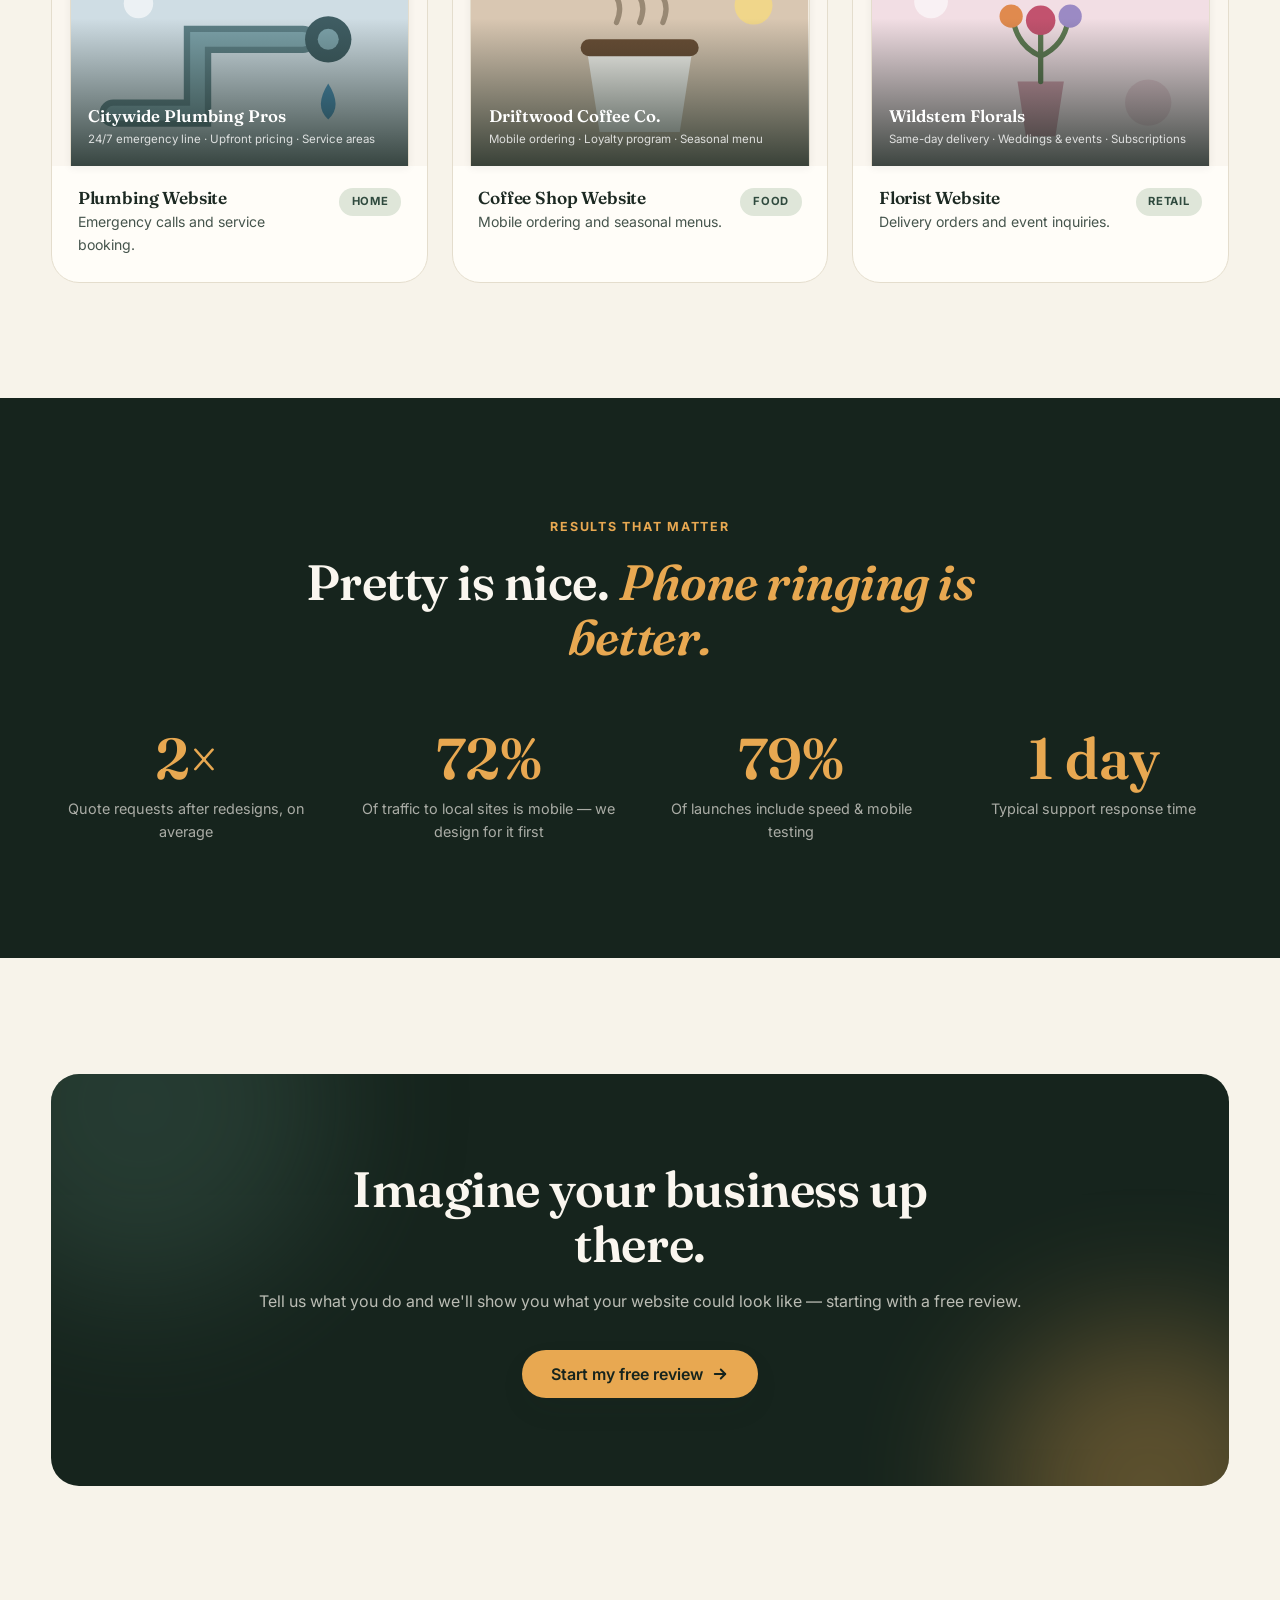
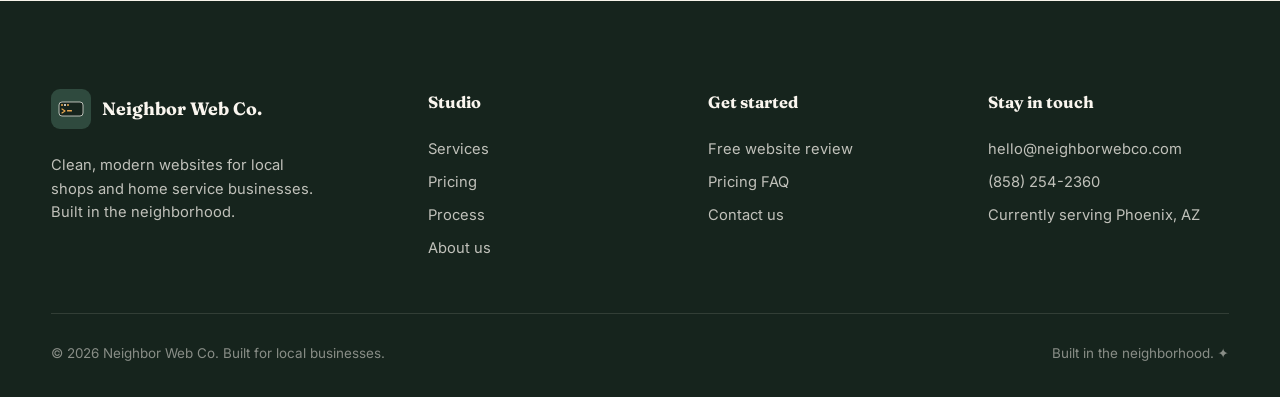
<file: work.html>
<!DOCTYPE html>
<html lang="en">
<head>
  <meta charset="UTF-8" />
  <meta name="viewport" content="width=device-width, initial-scale=1.0" />
  <title>Our Work — Neighbor Web Co. | Local Business Website Examples</title>
  <meta name="description" content="Example websites by Neighbor Web Co. for restaurants, home services, retail shops, and wellness businesses. See what your site could become." />
  <link rel="canonical" href="https://neighborwebco.com/work" />

  <link rel="preconnect" href="https://fonts.googleapis.com" />
  <link rel="preconnect" href="https://fonts.gstatic.com" crossorigin />
  <link href="https://fonts.googleapis.com/css2?family=Fraunces:ital,opsz,wght@0,9..144,400..700;1,9..144,400..700&family=Inter:wght@400;500;600;700&display=swap" rel="stylesheet" />
  <link rel="stylesheet" href="css/styles.css" />
  <link rel="icon" href="data:image/svg+xml,%3Csvg xmlns='http://www.w3.org/2000/svg' viewBox='0 0 32 32'%3E%3Crect width='32' height='32' rx='7' fill='%232f4a3e'/%3E%3Crect x='6' y='10' width='20' height='12' rx='2' fill='%2316241d' stroke='%23faf6ef' stroke-width='0.6'/%3E%3Ccircle cx='9' cy='13' r='0.9' fill='%23e8a851'/%3E%3Ccircle cx='12' cy='13' r='0.9' fill='%23faf6ef'/%3E%3Ccircle cx='15' cy='13' r='0.9' fill='%23e8a851'/%3E%3Cpath d='M9 17 L11 18.5 L9 20' fill='none' stroke='%23e8a851' stroke-width='1' stroke-linecap='round' stroke-linejoin='round'/%3E%3Crect x='13' y='17.5' width='4' height='1.2' rx='0.4' fill='%23e8a851'/%3E%3C/svg%3E" />
</head>
<body>
  <div class="progress-bar" id="progressBar" aria-hidden="true"></div>

  <header class="site-header" id="siteHeader">
    <div class="container nav-inner">
      <a href="index.html" class="brand" aria-label="Neighbor Web Co. home">
        <span class="brand-mark" aria-hidden="true"><svg viewBox="0 0 40 40" xmlns="http://www.w3.org/2000/svg"><rect width="40" height="40" rx="9" fill="#2f4a3e"/><rect x="8" y="13" width="24" height="14" rx="3" fill="#16241d" stroke="#faf6ef" stroke-width="0.7"/><circle cx="11" cy="16" r="1" fill="#e8a851"/><circle cx="14" cy="16" r="1" fill="#faf6ef"/><circle cx="17" cy="16" r="1" fill="#e8a851"/><path d="M11 20 L14 22 L11 24" fill="none" stroke="#e8a851" stroke-width="1.2" stroke-linecap="round" stroke-linejoin="round"/><rect x="16" y="21" width="5" height="1.5" rx="0.5" fill="#e8a851"/></svg></span>
        <span class="brand-name">Neighbor Web Co.</span>
      </a>
      <nav class="primary-nav" aria-label="Primary">
        <a href="index.html">Home</a>
        <a href="services.html">Services</a>
        <a href="pricing.html">Pricing</a>
        <a href="process.html">Process</a>
        <a href="about.html">About</a>
        <a href="contact.html" class="nav-cta">Free review</a>
      </nav>
      <button class="nav-toggle" id="navToggle" aria-expanded="false" aria-controls="mobileMenu" aria-label="Open menu">
        <span></span><span></span><span></span>
      </button>
    </div>
  </header>
  <div class="mobile-menu" id="mobileMenu">
    <a href="index.html">Home</a>
    <a href="services.html">Services</a>
    <a href="pricing.html">Pricing</a>
    <a href="process.html">Process</a>
    <a href="about.html">About</a>
    <a href="contact.html">Free review</a>
    <p class="menu-contact">hello@neighborwebco.com · (858) 254-2360</p>
  </div>

  <main>
    <section class="page-hero page-hero-center">
      <div class="hero-bg" aria-hidden="true">
        <div class="hero-blob hero-blob-1"></div>
        <div class="hero-blob hero-blob-2"></div>
      </div>
      <div class="container">
        <span class="eyebrow"><span class="dot"></span> Our work</span>
        <h1>Websites we'd be proud to put <span class="accent-text">your name on</span>.</h1>
        <p class="lede">A sample of the kinds of sites we design and build for local businesses. Filter by industry to see what yours could become.</p>
      </div>
    </section>

    <section class="section" style="padding-top: 1rem;">
      <div class="container">
        <div class="filter-bar" id="filterBar" data-reveal>
          <button class="filter-chip active" data-filter="all">All projects</button>
          <button class="filter-chip" data-filter="food">Food &amp; drink</button>
          <button class="filter-chip" data-filter="home">Home services</button>
          <button class="filter-chip" data-filter="retail">Retail &amp; shops</button>
          <button class="filter-chip" data-filter="wellness">Wellness</button>
        </div>

        <div class="portfolio-grid" data-reveal-stagger>
          <!-- 1. Food truck -->
          <article class="portfolio-card" data-category="food">
            <div class="portfolio-mock">
              <div class="mock-window">
                <div class="mock-bar">
                  <div class="mock-dots"><span></span><span></span><span></span></div>
                  <div class="mock-url">smokeandsage.com</div>
                </div>
                <div class="pm-art">
                  <svg viewBox="0 0 320 200" xmlns="http://www.w3.org/2000/svg" aria-hidden="true">
                    <rect width="320" height="200" fill="#f3c987"/>
                    <circle cx="270" cy="40" r="24" fill="#f5e7c8"/>
                    <rect x="55" y="92" width="150" height="58" rx="6" fill="#a23b2c"/>
                    <rect x="205" y="108" width="55" height="42" rx="6" fill="#7d2b1f"/>
                    <circle cx="88" cy="156" r="16" fill="#2a2a2a"/>
                    <circle cx="88" cy="156" r="7" fill="#555"/>
                    <circle cx="228" cy="156" r="16" fill="#2a2a2a"/>
                    <circle cx="228" cy="156" r="7" fill="#555"/>
                    <rect x="75" y="106" width="42" height="26" fill="#fff3df"/>
                    <path d="M120 80 q6 -16 0 -28" stroke="#8a8a8a" stroke-width="5" fill="none" stroke-linecap="round" opacity="0.6"/>
                  </svg>
                  <div class="pm-overlay">
                    <div class="pm-title">Smoke &amp; Sage Food Truck</div>
                    <div class="pm-sub">Live truck tracker · Daily menu · Catering requests</div>
                  </div>
                </div>
              </div>
            </div>
            <div class="portfolio-meta">
              <div>
                <h3>Food Truck Website</h3>
                <p>Menu, live location, and catering requests.</p>
              </div>
              <span class="portfolio-tag">Food</span>
            </div>
          </article>

          <!-- 2. Cleaning -->
          <article class="portfolio-card" data-category="home">
            <div class="portfolio-mock">
              <div class="mock-window">
                <div class="mock-bar">
                  <div class="mock-dots"><span></span><span></span><span></span></div>
                  <div class="mock-url">sparrowcleaning.com</div>
                </div>
                <div class="pm-art">
                  <svg viewBox="0 0 320 200" xmlns="http://www.w3.org/2000/svg" aria-hidden="true">
                    <rect width="320" height="200" fill="#dbe7ea"/>
                    <path d="M80 160 L80 100 L160 56 L240 100 L240 160 Z" fill="#5d7f86"/>
                    <rect x="144" y="124" width="32" height="36" fill="#fff3df"/>
                    <rect x="100" y="116" width="24" height="24" fill="#fff3df"/>
                    <rect x="196" y="116" width="24" height="24" fill="#fff3df"/>
                    <circle cx="56" cy="52" r="14" fill="#fff" opacity="0.75"/>
                    <circle cx="270" cy="42" r="20" fill="#fff" opacity="0.65"/>
                    <circle cx="288" cy="120" r="9" fill="#fff" opacity="0.5"/>
                  </svg>
                  <div class="pm-overlay">
                    <div class="pm-title">Sparrow Home Cleaning</div>
                    <div class="pm-sub">Trusted weekly &amp; monthly cleaning · Instant estimates</div>
                  </div>
                </div>
              </div>
            </div>
            <div class="portfolio-meta">
              <div>
                <h3>Cleaning Business Website</h3>
                <p>Services, pricing, and quote requests.</p>
              </div>
              <span class="portfolio-tag">Home</span>
            </div>
          </article>

          <!-- 3. Landscaping -->
          <article class="portfolio-card" data-category="home">
            <div class="portfolio-mock">
              <div class="mock-window">
                <div class="mock-bar">
                  <div class="mock-dots"><span></span><span></span><span></span></div>
                  <div class="mock-url">oakandivylandscape.com</div>
                </div>
                <div class="pm-art">
                  <svg viewBox="0 0 320 200" xmlns="http://www.w3.org/2000/svg" aria-hidden="true">
                    <rect width="320" height="200" fill="#a8c5a3"/>
                    <path d="M0 150 Q80 126 160 144 T320 140 L320 200 L0 200 Z" fill="#6e8f63"/>
                    <circle cx="80" cy="100" r="36" fill="#4f7048"/>
                    <rect x="75" y="126" width="10" height="26" fill="#5a3f2a"/>
                    <circle cx="240" cy="110" r="26" fill="#4f7048"/>
                    <rect x="235" y="126" width="10" height="26" fill="#5a3f2a"/>
                    <circle cx="285" cy="36" r="18" fill="#f0d68a"/>
                  </svg>
                  <div class="pm-overlay">
                    <div class="pm-title">Oak &amp; Ivy Landscaping</div>
                    <div class="pm-sub">Lawn care · Design · Seasonal cleanups</div>
                  </div>
                </div>
              </div>
            </div>
            <div class="portfolio-meta">
              <div>
                <h3>Landscaping Website</h3>
                <p>Gallery, services, and quote form.</p>
              </div>
              <span class="portfolio-tag">Home</span>
            </div>
          </article>

          <!-- 4. Bakery -->
          <article class="portfolio-card" data-category="food">
            <div class="portfolio-mock">
              <div class="mock-window">
                <div class="mock-bar">
                  <div class="mock-dots"><span></span><span></span><span></span></div>
                  <div class="mock-url">rosies-bakery.com</div>
                </div>
                <div class="pm-art">
                  <svg viewBox="0 0 320 200" xmlns="http://www.w3.org/2000/svg" aria-hidden="true">
                    <rect width="320" height="200" fill="#e9d9b8"/>
                    <circle cx="64" cy="64" r="28" fill="#f5e7c8"/>
                    <circle cx="264" cy="128" r="38" fill="#c69b5e" opacity="0.55"/>
                    <path d="M0 152 Q80 120 160 144 T320 136 L320 200 L0 200 Z" fill="#8a6a3f" opacity="0.6"/>
                    <!-- bread loaf -->
                    <ellipse cx="160" cy="104" rx="58" ry="34" fill="#c98e4e"/>
                    <path d="M120 96 q12 -10 22 0 M146 90 q12 -10 22 0 M172 96 q12 -10 22 0" stroke="#8a5a28" stroke-width="4" fill="none" stroke-linecap="round"/>
                  </svg>
                  <div class="pm-overlay">
                    <div class="pm-title">Rosie's Bakery</div>
                    <div class="pm-sub">Online ordering · Daily specials · Wedding cakes</div>
                  </div>
                </div>
              </div>
            </div>
            <div class="portfolio-meta">
              <div>
                <h3>Bakery Website</h3>
                <p>Online ordering and daily menu.</p>
              </div>
              <span class="portfolio-tag">Food</span>
            </div>
          </article>

          <!-- 5. Barbershop -->
          <article class="portfolio-card" data-category="retail">
            <div class="portfolio-mock">
              <div class="mock-window">
                <div class="mock-bar">
                  <div class="mock-dots"><span></span><span></span><span></span></div>
                  <div class="mock-url">fadeandfellow.com</div>
                </div>
                <div class="pm-art">
                  <svg viewBox="0 0 320 200" xmlns="http://www.w3.org/2000/svg" aria-hidden="true">
                    <rect width="320" height="200" fill="#2b2f33"/>
                    <!-- barber pole -->
                    <rect x="58" y="50" width="30" height="104" rx="15" fill="#f0ece4"/>
                    <path d="M58 70 l30 -14 M58 96 l30 -14 M58 122 l30 -14 M58 148 l30 -14" stroke="#a23b2c" stroke-width="9"/>
                    <circle cx="73" cy="46" r="11" fill="#c9c2b4"/>
                    <circle cx="73" cy="158" r="11" fill="#c9c2b4"/>
                    <!-- mirror + chair suggestion -->
                    <rect x="150" y="56" width="120" height="80" rx="10" fill="#3d444b"/>
                    <rect x="160" y="66" width="100" height="60" rx="6" fill="#566069"/>
                    <rect x="186" y="150" width="48" height="10" rx="5" fill="#7b6a4f"/>
                  </svg>
                  <div class="pm-overlay">
                    <div class="pm-title">Fade &amp; Fellow Barbershop</div>
                    <div class="pm-sub">Online booking · Cuts &amp; shaves · Walk-in wait times</div>
                  </div>
                </div>
              </div>
            </div>
            <div class="portfolio-meta">
              <div>
                <h3>Barbershop Website</h3>
                <p>Online booking and service menu.</p>
              </div>
              <span class="portfolio-tag">Retail</span>
            </div>
          </article>

          <!-- 6. Yoga studio -->
          <article class="portfolio-card" data-category="wellness">
            <div class="portfolio-mock">
              <div class="mock-window">
                <div class="mock-bar">
                  <div class="mock-dots"><span></span><span></span><span></span></div>
                  <div class="mock-url">stillpointyoga.com</div>
                </div>
                <div class="pm-art">
                  <svg viewBox="0 0 320 200" xmlns="http://www.w3.org/2000/svg" aria-hidden="true">
                    <rect width="320" height="200" fill="#e6dff0"/>
                    <circle cx="160" cy="150" r="76" fill="#cdbfe3" opacity="0.7"/>
                    <circle cx="160" cy="86" r="40" fill="#9b8ac4"/>
                    <circle cx="262" cy="44" r="16" fill="#f0d68a"/>
                    <path d="M40 170 Q160 130 280 170" stroke="#7a68a6" stroke-width="6" fill="none" stroke-linecap="round"/>
                    <!-- lotus -->
                    <path d="M160 120 q-20 -24 0 -44 q20 20 0 44 Z" fill="#f3eefb"/>
                    <path d="M160 120 q-30 -8 -34 -34 q26 2 34 34 Z" fill="#e0d4f2"/>
                    <path d="M160 120 q30 -8 34 -34 q-26 2 -34 34 Z" fill="#e0d4f2"/>
                  </svg>
                  <div class="pm-overlay">
                    <div class="pm-title">Stillpoint Yoga Studio</div>
                    <div class="pm-sub">Class schedule · Memberships · First class free</div>
                  </div>
                </div>
              </div>
            </div>
            <div class="portfolio-meta">
              <div>
                <h3>Yoga Studio Website</h3>
                <p>Class schedule and membership signup.</p>
              </div>
              <span class="portfolio-tag">Wellness</span>
            </div>
          </article>

          <!-- 7. Plumbing -->
          <article class="portfolio-card" data-category="home">
            <div class="portfolio-mock">
              <div class="mock-window">
                <div class="mock-bar">
                  <div class="mock-dots"><span></span><span></span><span></span></div>
                  <div class="mock-url">citywideplumbingpros.com</div>
                </div>
                <div class="pm-art">
                  <svg viewBox="0 0 320 200" xmlns="http://www.w3.org/2000/svg" aria-hidden="true">
                    <rect width="320" height="200" fill="#cfdde4"/>
                    <!-- pipe -->
                    <path d="M40 150 L120 150 L120 80 L220 80" fill="none" stroke="#5d7f86" stroke-width="26" stroke-linecap="round"/>
                    <path d="M40 150 L120 150 L120 80 L220 80" fill="none" stroke="#7da3ab" stroke-width="14" stroke-linecap="round"/>
                    <circle cx="244" cy="80" r="22" fill="#3f5d63"/>
                    <circle cx="244" cy="80" r="10" fill="#7da3ab"/>
                    <!-- droplet -->
                    <path d="M244 122 q-14 22 0 34 q14 -12 0 -34 Z" fill="#4a90b8"/>
                    <circle cx="64" cy="46" r="14" fill="#fff" opacity="0.6"/>
                  </svg>
                  <div class="pm-overlay">
                    <div class="pm-title">Citywide Plumbing Pros</div>
                    <div class="pm-sub">24/7 emergency line · Upfront pricing · Service areas</div>
                  </div>
                </div>
              </div>
            </div>
            <div class="portfolio-meta">
              <div>
                <h3>Plumbing Website</h3>
                <p>Emergency calls and service booking.</p>
              </div>
              <span class="portfolio-tag">Home</span>
            </div>
          </article>

          <!-- 8. Coffee shop -->
          <article class="portfolio-card" data-category="food">
            <div class="portfolio-mock">
              <div class="mock-window">
                <div class="mock-bar">
                  <div class="mock-dots"><span></span><span></span><span></span></div>
                  <div class="mock-url">driftwoodcoffee.com</div>
                </div>
                <div class="pm-art">
                  <svg viewBox="0 0 320 200" xmlns="http://www.w3.org/2000/svg" aria-hidden="true">
                    <rect width="320" height="200" fill="#d9c7b2"/>
                    <!-- cup -->
                    <path d="M110 90 L210 90 L198 168 L122 168 Z" fill="#fffdf8"/>
                    <rect x="104" y="80" width="112" height="16" rx="8" fill="#6b4e35"/>
                    <path d="M138 64 q6 -14 0 -24 M160 64 q6 -14 0 -24 M182 64 q6 -14 0 -24" stroke="#8a7a66" stroke-width="5" fill="none" stroke-linecap="round" opacity="0.8"/>
                    <circle cx="268" cy="48" r="18" fill="#f0d68a"/>
                  </svg>
                  <div class="pm-overlay">
                    <div class="pm-title">Driftwood Coffee Co.</div>
                    <div class="pm-sub">Mobile ordering · Loyalty program · Seasonal menu</div>
                  </div>
                </div>
              </div>
            </div>
            <div class="portfolio-meta">
              <div>
                <h3>Coffee Shop Website</h3>
                <p>Mobile ordering and seasonal menus.</p>
              </div>
              <span class="portfolio-tag">Food</span>
            </div>
          </article>

          <!-- 9. Florist -->
          <article class="portfolio-card" data-category="retail">
            <div class="portfolio-mock">
              <div class="mock-window">
                <div class="mock-bar">
                  <div class="mock-dots"><span></span><span></span><span></span></div>
                  <div class="mock-url">wildstemflorals.com</div>
                </div>
                <div class="pm-art">
                  <svg viewBox="0 0 320 200" xmlns="http://www.w3.org/2000/svg" aria-hidden="true">
                    <rect width="320" height="200" fill="#f2dee4"/>
                    <!-- vase + stems -->
                    <path d="M138 120 L182 120 L174 172 L146 172 Z" fill="#cf9aa8"/>
                    <path d="M160 120 V70 M160 96 q-22 -10 -26 -34 M160 96 q22 -10 26 -34" stroke="#5f7a52" stroke-width="5" fill="none" stroke-linecap="round"/>
                    <circle cx="160" cy="62" r="14" fill="#c2526e"/>
                    <circle cx="132" cy="58" r="11" fill="#e08a4e"/>
                    <circle cx="188" cy="58" r="11" fill="#9b8ac4"/>
                    <circle cx="262" cy="140" r="22" fill="#e3c2cc" opacity="0.8"/>
                    <circle cx="56" cy="44" r="16" fill="#fff" opacity="0.6"/>
                  </svg>
                  <div class="pm-overlay">
                    <div class="pm-title">Wildstem Florals</div>
                    <div class="pm-sub">Same-day delivery · Weddings &amp; events · Subscriptions</div>
                  </div>
                </div>
              </div>
            </div>
            <div class="portfolio-meta">
              <div>
                <h3>Florist Website</h3>
                <p>Delivery orders and event inquiries.</p>
              </div>
              <span class="portfolio-tag">Retail</span>
            </div>
          </article>
        </div>
      </div>
    </section>

    <!-- ===================== RESULTS ===================== -->
    <section class="section section-dark stats-band">
      <div class="container">
        <div class="section-head section-head-center" data-reveal>
          <span class="eyebrow">Results that matter</span>
          <h2>Pretty is nice. <span style="color: var(--amber); font-style: italic;">Phone ringing is better.</span></h2>
        </div>
        <div class="stats-grid" data-reveal-stagger>
          <div class="stat">
            <div class="stat-num"><span data-count="2" data-suffix="×">0</span></div>
            <div class="stat-label">Quote requests after redesigns, on average</div>
          </div>
          <div class="stat">
            <div class="stat-num"><span data-count="92" data-suffix="%">0</span></div>
            <div class="stat-label">Of traffic to local sites is mobile — we design for it first</div>
          </div>
          <div class="stat">
            <div class="stat-num"><span data-count="100" data-suffix="%">0</span></div>
            <div class="stat-label">Of launches include speed &amp; mobile testing</div>
          </div>
          <div class="stat">
            <div class="stat-num"><span data-count="1" data-suffix=" day">0</span></div>
            <div class="stat-label">Typical support response time</div>
          </div>
        </div>
      </div>
    </section>

    <section class="section">
      <div class="container">
        <div class="cta-band" data-reveal>
          <h2>Imagine your business up there.</h2>
          <p>Tell us what you do and we'll show you what your website could look like — starting with a free review.</p>
          <div class="cta-row">
            <a href="contact.html" class="btn btn-amber">Start my free review
              <svg viewBox="0 0 24 24" fill="none" stroke="currentColor" stroke-width="2.5" stroke-linecap="round" stroke-linejoin="round"><path d="M5 12h14"/><path d="m13 6 6 6-6 6"/></svg>
            </a>
          </div>
        </div>
      </div>
    </section>
  </main>

  <footer class="site-footer">
    <div class="container footer-grid">
      <div class="footer-brand">
        <a href="index.html" class="brand" aria-label="Neighbor Web Co. home">
          <span class="brand-mark" aria-hidden="true"><svg viewBox="0 0 40 40" xmlns="http://www.w3.org/2000/svg"><rect width="40" height="40" rx="9" fill="#2f4a3e"/><rect x="8" y="13" width="24" height="14" rx="3" fill="#16241d" stroke="#faf6ef" stroke-width="0.7"/><circle cx="11" cy="16" r="1" fill="#e8a851"/><circle cx="14" cy="16" r="1" fill="#faf6ef"/><circle cx="17" cy="16" r="1" fill="#e8a851"/><path d="M11 20 L14 22 L11 24" fill="none" stroke="#e8a851" stroke-width="1.2" stroke-linecap="round" stroke-linejoin="round"/><rect x="16" y="21" width="5" height="1.5" rx="0.5" fill="#e8a851"/></svg></span>
          <span class="brand-name">Neighbor Web Co.</span>
        </a>
        <p class="footer-desc">Clean, modern websites for local shops and home service businesses. Built in the neighborhood.</p>
      </div>
      <div class="footer-col">
        <h4>Studio</h4>
        <a href="services.html">Services</a>
        <a href="pricing.html">Pricing</a>
        <a href="process.html">Process</a>
        <a href="about.html">About us</a>
      </div>
      <div class="footer-col">
        <h4>Get started</h4>
        <a href="contact.html">Free website review</a>
        <a href="pricing.html#faq">Pricing FAQ</a>
        <a href="contact.html">Contact us</a>
      </div>
      <div class="footer-col">
        <h4>Stay in touch</h4>
        <a href="mailto:hello@neighborwebco.com">hello@neighborwebco.com</a>
        <a href="tel:+18582542360">(858) 254-2360</a>
        <a href="phoenix-web-design.html">Currently serving Phoenix, AZ</a>
      </div>
    </div>
    <div class="container footer-bottom">
      <p>&copy; <span data-year></span> Neighbor Web Co. Built for local businesses.</p>
      <p>Built in the neighborhood. ✦</p>
    </div>
  </footer>

  <button class="back-to-top" id="backToTop" aria-label="Back to top">
    <svg viewBox="0 0 24 24" fill="none" stroke="currentColor" stroke-width="2.5" stroke-linecap="round" stroke-linejoin="round"><path d="M12 19V5"/><path d="m5 12 7-7 7 7"/></svg>
  </button>

  <script src="js/main.js" defer></script>
</body>
</html>
</file>
<file: css/styles.css>
/* ============================================================
   NEIGHBOR WEB CO. — v2 Design System
   Fonts: Fraunces (display) + Inter (body)
   ============================================================ */

/* ---------- Reset ---------- */
*, *::before, *::after { box-sizing: border-box; margin: 0; padding: 0; }
html { scroll-behavior: smooth; }
body {
  font-family: "Inter", system-ui, -apple-system, sans-serif;
  font-size: 16px;
  line-height: 1.6;
  color: var(--ink);
  background: var(--paper);
  -webkit-font-smoothing: antialiased;
  overflow-x: hidden;
}
img, svg { display: block; max-width: 100%; }
a { color: inherit; text-decoration: none; }
ul, ol { list-style: none; }
button { font: inherit; cursor: pointer; border: none; background: none; color: inherit; }
fieldset { border: none; min-width: 0; }
input, textarea, select { font: inherit; color: inherit; }

/* ---------- Tokens ---------- */
:root {
  --ink: #1c2922;
  --ink-soft: #46554d;
  --paper: #f7f3ea;
  --surface: #fffdf8;
  --line: #e4ddcd;

  --green-950: #16241d;
  --green-900: #1f3329;
  --green-700: #2f4a3e;
  --green-500: #45685a;
  --sage: #7d9479;
  --sage-soft: #dfe6d9;

  --amber: #e8a851;
  --amber-soft: #f6e3c2;
  --terracotta: #c96f4a;
  --terracotta-soft: #f2d8cb;
  --cream: #faf6ef;

  --radius-sm: 12px;
  --radius-md: 20px;
  --radius-lg: 28px;
  --radius-pill: 999px;

  --shadow-sm: 0 2px 8px rgba(28, 41, 34, 0.06);
  --shadow-md: 0 12px 32px -8px rgba(28, 41, 34, 0.14);
  --shadow-lg: 0 24px 64px -16px rgba(28, 41, 34, 0.22);

  --font-display: "Fraunces", Georgia, serif;
  --ease-spring: cubic-bezier(0.22, 1, 0.36, 1);
  --header-h: 76px;
}

::selection { background: var(--amber); color: var(--green-950); }

/* ---------- Typography ---------- */
h1, h2, h3, .display {
  font-family: var(--font-display);
  font-weight: 600;
  line-height: 1.12;
  letter-spacing: -0.01em;
  color: var(--ink);
}
h1 { font-size: clamp(2.6rem, 6vw, 4.4rem); }
h2 { font-size: clamp(2rem, 4.2vw, 3.1rem); }
h3 { font-size: clamp(1.2rem, 2vw, 1.45rem); }
.lede { font-size: clamp(1.05rem, 1.6vw, 1.25rem); color: var(--ink-soft); max-width: 56ch; }

.accent-text { color: var(--green-500); font-style: italic; }
.accent-underline {
  position: relative; white-space: nowrap;
}
.accent-underline::after {
  content: ""; position: absolute; left: 0; right: 0; bottom: 0.04em; height: 0.32em;
  background: var(--amber); opacity: 0.45; z-index: -1; border-radius: 4px;
  transform: scaleX(0); transform-origin: left;
  animation: underline-in 0.9s var(--ease-spring) 0.5s forwards;
}
@keyframes underline-in { to { transform: scaleX(1); } }

.eyebrow {
  display: inline-flex; align-items: center; gap: 0.55rem;
  font-size: 0.78rem; font-weight: 700; letter-spacing: 0.14em; text-transform: uppercase;
  color: var(--green-500); margin-bottom: 1.1rem;
}
.eyebrow .dot { width: 8px; height: 8px; border-radius: 50%; background: var(--amber); animation: pulse 2.4s ease infinite; }
@keyframes pulse { 0%,100% { box-shadow: 0 0 0 0 rgba(232,168,81,.5);} 55% { box-shadow: 0 0 0 8px rgba(232,168,81,0);} }

/* ---------- Layout ---------- */
.container { width: min(1180px, 92vw); margin-inline: auto; }
.section { padding: clamp(4.5rem, 9vw, 7.5rem) 0; position: relative; }
.section-head { max-width: 720px; margin-bottom: clamp(2.5rem, 5vw, 4rem); }
.section-head-center { margin-inline: auto; text-align: center; }
.section-sub { color: var(--ink-soft); margin-top: 0.9rem; font-size: 1.08rem; }

.section-dark { background: var(--green-950); }
.section-dark h2, .section-dark h3 { color: var(--cream); }
.section-dark .section-sub, .section-dark p { color: rgba(250, 246, 239, 0.72); }
.section-dark .eyebrow { color: var(--amber); }

/* ---------- Buttons ---------- */
.btn {
  display: inline-flex; align-items: center; justify-content: center; gap: 0.5rem;
  padding: 0.95rem 1.8rem; border-radius: var(--radius-pill);
  font-weight: 600; font-size: 1rem; line-height: 1;
  transition: transform 0.35s var(--ease-spring), box-shadow 0.35s, background 0.25s, color 0.25s;
  will-change: transform;
}
.btn svg { width: 18px; height: 18px; transition: transform 0.3s var(--ease-spring); }
.btn:hover svg { transform: translateX(4px); }
.btn-primary { background: var(--green-700); color: var(--cream); box-shadow: var(--shadow-md); }
.btn-primary:hover { transform: translateY(-3px); box-shadow: var(--shadow-lg); background: var(--green-900); }
.btn-amber { background: var(--amber); color: var(--green-950); box-shadow: var(--shadow-md); }
.btn-amber:hover { transform: translateY(-3px); box-shadow: var(--shadow-lg); }
.btn-secondary { background: transparent; color: var(--ink); box-shadow: inset 0 0 0 2px var(--line); }
.btn-secondary:hover { box-shadow: inset 0 0 0 2px var(--green-500); transform: translateY(-3px); }
.section-dark .btn-secondary { color: var(--cream); box-shadow: inset 0 0 0 2px rgba(250,246,239,0.25); }
.section-dark .btn-secondary:hover { box-shadow: inset 0 0 0 2px var(--amber); }
.btn.block { width: 100%; }

/* ---------- Scroll progress ---------- */
.progress-bar {
  position: fixed; top: 0; left: 0; height: 3px; width: 100%;
  transform-origin: left; transform: scaleX(0);
  background: linear-gradient(90deg, var(--amber), var(--terracotta));
  z-index: 1001;
}

/* ---------- Header ---------- */
.site-header {
  position: fixed; top: 0; left: 0; right: 0; z-index: 1000;
  transition: background 0.3s, box-shadow 0.3s, transform 0.4s var(--ease-spring);
}
.site-header.scrolled {
  background: rgba(247, 243, 234, 0.82);
  backdrop-filter: blur(16px) saturate(160%);
  -webkit-backdrop-filter: blur(16px) saturate(160%);
  box-shadow: 0 1px 0 rgba(28,41,34,0.08);
}
.site-header.hidden { transform: translateY(-100%); }
.nav-inner { display: flex; align-items: center; justify-content: space-between; height: var(--header-h); }

.brand { display: inline-flex; align-items: center; gap: 0.65rem; font-family: var(--font-display); font-weight: 700; font-size: 1.12rem; color: var(--green-700); }
.brand-mark { display: grid; place-items: center; width: 40px; height: 40px; transition: transform 0.4s var(--ease-spring); }
.brand-mark svg { width: 40px; height: 40px; }
.brand:hover .brand-mark { transform: rotate(-8deg) scale(1.06); }

.primary-nav { display: flex; align-items: center; gap: 0.4rem; }
.primary-nav > a {
  position: relative; padding: 0.55rem 0.95rem; border-radius: var(--radius-pill);
  font-weight: 500; font-size: 0.95rem; color: var(--ink-soft);
  transition: color 0.2s, background 0.2s;
}
.primary-nav > a:hover { color: var(--ink); background: rgba(125, 148, 121, 0.14); }
.primary-nav > a[aria-current="page"] { color: var(--green-700); font-weight: 600; background: rgba(125, 148, 121, 0.18); }
.primary-nav .nav-cta {
  margin-left: 0.6rem; background: var(--green-700); color: var(--cream) !important; font-weight: 600;
  padding: 0.65rem 1.3rem;
}
.primary-nav .nav-cta:hover { background: var(--green-900); }

.nav-toggle { display: none; position: relative; z-index: 1102; width: 44px; height: 44px; border-radius: 12px; flex-direction: column; align-items: center; justify-content: center; gap: 5px; }
.nav-toggle span { display: block; width: 22px; height: 2px; background: var(--ink); border-radius: 2px; transition: transform 0.3s var(--ease-spring), opacity 0.2s; }
.nav-toggle[aria-expanded="true"] span:nth-child(1) { transform: translateY(7px) rotate(45deg); }
.nav-toggle[aria-expanded="true"] span:nth-child(2) { opacity: 0; }
.nav-toggle[aria-expanded="true"] span:nth-child(3) { transform: translateY(-7px) rotate(-45deg); }

/* Mobile menu overlay */
.mobile-menu {
  position: fixed; inset: 0; z-index: 1100; display: flex; flex-direction: column; justify-content: center;
  padding: 14vh 8vw; background: var(--green-950);
  clip-path: circle(0% at calc(100% - 54px) 38px);
  transition: clip-path 0.6s var(--ease-spring); pointer-events: none;
  visibility: hidden;
}
.mobile-menu.open { clip-path: circle(150% at calc(100% - 54px) 38px); pointer-events: auto; visibility: visible; }
.mobile-menu a {
  font-family: var(--font-display); font-size: clamp(1.8rem, 7vw, 2.6rem); font-weight: 600;
  color: var(--cream); padding: 0.45rem 0; opacity: 0; transform: translateY(20px);
  transition: opacity 0.4s, transform 0.5s var(--ease-spring);
}
.mobile-menu.open a { opacity: 1; transform: none; }
.mobile-menu.open a:nth-child(1) { transition-delay: 0.10s; }
.mobile-menu.open a:nth-child(2) { transition-delay: 0.16s; }
.mobile-menu.open a:nth-child(3) { transition-delay: 0.22s; }
.mobile-menu.open a:nth-child(4) { transition-delay: 0.28s; }
.mobile-menu.open a:nth-child(5) { transition-delay: 0.34s; }
.mobile-menu.open a:nth-child(6) { transition-delay: 0.40s; }
.mobile-menu.open a:nth-child(7) { transition-delay: 0.46s; }
.mobile-menu a[aria-current="page"] { color: var(--amber); }
.mobile-menu .menu-contact { margin-top: 2rem; font-family: "Inter"; font-size: 0.95rem; color: rgba(250,246,239,0.6); opacity: 0; transition: opacity 0.4s 0.5s; }
.mobile-menu.open .menu-contact { opacity: 1; }

/* ---------- Hero (home) ---------- */
.hero {
  position: relative; display: flex; align-items: center;
  padding: calc(var(--header-h) + 2rem) 0 3.5rem; overflow: hidden;
}
.hero-bg { position: absolute; inset: 0; z-index: -1; overflow: hidden; }
.hero-blob { position: absolute; border-radius: 50%; filter: blur(80px); opacity: 0.5; }
.hero-blob-1 { width: 560px; height: 560px; background: var(--sage-soft); top: -160px; right: -120px; animation: float 14s ease-in-out infinite; }
.hero-blob-2 { width: 420px; height: 420px; background: var(--amber-soft); bottom: -140px; left: -100px; animation: float 18s ease-in-out infinite reverse; }
.hero-blob-3 { width: 300px; height: 300px; background: var(--terracotta-soft); top: 30%; left: 42%; animation: float 22s ease-in-out infinite; }
@keyframes float { 0%,100% { transform: translate(0,0) scale(1);} 50% { transform: translate(30px,-30px) scale(1.06);} }

.hero-grid { display: grid; grid-template-columns: 1.05fr 0.95fr; gap: clamp(2rem, 5vw, 4.5rem); align-items: center; }
.hero h1 .line { display: block; overflow: hidden; }
.hero h1 .line > span { display: block; transform: translateY(110%); animation: rise 0.9s var(--ease-spring) forwards; }
.hero h1 .line:nth-child(2) > span { animation-delay: 0.12s; }
.hero h1 .line:nth-child(3) > span { animation-delay: 0.24s; }
@keyframes rise { to { transform: translateY(0); } }
.hero .lede { margin-top: 1.4rem; opacity: 0; animation: fade-up 0.8s var(--ease-spring) 0.45s forwards; }
.hero .cta-row { margin-top: 2.2rem; display: flex; flex-wrap: wrap; gap: 0.9rem; opacity: 0; animation: fade-up 0.8s var(--ease-spring) 0.6s forwards; }
.hero .hero-meta { margin-top: 2.6rem; display: flex; flex-wrap: wrap; gap: 2rem; opacity: 0; animation: fade-up 0.8s var(--ease-spring) 0.75s forwards; }
@keyframes fade-up { from { opacity: 0; transform: translateY(22px);} to { opacity: 1; transform: none;} }
.hero-meta .meta-item { display: flex; align-items: center; gap: 0.6rem; font-size: 0.92rem; font-weight: 500; color: var(--ink-soft); }
.hero-meta .meta-item svg { width: 20px; height: 20px; color: var(--green-500); flex: none; }

/* Hero visual — layered browser mockups */
.hero-visual { position: relative; opacity: 0; animation: fade-up 1s var(--ease-spring) 0.5s forwards; }
.mock-window {
  background: var(--surface); border-radius: var(--radius-md); box-shadow: var(--shadow-lg);
  border: 1px solid var(--line); overflow: hidden;
}
.mock-window-main { transform: rotate(-1.5deg); }
.mock-bar { display: flex; align-items: center; gap: 0.6rem; padding: 0.7rem 1rem; border-bottom: 1px solid var(--line); background: var(--cream); }
.mock-dots { display: flex; gap: 5px; }
.mock-dots span { width: 9px; height: 9px; border-radius: 50%; background: var(--line); }
.mock-dots span:nth-child(1) { background: #e8907e; }
.mock-dots span:nth-child(2) { background: var(--amber); }
.mock-dots span:nth-child(3) { background: var(--sage); }
.mock-url { flex: 1; font-size: 0.72rem; color: var(--ink-soft); background: var(--surface); border: 1px solid var(--line); border-radius: var(--radius-pill); padding: 0.25rem 0.9rem; max-width: 220px; }
.mock-body { padding: 1.4rem; }
.mock-hero-art { border-radius: var(--radius-sm); overflow: hidden; }
.mock-title { font-family: var(--font-display); font-weight: 600; font-size: 1.25rem; margin-top: 1rem; }
.mock-sub { font-size: 0.8rem; color: var(--ink-soft); margin-top: 0.2rem; }
.mock-cta-row { display: flex; gap: 0.5rem; margin-top: 0.9rem; }
.mock-pill { font-size: 0.72rem; font-weight: 600; padding: 0.45rem 0.95rem; border-radius: var(--radius-pill); }
.mock-pill-solid { background: var(--green-700); color: var(--cream); }
.mock-pill-ghost { border: 1.5px solid var(--line); color: var(--ink-soft); }
.mock-cards { display: grid; grid-template-columns: repeat(3, 1fr); gap: 0.6rem; margin-top: 1.2rem; }
.mock-cards span { height: 44px; border-radius: 10px; background: var(--cream); border: 1px solid var(--line); }

.mock-phone {
  position: absolute; right: -8%; bottom: -10%; width: 170px;
  background: var(--green-950); border-radius: 28px; padding: 9px;
  box-shadow: var(--shadow-lg); transform: rotate(4deg);
  animation: phone-bob 6s ease-in-out infinite;
}
@keyframes phone-bob { 0%,100% { transform: rotate(4deg) translateY(0);} 50% { transform: rotate(4deg) translateY(-12px);} }
.mock-phone-screen { background: var(--surface); border-radius: 20px; overflow: hidden; padding-bottom: 1rem; }
.mock-phone-art { height: 86px; background: linear-gradient(135deg, var(--green-500), var(--sage)); display: grid; place-items: center; }
.mock-phone-art svg { width: 40px; height: 40px; color: var(--cream); }
.mock-phone .mp-title { font-family: var(--font-display); font-weight: 600; font-size: 0.82rem; text-align: center; margin-top: 0.7rem; }
.mock-phone .mp-sub { font-size: 0.6rem; color: var(--ink-soft); text-align: center; }
.mock-phone .mp-btn { margin: 0.6rem auto 0; width: 75%; text-align: center; font-size: 0.62rem; font-weight: 700; padding: 0.4rem; border-radius: var(--radius-pill); background: var(--amber); color: var(--green-950); }

.float-chip {
  position: absolute; display: flex; align-items: center; gap: 0.55rem;
  background: var(--surface); border: 1px solid var(--line); border-radius: var(--radius-pill);
  padding: 0.55rem 1rem; font-size: 0.8rem; font-weight: 600; box-shadow: var(--shadow-md);
  animation: chip-bob 7s ease-in-out infinite;
}
.float-chip svg { width: 16px; height: 16px; color: var(--green-500); }
.float-chip-1 { top: -4%; left: -6%; animation-delay: 0.8s; }
.float-chip-2 { bottom: 18%; left: -12%; animation-delay: 2s; }
@keyframes chip-bob { 0%,100% { transform: translateY(0);} 50% { transform: translateY(-10px);} }

.scroll-hint {
  position: absolute; bottom: 1.6rem; left: 50%; transform: translateX(-50%);
  display: flex; flex-direction: column; align-items: center; gap: 0.4rem;
  font-size: 0.7rem; letter-spacing: 0.18em; text-transform: uppercase; color: var(--ink-soft);
}
.scroll-hint::after { content: ""; width: 1px; height: 34px; background: linear-gradient(var(--ink-soft), transparent); animation: drip 1.8s ease infinite; }
@keyframes drip { 0% { transform: scaleY(0); transform-origin: top;} 50% { transform: scaleY(1); transform-origin: top;} 51% { transform-origin: bottom;} 100% { transform: scaleY(0); transform-origin: bottom;} }

/* ---------- Marquee ---------- */
.marquee-band { background: var(--green-950); padding: 1.1rem 0; overflow: hidden; }
.marquee { display: flex; width: max-content; animation: marquee 30s linear infinite; }
.marquee-band:hover .marquee { animation-play-state: paused; }
.marquee-group { display: flex; align-items: center; flex: none; }
.marquee-group span {
  font-family: var(--font-display); font-style: italic; font-size: 1.05rem; color: rgba(250,246,239,0.75);
  padding: 0 1.4rem; white-space: nowrap;
}
.marquee-group .star { color: var(--amber); font-style: normal; }
@keyframes marquee { to { transform: translateX(-50%); } }

/* ---------- Bento grid ---------- */
.bento {
  display: grid; gap: 1.2rem;
  grid-template-columns: repeat(12, 1fr);
}
.bento-card {
  position: relative; overflow: hidden;
  background: var(--surface); border: 1px solid var(--line); border-radius: var(--radius-lg);
  padding: 2rem; display: flex; flex-direction: column;
  transition: transform 0.45s var(--ease-spring), box-shadow 0.45s, border-color 0.3s;
}
.bento-card:hover { transform: translateY(-6px); box-shadow: var(--shadow-lg); border-color: var(--sage); }
.bento-card h3 { margin-bottom: 0.55rem; }
.bento-card p { color: var(--ink-soft); font-size: 0.97rem; }
.bento-card .card-link { margin-top: auto; padding-top: 1.4rem; font-weight: 600; font-size: 0.92rem; color: var(--green-500); display: inline-flex; align-items: center; gap: 0.4rem; }
.bento-card .card-link svg { width: 16px; height: 16px; transition: transform 0.3s var(--ease-spring); }
.bento-card:hover .card-link svg { transform: translateX(5px); }
.bento-icon {
  width: 52px; height: 52px; border-radius: 16px; display: grid; place-items: center;
  margin-bottom: 1.3rem; background: var(--sage-soft); color: var(--green-700);
  transition: transform 0.45s var(--ease-spring), background 0.3s;
}
.bento-card:hover .bento-icon { transform: rotate(-8deg) scale(1.08); background: var(--amber-soft); }
.bento-icon svg { width: 26px; height: 26px; }
.b-span-7 { grid-column: span 7; }
.b-span-5 { grid-column: span 5; }
.b-span-4 { grid-column: span 4; }
.b-span-6 { grid-column: span 6; }
.b-span-8 { grid-column: span 8; }
.b-span-12 { grid-column: span 12; }
.bento-card-dark { background: var(--green-900); border-color: var(--green-700); }
.bento-card-dark h3 { color: var(--cream); }
.bento-card-dark p { color: rgba(250,246,239,0.7); }
.bento-card-dark .card-link { color: var(--amber); }
.bento-card-amber { background: var(--amber-soft); border-color: #ecd3a4; }
.bento-art { position: absolute; right: -20px; bottom: -20px; width: 150px; opacity: 0.85; pointer-events: none; transition: transform 0.5s var(--ease-spring); }
.bento-card:hover .bento-art { transform: scale(1.08) rotate(3deg); }

/* ---------- Generic cards grid ---------- */
.cards-grid { display: grid; gap: 1.2rem; }
.cards-grid.three { grid-template-columns: repeat(3, 1fr); }
.cards-grid.four { grid-template-columns: repeat(4, 1fr); }
.cards-grid.two { grid-template-columns: repeat(2, 1fr); }

.card {
  background: var(--surface); border: 1px solid var(--line); border-radius: var(--radius-md);
  padding: 1.8rem; transition: transform 0.4s var(--ease-spring), box-shadow 0.4s;
}
.card:hover { transform: translateY(-5px); box-shadow: var(--shadow-md); }
.card h3 { font-size: 1.15rem; margin-bottom: 0.5rem; }
.card p { color: var(--ink-soft); font-size: 0.95rem; }
.card-icon {
  width: 46px; height: 46px; border-radius: 14px; display: grid; place-items: center;
  background: var(--sage-soft); color: var(--green-700); margin-bottom: 1.1rem;
}
.card-icon svg { width: 23px; height: 23px; }

/* ---------- Stats band ---------- */
.stats-band { background: var(--green-950); }
.stats-grid { display: grid; grid-template-columns: repeat(4, 1fr); gap: 2rem; text-align: center; }
.stat .stat-num {
  font-family: var(--font-display); font-size: clamp(2.4rem, 5vw, 3.6rem); font-weight: 600;
  color: var(--amber); line-height: 1;
}
.stat .stat-num sup { font-size: 0.5em; }
.stat .stat-label { margin-top: 0.6rem; font-size: 0.9rem; color: rgba(250,246,239,0.65); }

/* ---------- Split / feature rows ---------- */
.split { display: grid; grid-template-columns: 1fr 1fr; gap: clamp(2.5rem, 6vw, 5rem); align-items: center; }
.split.reverse > .split-visual { order: 2; }
.split-visual {
  position: relative; border-radius: var(--radius-lg); overflow: hidden;
  background: var(--surface); border: 1px solid var(--line); box-shadow: var(--shadow-md);
}
.split-visual.plain { background: none; border: none; box-shadow: none; overflow: visible; }

.checklist { display: grid; gap: 0.9rem; margin-top: 1.6rem; }
.checklist li { display: flex; align-items: flex-start; gap: 0.8rem; font-weight: 500; }
.checklist .check {
  flex: none; width: 24px; height: 24px; border-radius: 50%; margin-top: 1px;
  background: var(--green-700); display: grid; place-items: center;
}
.checklist .check::after {
  content: ""; width: 11px; height: 6px; border-left: 2.5px solid var(--cream); border-bottom: 2.5px solid var(--cream);
  transform: rotate(-45deg) translate(0.5px, -1px);
}
.section-dark .checklist li { color: rgba(250, 246, 239, 0.88); }
.section-dark .checklist .check { background: var(--amber); }
.section-dark .checklist .check::after { border-color: var(--green-950); }

/* ---------- Testimonials slider ---------- */
.testimonials { overflow: hidden; }
.slider { position: relative; }
.slider-track { display: flex; transition: transform 0.65s var(--ease-spring); }
.slide { flex: 0 0 100%; padding: 0 0.5rem; }
.testimonial-card {
  max-width: 760px; margin-inline: auto; text-align: center;
  background: var(--surface); border: 1px solid var(--line); border-radius: var(--radius-lg);
  padding: clamp(2rem, 5vw, 3.5rem); box-shadow: var(--shadow-sm);
}
.testimonial-card .quote-mark { font-family: var(--font-display); font-size: 4rem; line-height: 0.4; color: var(--amber); display: block; margin-bottom: 1.6rem; }
.testimonial-card blockquote { font-family: var(--font-display); font-size: clamp(1.15rem, 2.4vw, 1.55rem); font-weight: 500; line-height: 1.45; color: var(--ink); }
.testimonial-card .attrib { margin-top: 1.6rem; display: flex; align-items: center; justify-content: center; gap: 0.9rem; }
.attrib .avatar {
  width: 46px; height: 46px; border-radius: 50%; display: grid; place-items: center;
  font-weight: 700; font-size: 0.95rem; color: var(--cream);
}
.attrib .who { text-align: left; }
.attrib .who strong { display: block; font-size: 0.95rem; }
.attrib .who span { font-size: 0.82rem; color: var(--ink-soft); }
.stars { color: var(--amber); letter-spacing: 0.15em; margin-bottom: 1rem; font-size: 0.9rem; }

.slider-nav { display: flex; align-items: center; justify-content: center; gap: 1.4rem; margin-top: 2.2rem; }
.slider-btn {
  width: 48px; height: 48px; border-radius: 50%; display: grid; place-items: center;
  border: 1.5px solid var(--line); background: var(--surface); color: var(--ink);
  transition: background 0.25s, color 0.25s, border-color 0.25s, transform 0.3s var(--ease-spring);
}
.slider-btn:hover { background: var(--green-700); color: var(--cream); border-color: var(--green-700); transform: scale(1.08); }
.slider-btn svg { width: 20px; height: 20px; }
.slider-dots { display: flex; gap: 0.5rem; }
.slider-dots button { width: 9px; height: 9px; border-radius: 50%; background: var(--line); transition: background 0.25s, transform 0.25s; padding: 0; }
.slider-dots button.active { background: var(--green-700); transform: scale(1.35); }

/* ---------- Process steps ---------- */
.process-flow { display: grid; grid-template-columns: repeat(5, 1fr); gap: 1rem; counter-reset: step; }
.flow-step { position: relative; padding: 1.6rem 1.3rem; background: var(--surface); border: 1px solid var(--line); border-radius: var(--radius-md); transition: transform 0.4s var(--ease-spring), box-shadow 0.4s; }
.flow-step:hover { transform: translateY(-5px); box-shadow: var(--shadow-md); }
.flow-step .step-num {
  font-family: var(--font-display); font-size: 2rem; font-weight: 600; color: var(--amber); line-height: 1; margin-bottom: 0.8rem;
}
.flow-step h3 { font-size: 1.02rem; margin-bottom: 0.4rem; }
.flow-step p { font-size: 0.86rem; color: var(--ink-soft); }

/* Vertical timeline (process page) */
.timeline { position: relative; max-width: 800px; margin-inline: auto; padding-left: 0; }
.timeline::before {
  content: ""; position: absolute; left: 35px; top: 10px; bottom: 10px; width: 2px;
  background: linear-gradient(var(--sage), var(--amber));
}
.timeline-item { position: relative; padding: 0 0 3rem 100px; }
.timeline-item:last-child { padding-bottom: 0; }
.timeline-num {
  position: absolute; left: 0; top: 0; width: 72px; height: 72px; border-radius: 50%;
  background: var(--surface); border: 2px solid var(--sage);
  display: grid; place-items: center; font-family: var(--font-display); font-size: 1.5rem; font-weight: 600; color: var(--green-700);
  transition: background 0.3s, border-color 0.3s, color 0.3s, transform 0.4s var(--ease-spring);
}
.timeline-item:hover .timeline-num { background: var(--green-700); border-color: var(--green-700); color: var(--cream); transform: scale(1.08); }
.timeline-body { background: var(--surface); border: 1px solid var(--line); border-radius: var(--radius-md); padding: 1.8rem 2rem; }
.timeline-body h3 { margin-bottom: 0.5rem; }
.timeline-body p { color: var(--ink-soft); }
.timeline-body .duration {
  display: inline-block; margin-top: 1rem; font-size: 0.78rem; font-weight: 700; letter-spacing: 0.06em; text-transform: uppercase;
  color: var(--green-700); background: var(--sage-soft); padding: 0.3rem 0.85rem; border-radius: var(--radius-pill);
}

/* ---------- Pricing ---------- */
.pricing-grid { display: grid; grid-template-columns: repeat(3, 1fr); gap: 1.4rem; align-items: stretch; }
.pricing-card {
  position: relative; display: flex; flex-direction: column;
  background: var(--surface); border: 1.5px solid var(--line); border-radius: var(--radius-lg);
  padding: 2.4rem 2rem 2rem; transition: transform 0.45s var(--ease-spring), box-shadow 0.45s;
}
.pricing-card:hover { transform: translateY(-8px); box-shadow: var(--shadow-lg); }
.pricing-card--featured { background: var(--green-950); border-color: var(--green-700); transform: scale(1.03); }
.pricing-card--featured:hover { transform: scale(1.03) translateY(-8px); }
.pricing-card--featured h3, .pricing-card--featured .amount { color: var(--cream); }
.pricing-card--featured .pricing-tag, .pricing-card--featured .from, .pricing-card--featured .per { color: rgba(250,246,239,0.65); }
.pricing-card--featured .pricing-features li { color: rgba(250,246,239,0.85); border-color: rgba(250,246,239,0.1); }
.pricing-badge {
  position: absolute; top: -14px; left: 50%; transform: translateX(-50%);
  background: var(--amber); color: var(--green-950); font-size: 0.74rem; font-weight: 700;
  letter-spacing: 0.08em; text-transform: uppercase; padding: 0.4rem 1.1rem; border-radius: var(--radius-pill);
  box-shadow: var(--shadow-sm); white-space: nowrap;
}
.pricing-head h3 { font-size: 1.3rem; }
.pricing-tag { font-size: 0.9rem; color: var(--ink-soft); margin-top: 0.3rem; }
.pricing-price { margin: 1.6rem 0; display: flex; flex-direction: column; }
.pricing-price .from { font-size: 0.78rem; text-transform: uppercase; letter-spacing: 0.1em; color: var(--ink-soft); }
.pricing-price .amount { font-family: var(--font-display); font-size: 2.9rem; font-weight: 600; line-height: 1.1; }
.pricing-price .per { font-size: 1rem; font-family: "Inter"; font-weight: 500; color: var(--ink-soft); }
.pricing-features { display: grid; margin-bottom: 1.8rem; }
.pricing-features li {
  display: flex; gap: 0.7rem; align-items: flex-start; padding: 0.65rem 0; font-size: 0.93rem;
  border-bottom: 1px dashed var(--line);
}
.pricing-features li:last-child { border-bottom: none; }
.pricing-features li::before {
  content: "✓"; flex: none; font-weight: 700; color: var(--green-500);
}
.pricing-card--featured .pricing-features li::before { color: var(--amber); }
.pricing-card .btn { margin-top: auto; }

/* Compare table */
.compare-wrap { overflow-x: auto; border: 1px solid var(--line); border-radius: var(--radius-lg); background: var(--surface); }
.compare { width: 100%; border-collapse: collapse; min-width: 640px; }
.compare th, .compare td { padding: 1rem 1.4rem; text-align: left; border-bottom: 1px solid var(--line); font-size: 0.94rem; }
.compare thead th { font-family: var(--font-display); font-size: 1.05rem; background: var(--cream); }
.compare thead th:first-child { width: 38%; }
.compare tbody tr:last-child td { border-bottom: none; }
.compare tbody tr:hover { background: rgba(125,148,121,0.06); }
.compare .yes { color: var(--green-500); font-weight: 700; }
.compare .no { color: var(--line); }
.compare td small { display: block; color: var(--ink-soft); }

/* ---------- FAQ accordion ---------- */
.faq-list { max-width: 800px; margin-inline: auto; display: grid; gap: 0.9rem; }
.faq-item { background: var(--surface); border: 1px solid var(--line); border-radius: var(--radius-md); overflow: hidden; transition: border-color 0.3s, box-shadow 0.3s; }
.faq-item.open { border-color: var(--sage); box-shadow: var(--shadow-sm); }
.faq-q {
  width: 100%; display: flex; align-items: center; justify-content: space-between; gap: 1rem;
  padding: 1.3rem 1.6rem; text-align: left; font-weight: 600; font-size: 1.02rem;
}
.faq-q .faq-icon {
  flex: none; width: 30px; height: 30px; border-radius: 50%; display: grid; place-items: center;
  background: var(--sage-soft); color: var(--green-700); transition: transform 0.4s var(--ease-spring), background 0.3s, color 0.3s;
}
.faq-item.open .faq-icon { transform: rotate(45deg); background: var(--green-700); color: var(--cream); }
.faq-icon svg { width: 15px; height: 15px; }
.faq-a { display: grid; grid-template-rows: 0fr; transition: grid-template-rows 0.45s var(--ease-spring); }
.faq-item.open .faq-a { grid-template-rows: 1fr; }
.faq-a-inner { overflow: hidden; }
.faq-a-inner p { padding: 0 1.6rem 1.4rem; color: var(--ink-soft); font-size: 0.96rem; }

/* ---------- Portfolio ---------- */
.filter-bar { display: flex; flex-wrap: wrap; gap: 0.6rem; justify-content: center; margin-bottom: 2.8rem; }
.filter-chip {
  padding: 0.6rem 1.4rem; border-radius: var(--radius-pill); font-weight: 600; font-size: 0.9rem;
  border: 1.5px solid var(--line); color: var(--ink-soft); background: var(--surface);
  transition: all 0.25s;
}
.filter-chip:hover { border-color: var(--green-500); color: var(--green-700); }
.filter-chip.active { background: var(--green-700); border-color: var(--green-700); color: var(--cream); }

.portfolio-grid { display: grid; grid-template-columns: repeat(3, 1fr); gap: 1.5rem; }
.portfolio-card {
  background: var(--surface); border: 1px solid var(--line); border-radius: var(--radius-lg); overflow: hidden;
  transition: transform 0.45s var(--ease-spring), box-shadow 0.45s, opacity 0.4s;
}
.portfolio-card:hover { transform: translateY(-7px); box-shadow: var(--shadow-lg); }
.portfolio-card.hide { display: none; }
.portfolio-mock { padding: 1.1rem 1.1rem 0; background: var(--cream); }
.portfolio-mock .mock-window { box-shadow: var(--shadow-sm); border-radius: 12px 12px 0 0; border-bottom: none; }
.pm-art { position: relative; }
.pm-art svg { width: 100%; height: auto; }
.pm-overlay {
  position: absolute; inset: 0; display: flex; flex-direction: column; justify-content: flex-end;
  padding: 1.1rem; background: linear-gradient(transparent 30%, rgba(22,36,29,0.82));
}
.pm-overlay .pm-title { font-family: var(--font-display); font-weight: 600; color: #fff; font-size: 1.05rem; }
.pm-overlay .pm-sub { font-size: 0.72rem; color: rgba(255,255,255,0.8); }
.portfolio-meta { padding: 1.4rem 1.6rem 1.6rem; display: flex; align-items: flex-start; justify-content: space-between; gap: 1rem; }
.portfolio-meta h3 { font-size: 1.08rem; margin-bottom: 0.25rem; }
.portfolio-meta p { font-size: 0.88rem; color: var(--ink-soft); }
.portfolio-tag {
  flex: none; font-size: 0.7rem; font-weight: 700; letter-spacing: 0.06em; text-transform: uppercase;
  background: var(--sage-soft); color: var(--green-700); padding: 0.3rem 0.8rem; border-radius: var(--radius-pill);
}

/* ---------- Forms ---------- */
.form-row { display: grid; gap: 0.45rem; margin-bottom: 1.2rem; }
.form-row label { font-weight: 600; font-size: 0.92rem; }
.form-row input, .form-row textarea, .form-row select {
  width: 100%; padding: 0.9rem 1.1rem; border-radius: var(--radius-sm);
  border: 1.5px solid var(--line); background: var(--surface);
  transition: border-color 0.2s, box-shadow 0.2s;
}
.form-row input:focus, .form-row textarea:focus, .form-row select:focus {
  outline: none; border-color: var(--green-500); box-shadow: 0 0 0 4px rgba(69,104,90,0.12);
}
.form-row .error-msg { font-size: 0.8rem; color: var(--terracotta); display: none; }
.form-row.invalid input, .form-row.invalid textarea { border-color: var(--terracotta); }
.form-row.invalid .error-msg { display: block; }
.form-tiny { font-size: 0.82rem; color: var(--ink-soft); text-align: center; margin-top: 0.9rem; }

/* Multi-step form */
.stepper { display: flex; align-items: center; gap: 0; margin-bottom: 2.2rem; }
.stepper .step {
  display: flex; align-items: center; gap: 0.6rem; font-size: 0.85rem; font-weight: 600; color: var(--ink-soft);
}
.stepper .step .step-dot {
  width: 34px; height: 34px; border-radius: 50%; display: grid; place-items: center;
  border: 2px solid var(--line); background: var(--surface); font-size: 0.85rem;
  transition: all 0.3s;
}
.stepper .step.active { color: var(--green-700); }
.stepper .step.active .step-dot { border-color: var(--green-700); background: var(--green-700); color: var(--cream); }
.stepper .step.done .step-dot { border-color: var(--sage); background: var(--sage-soft); color: var(--green-700); }
.stepper .step-line { flex: 1; height: 2px; background: var(--line); margin: 0 0.8rem; min-width: 20px; }
.stepper .step-line.done { background: var(--sage); }

.form-step { display: none; animation: fade-up 0.45s var(--ease-spring); }
.form-step.active { display: block; }
.form-step-nav { display: flex; gap: 0.8rem; justify-content: space-between; margin-top: 1.6rem; }

.form-success { text-align: center; padding: 2.5rem 1rem; animation: fade-up 0.5s var(--ease-spring); }
.success-icon {
  width: 72px; height: 72px; margin: 0 auto 1.4rem; border-radius: 50%;
  background: var(--green-700); color: var(--cream); display: grid; place-items: center;
}
.success-icon svg { width: 34px; height: 34px; }

/* ---------- Contact page ---------- */
.contact-grid { display: grid; grid-template-columns: 0.9fr 1.1fr; gap: clamp(2rem, 5vw, 4rem); align-items: start; }
.contact-panel {
  background: var(--surface); border: 1px solid var(--line); border-radius: var(--radius-lg);
  padding: clamp(1.8rem, 4vw, 2.8rem); box-shadow: var(--shadow-md);
}
.contact-cards { display: grid; gap: 1rem; margin-top: 2rem; }
.contact-card {
  display: flex; align-items: center; gap: 1.1rem; padding: 1.2rem 1.4rem;
  background: var(--surface); border: 1px solid var(--line); border-radius: var(--radius-md);
  transition: transform 0.35s var(--ease-spring), box-shadow 0.35s;
}
.contact-card:hover { transform: translateX(6px); box-shadow: var(--shadow-sm); }
.contact-card .cc-icon {
  flex: none; width: 48px; height: 48px; border-radius: 14px; display: grid; place-items: center;
  background: var(--sage-soft); color: var(--green-700);
}
.contact-card .cc-icon svg { width: 22px; height: 22px; }
.contact-card strong { display: block; font-size: 0.95rem; }
.contact-card span { font-size: 0.85rem; color: var(--ink-soft); }

/* ---------- Page hero (inner pages) ---------- */
.page-hero {
  position: relative; padding: calc(var(--header-h) + clamp(3.5rem, 8vw, 6rem)) 0 clamp(3rem, 6vw, 5rem);
  overflow: hidden;
}
.page-hero .eyebrow { animation: fade-up 0.6s var(--ease-spring) both; }
.page-hero h1 { max-width: 800px; animation: fade-up 0.7s var(--ease-spring) 0.1s both; }
.page-hero .lede { margin-top: 1.2rem; animation: fade-up 0.7s var(--ease-spring) 0.22s both; }
.page-hero-center { text-align: center; }
.page-hero-center h1, .page-hero-center .lede { margin-inline: auto; }

.breadcrumb { display: flex; gap: 0.5rem; font-size: 0.85rem; color: var(--ink-soft); margin-bottom: 1.6rem; animation: fade-up 0.5s var(--ease-spring) both; }
.breadcrumb a:hover { color: var(--green-700); text-decoration: underline; }

/* ---------- Values / about ---------- */
.values-grid { display: grid; grid-template-columns: repeat(3, 1fr); gap: 1.2rem; }
.value-card {
  padding: 2rem; border-radius: var(--radius-md); background: var(--surface); border: 1px solid var(--line);
  transition: transform 0.4s var(--ease-spring), box-shadow 0.4s;
}
.value-card:hover { transform: translateY(-5px); box-shadow: var(--shadow-md); }
.value-card .value-num { font-family: var(--font-display); font-size: 0.95rem; font-weight: 600; color: var(--amber); letter-spacing: 0.1em; margin-bottom: 0.9rem; }

/* ---------- CTA band ---------- */
.cta-band {
  position: relative; overflow: hidden;
  background: var(--green-950); border-radius: var(--radius-lg);
  padding: clamp(3rem, 7vw, 5.5rem) clamp(1.5rem, 5vw, 4rem);
  text-align: center;
}
.cta-band::before, .cta-band::after {
  content: ""; position: absolute; border-radius: 50%; filter: blur(70px); opacity: 0.35;
}
.cta-band::before { width: 380px; height: 380px; background: var(--green-500); top: -160px; left: -100px; }
.cta-band::after { width: 320px; height: 320px; background: var(--amber); bottom: -160px; right: -80px; }
.cta-band h2 { color: var(--cream); position: relative; z-index: 1; max-width: 640px; margin-inline: auto; }
.cta-band p { color: rgba(250,246,239,0.72); margin-top: 1rem; position: relative; z-index: 1; }
.cta-band .cta-row { display: flex; flex-wrap: wrap; gap: 0.9rem; justify-content: center; margin-top: 2.2rem; position: relative; z-index: 1; }
.cta-band .btn-secondary { color: var(--cream); box-shadow: inset 0 0 0 2px rgba(250,246,239,0.4); }
.cta-band .btn-secondary:hover { box-shadow: inset 0 0 0 2px var(--amber); }

/* ---------- Footer ---------- */
.site-footer { background: var(--green-950); color: rgba(250,246,239,0.75); padding: clamp(3.5rem, 7vw, 5.5rem) 0 2rem; margin-top: 0; }
.footer-grid { display: grid; grid-template-columns: 1.4fr 1fr 1fr 1fr; gap: 2.5rem; padding-bottom: 3rem; border-bottom: 1px solid rgba(250,246,239,0.12); }
.footer-brand .brand { color: var(--cream); }
.footer-brand .brand-mark { background: transparent; }
.footer-desc { margin-top: 1.1rem; font-size: 0.92rem; max-width: 30ch; }
.footer-col h4 { font-family: var(--font-display); color: var(--cream); font-size: 1.02rem; margin-bottom: 1.1rem; }
.footer-col a { display: block; padding: 0.3rem 0; font-size: 0.92rem; transition: color 0.2s, transform 0.25s var(--ease-spring); }
.footer-col a:hover { color: var(--amber); transform: translateX(4px); }
.footer-tiny { font-size: 0.8rem; color: rgba(250,246,239,0.45); margin-top: 0.6rem; }
.footer-bottom { display: flex; flex-wrap: wrap; justify-content: space-between; gap: 0.8rem; padding-top: 1.8rem; font-size: 0.84rem; color: rgba(250,246,239,0.5); }

/* ---------- Back to top ---------- */
.back-to-top {
  position: fixed; right: 1.4rem; bottom: 1.4rem; z-index: 900;
  width: 50px; height: 50px; border-radius: 50%;
  background: var(--green-700); color: var(--cream); display: grid; place-items: center;
  box-shadow: var(--shadow-md); opacity: 0; pointer-events: none; transform: translateY(12px);
  transition: opacity 0.3s, transform 0.4s var(--ease-spring), background 0.25s;
}
.back-to-top.show { opacity: 1; pointer-events: auto; transform: none; }
.back-to-top:hover { background: var(--green-900); transform: translateY(-4px); }
.back-to-top svg { width: 20px; height: 20px; }

/* ---------- Reveal on scroll ---------- */
[data-reveal] { opacity: 0; transform: translateY(28px); transition: opacity 0.7s var(--ease-spring), transform 0.8s var(--ease-spring); }
[data-reveal].revealed { opacity: 1; transform: none; }
[data-reveal="left"] { transform: translateX(-32px); }
[data-reveal="right"] { transform: translateX(32px); }
[data-reveal="left"].revealed, [data-reveal="right"].revealed { transform: none; }
[data-reveal-stagger] > * { opacity: 0; transform: translateY(24px); transition: opacity 0.6s var(--ease-spring), transform 0.7s var(--ease-spring); }
[data-reveal-stagger].revealed > * { opacity: 1; transform: none; }
[data-reveal-stagger].revealed > *:nth-child(1) { transition-delay: 0.05s; }
[data-reveal-stagger].revealed > *:nth-child(2) { transition-delay: 0.13s; }
[data-reveal-stagger].revealed > *:nth-child(3) { transition-delay: 0.21s; }
[data-reveal-stagger].revealed > *:nth-child(4) { transition-delay: 0.29s; }
[data-reveal-stagger].revealed > *:nth-child(5) { transition-delay: 0.37s; }
[data-reveal-stagger].revealed > *:nth-child(6) { transition-delay: 0.45s; }

@media (prefers-reduced-motion: reduce) {
  *, *::before, *::after { animation-duration: 0.01ms !important; animation-iteration-count: 1 !important; transition-duration: 0.01ms !important; }
  html { scroll-behavior: auto; }
  [data-reveal], [data-reveal-stagger] > * { opacity: 1; transform: none; }
}

/* ---------- Responsive ---------- */
@media (max-width: 1024px) {
  .cards-grid.four { grid-template-columns: repeat(2, 1fr); }
  .process-flow { grid-template-columns: repeat(2, 1fr); }
  .b-span-7, .b-span-5, .b-span-4, .b-span-6, .b-span-8 { grid-column: span 6; }
  .portfolio-grid { grid-template-columns: repeat(2, 1fr); }
  .footer-grid { grid-template-columns: 1fr 1fr; }
  .stats-grid { grid-template-columns: repeat(2, 1fr); }
}

@media (max-width: 860px) {
  .primary-nav { display: none; }
  .nav-toggle { display: flex; }
  .hero { min-height: auto; }
  .hero-grid, .split, .split.reverse, .contact-grid { grid-template-columns: 1fr; }
  .split.reverse > .split-visual { order: 0; }
  .hero-visual { margin-top: 1.5rem; }
  .mock-phone { right: 0; }
  .float-chip-2 { left: -2%; }
  .scroll-hint { display: none; }
  .pricing-grid { grid-template-columns: 1fr; }
  .pricing-card--featured { transform: none; }
  .pricing-card--featured:hover { transform: translateY(-8px); }
  .cards-grid.three, .values-grid { grid-template-columns: 1fr; }
  .timeline::before { left: 26px; }
  .timeline-num { width: 54px; height: 54px; font-size: 1.15rem; }
  .timeline-item { padding-left: 76px; }
}

@media (max-width: 600px) {
  .cards-grid.four, .cards-grid.two, .process-flow, .portfolio-grid, .footer-grid, .stats-grid { grid-template-columns: 1fr; }
  .b-span-7, .b-span-5, .b-span-4, .b-span-6, .b-span-8 { grid-column: span 12; }
  .stepper .step .step-label { display: none; }
  .hero .cta-row .btn, .cta-band .cta-row .btn { width: 100%; }
}
</file>
